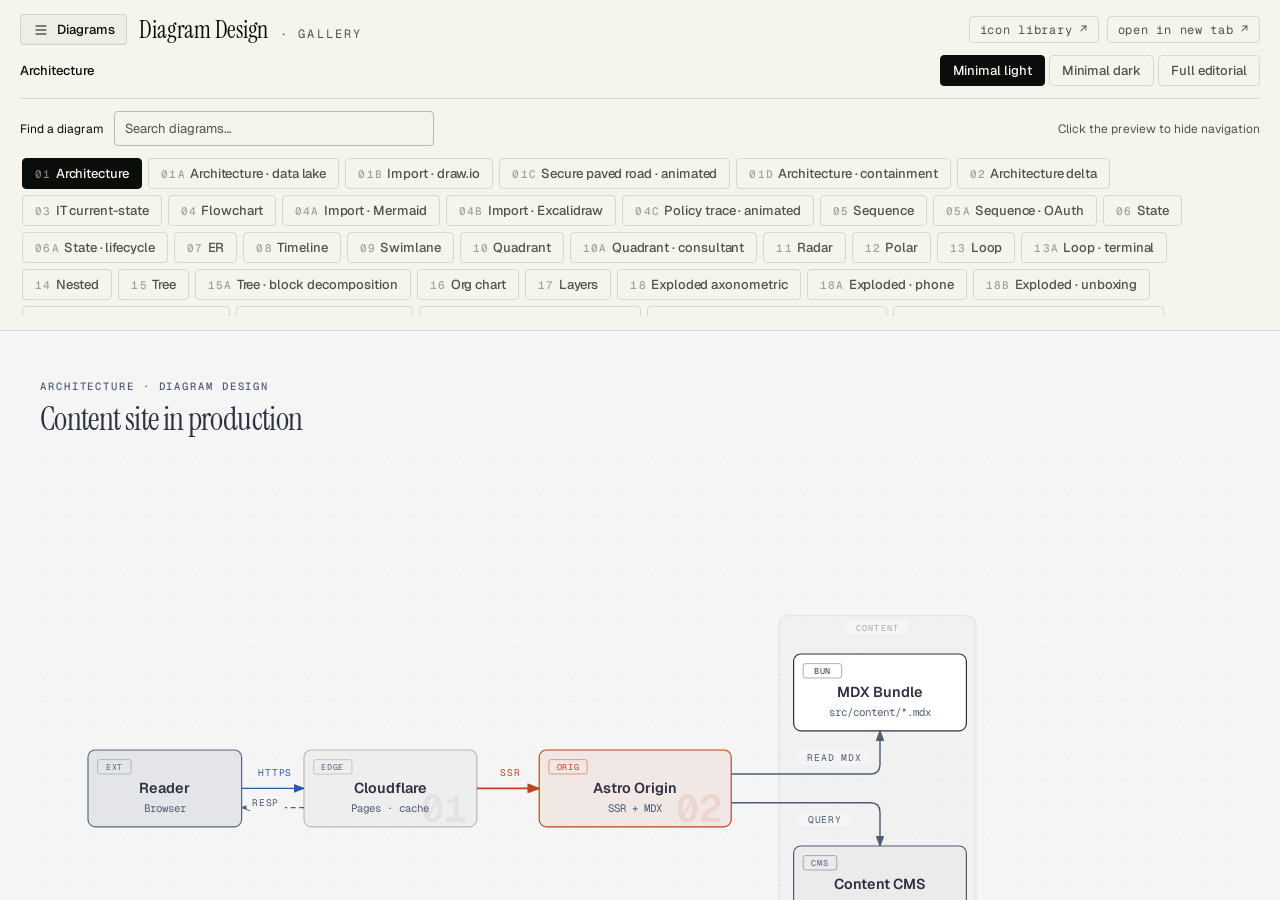
<file: .claude/skills/diagram-design/assets/index.html>
<!doctype html>
<html lang="en">
  <head>
    <meta charset="UTF-8" />
    <meta name="viewport" content="width=device-width, initial-scale=1.0" />
    <title>Diagram Design · Gallery</title>
    <link
      href="https://fonts.googleapis.com/css2?family=Instrument+Serif:ital@0;1&family=Geist:wght@400;500;600&family=Geist+Mono:wght@400;500;600&display=swap"
      rel="stylesheet"
    />
    <style>
      *,
      *::before,
      *::after {
        box-sizing: border-box;
        margin: 0;
        padding: 0;
      }
      :root {
        --paper: #f5f4ed;
        --paper-2: #efeee5;
        --ink: #0b0d0b;
        --muted: #52534e;
        --soft: #65655c;
        --rule: rgba(11, 13, 11, 0.12);
        --rule-strong: rgba(11, 13, 11, 0.25);
        --accent: #f7591f;
        --sans: "Geist", system-ui, sans-serif;
        --serif: "Instrument Serif", serif;
        --mono: "Geist Mono", ui-monospace, monospace;
      }
      html,
      body {
        height: 100%;
      }
      body {
        font-family: var(--sans);
        background: var(--paper);
        color: var(--ink);
        display: flex;
        flex-direction: column;
        overflow: hidden;
      }

      .topbar {
        padding: 0.875rem 1.25rem;
        border-bottom: 1px solid var(--rule);
        flex: 0 0 auto;
      }
      .title-row {
        display: flex;
        align-items: center;
        justify-content: space-between;
        margin-bottom: 0.625rem;
        gap: 1rem;
      }
      .title-row h1 {
        font-family: var(--serif);
        font-size: 1.5rem;
        font-weight: 400;
        letter-spacing: -0.01em;
        line-height: 1;
      }
      .title-row .meta {
        font-family: var(--mono);
        font-size: 0.75rem;
        letter-spacing: 0.18em;
        text-transform: uppercase;
        color: var(--muted);
      }
      .title-row .open-raw {
        font-family: var(--mono);
        font-size: 0.75rem;
        letter-spacing: 0.06em;
        color: var(--muted);
        text-decoration: none;
        padding: 0.3rem 0.625rem;
        border: 1px solid var(--rule);
        border-radius: 4px;
        transition:
          color 0.15s,
          border-color 0.15s;
      }
      .open-raw:hover {
        color: var(--accent);
        border-color: var(--accent);
      }

      .tabs {
        display: flex;
        flex-wrap: wrap;
        gap: 0.375rem;
        margin-bottom: 0.5rem;
      }
      .tabs.variants {
        margin-bottom: 0;
        padding: 0;
        border: 0;
        flex-wrap: nowrap;
        flex: 0 1 auto;
        gap: 0.25rem;
      }
      .tab {
        font-family: var(--sans);
        font-size: 0.8125rem;
        font-weight: 500;
        padding: 0.375rem 0.75rem;
        background: transparent;
        color: var(--muted);
        border: 1px solid var(--rule);
        border-radius: 4px;
        cursor: pointer;
        transition: all 0.12s;
        letter-spacing: -0.005em;
      }
      .tab:hover {
        color: var(--ink);
        border-color: var(--rule-strong);
      }
      .tab:disabled {
        opacity: 0.35;
        cursor: not-allowed;
      }
      .tab.active {
        background: var(--ink);
        color: var(--paper);
        border-color: var(--ink);
      }
      .tab .eyebrow {
        display: inline-block;
        margin-right: 0.25rem;
        font-family: var(--mono);
        font-size: 0.6875rem;
        letter-spacing: 0.12em;
        text-transform: uppercase;
        color: inherit;
        opacity: 0.5;
      }
      .tab.new::after {
        content: "NEW";
        display: inline-block;
        margin-left: 0.35rem;
        font-family: var(--mono);
        font-size: 0.6875rem;
        letter-spacing: 0.12em;
        color: var(--accent);
        vertical-align: 1px;
      }
      .tab.active.new::after {
        color: var(--paper);
      }

      main {
        flex: 1 1 auto;
        position: relative;
        background: var(--paper-2);
        overflow: hidden;
      }
      iframe {
        position: absolute;
        inset: 0;
        width: 100%;
        height: 100%;
        border: 0;
        background: var(--paper);
        display: block;
      }

      [hidden] { display: none !important; }
      main { min-height: 0; }
      .brand, .header-actions, .controls, .catalog-tools {
        display: flex;
        align-items: center;
        gap: 0.75rem;
        min-width: 0;
      }
      .header-actions { gap: 0.5rem; }
      .nav-toggle { display: inline-flex; align-items: center; gap: 0.5rem; flex: 0 0 auto; }
      .nav-toggle svg { width: 16px; height: 16px; }
      .nav-toggle[aria-expanded="true"] { background: var(--paper-2); color: var(--ink); }
      .controls { justify-content: space-between; gap: 1rem; }
      .current-diagram { font-size: 0.8125rem; font-weight: 500; overflow: hidden; text-overflow: ellipsis; white-space: nowrap; }
      .catalog { margin-top: 0.75rem; padding-top: 0.75rem; border-top: 1px solid var(--rule); }
      .catalog-tools { justify-content: space-between; margin-bottom: 0.625rem; }
      .search-label { display: flex; align-items: center; gap: 0.625rem; font-size: 0.75rem; min-width: 0; }
      #diagram-search {
        width: min(20rem, 45vw);
        padding: 0.5rem 0.625rem;
        border: 1px solid var(--rule-strong);
        border-radius: 4px;
        background: transparent;
        font: 0.8125rem var(--sans);
        color: var(--ink);
        caret-color: var(--accent);
      }
      #diagram-search::placeholder { color: var(--muted); }
      .catalog-hint, .empty-results { font-size: 0.75rem; color: var(--muted); }
      #type-tabs {
        max-height: min(10rem, 22vh);
        overflow-y: auto;
        overscroll-behavior: contain;
        scrollbar-width: thin;
        scrollbar-color: var(--rule-strong) var(--paper);
        margin: 0;
        padding: 2px 0.5rem 2px 2px;
      }
      #type-tabs .tab { text-align: left; max-width: 100%; overflow-wrap: anywhere; }
      .empty-results { padding: 0.75rem 0; }
      :is(button, a, input):focus-visible { outline: 2px solid var(--ink); outline-offset: 3px; }
      ::selection { background: var(--ink); color: var(--paper); }
      @media (max-width: 640px) {
        .topbar { padding: 0.75rem; }
        .title-row { flex-wrap: wrap; gap: 0.625rem; }
        .brand { flex: 1 1 auto; }
        .title-row h1 { font-size: 1.35rem; }
        .title-row .meta { display: none; }
        .header-actions { margin-left: auto; }
        .controls { flex-wrap: wrap; gap: 0.5rem; }
        .current-diagram { flex-basis: 100%; }
        .tabs.variants { flex-wrap: wrap; max-width: 100%; }
        .catalog-hint { display: none; }
        .search-label { width: 100%; }
        #diagram-search { flex: 1; width: 0; }
        #type-tabs { max-height: min(8rem, 18vh); }
      }
    </style>
  </head>
  <body>
    <header class="topbar">
      <div class="title-row">
        <div class="brand">
          <button class="tab nav-toggle" id="nav-toggle" type="button" aria-expanded="true" aria-controls="diagram-nav">
            <svg viewBox="0 0 24 24" fill="none" stroke="currentColor" stroke-width="1.5" aria-hidden="true"><path d="M4 6h16M4 12h16M4 18h16"/></svg>
            Diagrams
          </button>
        <h1>
          Diagram Design
          <span
            class="meta"
            style="
              font-family: var(--mono);
              font-size: 0.75rem;
              margin-left: 0.5rem;
            "
            >· gallery</span
          >
        </h1>
        </div>
        <div class="header-actions">
          <a class="open-raw" href="icons.html" target="_blank" rel="noopener"
            >icon library ↗</a
          >
          <a
            class="open-raw"
            id="open-raw"
            href="#"
            target="_blank"
            rel="noopener"
            >open in new tab ↗</a
          >
        </div>
      </div>

      <div class="controls">
        <p class="current-diagram" id="current-diagram">Architecture</p>
        <div
          class="tabs variants"
          id="variant-tabs"
          role="radiogroup"
          aria-label="Variant"
        >
          <button class="tab active" data-variant="">Minimal light</button>
          <button class="tab" data-variant="-dark">Minimal dark</button>
          <button class="tab" data-variant="-full">Full editorial</button>
        </div>
      </div>
      <nav class="catalog" id="diagram-nav" aria-label="Diagram catalog">
        <div class="catalog-tools">
          <label class="search-label" for="diagram-search">Find a diagram
            <input id="diagram-search" type="search" placeholder="Search diagrams…" autocomplete="off" />
          </label>
          <span class="catalog-hint">Click the preview to hide navigation</span>
        </div>
      <div class="tabs" id="type-tabs" role="radiogroup" aria-label="Diagram type">
        <button class="tab active" data-type="architecture">
          <span class="eyebrow">01</span>Architecture
        </button>
        <button class="tab" data-type="datalake" data-parent-type="architecture">
          <span class="eyebrow">01a</span>Architecture · data lake
        </button>
        <button class="tab" data-type="import-drawio" data-parent-type="architecture" data-single>
          <span class="eyebrow">01b</span>Import · draw.io
        </button>
        <button class="tab" data-type="paved-road-animated" data-parent-type="architecture" data-single>
          <span class="eyebrow">01c</span>Secure paved road · animated
        </button>
        <button class="tab" data-type="architecture-containment" data-parent-type="architecture">
          <span class="eyebrow">01d</span>Architecture · containment
        </button>
        <button class="tab" data-type="architecture-delta">
          <span class="eyebrow">02</span>Architecture delta
        </button>
        <button class="tab" data-type="it-state">
          <span class="eyebrow">03</span>IT current-state
        </button>
        <button class="tab" data-type="flowchart">
          <span class="eyebrow">04</span>Flowchart
        </button>
        <button class="tab" data-type="import-mermaid" data-parent-type="flowchart" data-single>
          <span class="eyebrow">04a</span>Import · Mermaid
        </button>
        <button class="tab" data-type="import-excalidraw" data-parent-type="flowchart" data-single>
          <span class="eyebrow">04b</span>Import · Excalidraw
        </button>
        <button class="tab" data-type="policy-trace-animated" data-parent-type="flowchart" data-single>
          <span class="eyebrow">04c</span>Policy trace · animated
        </button>
        <button class="tab" data-type="sequence">
          <span class="eyebrow">05</span>Sequence
        </button>
        <button class="tab" data-type="sequence-oauth" data-parent-type="sequence">
          <span class="eyebrow">05a</span>Sequence · OAuth
        </button>
        <button class="tab" data-type="state">
          <span class="eyebrow">06</span>State
        </button>
        <button class="tab" data-type="state-lifecycle" data-parent-type="state">
          <span class="eyebrow">06a</span>State · lifecycle
        </button>
        <button class="tab" data-type="er">
          <span class="eyebrow">07</span>ER
        </button>
        <button class="tab" data-type="timeline">
          <span class="eyebrow">08</span>Timeline
        </button>
        <button class="tab" data-type="swimlane">
          <span class="eyebrow">09</span>Swimlane
        </button>
        <button class="tab" data-type="quadrant">
          <span class="eyebrow">10</span>Quadrant
        </button>
        <button class="tab" data-type="quadrant-consultant" data-parent-type="quadrant" data-single>
          <span class="eyebrow">10a</span>Quadrant · consultant
        </button>
        <button class="tab" data-type="radar">
          <span class="eyebrow">11</span>Radar
        </button>
        <button class="tab" data-type="polar">
          <span class="eyebrow">12</span>Polar
        </button>
        <button class="tab" data-type="loop">
          <span class="eyebrow">13</span>Loop
        </button>
        <button class="tab" data-type="loop-terminal" data-parent-type="loop" data-single>
          <span class="eyebrow">13a</span>Loop · terminal
        </button>
        <button class="tab" data-type="nested">
          <span class="eyebrow">14</span>Nested
        </button>
        <button class="tab" data-type="tree">
          <span class="eyebrow">15</span>Tree
        </button>
        <button class="tab" data-type="tree-block-decomposition" data-parent-type="tree">
          <span class="eyebrow">15a</span>Tree · block decomposition
        </button>
        <button class="tab" data-type="org-chart">
          <span class="eyebrow">16</span>Org chart
        </button>
        <button class="tab" data-type="layers">
          <span class="eyebrow">17</span>Layers
        </button>
        <button class="tab" data-type="exploded">
          <span class="eyebrow">18</span>Exploded axonometric
        </button>
        <button class="tab" data-type="exploded-phone" data-parent-type="exploded">
          <span class="eyebrow">18a</span>Exploded · phone
        </button>
        <button class="tab" data-type="exploded-unboxing" data-parent-type="exploded">
          <span class="eyebrow">18b</span>Exploded · unboxing
        </button>
        <button class="tab" data-type="exploded-ai-stack" data-parent-type="exploded">
          <span class="eyebrow">18c</span>Exploded · AI agent stack
        </button>
        <button class="tab" data-type="exploded-keyboard" data-parent-type="exploded">
          <span class="eyebrow">18d</span>Exploded · keyboard
        </button>
        <button class="tab" data-type="exploded-phone-animated" data-parent-type="exploded" data-single>
          <span class="eyebrow">18e</span>Exploded · phone, animated
        </button>
        <button class="tab" data-type="exploded-unboxing-animated" data-parent-type="exploded" data-single>
          <span class="eyebrow">18f</span>Exploded · unboxing, animated
        </button>
        <button class="tab" data-type="exploded-ai-stack-animated" data-parent-type="exploded" data-single>
          <span class="eyebrow">18g</span>Exploded · AI agent stack, animated
        </button>
        <button class="tab" data-type="exploded-keyboard-animated" data-parent-type="exploded" data-single>
          <span class="eyebrow">18h</span>Exploded · keyboard, animated
        </button>
        <button class="tab" data-type="axonometric-plan">
          <span class="eyebrow">19</span>Axonometric plan
        </button>
        <button class="tab" data-type="axonometric-plan-campus" data-parent-type="axonometric-plan">
          <span class="eyebrow">19a</span>Axonometric plan · campus
        </button>
        <button class="tab" data-type="axonometric-plan-coffee-shop" data-parent-type="axonometric-plan">
          <span class="eyebrow">19b</span>Axonometric plan · coffee shop
        </button>
        <button class="tab" data-type="axonometric-plan-warehouse" data-parent-type="axonometric-plan">
          <span class="eyebrow">19c</span>Axonometric plan · warehouse
        </button>
        <button class="tab" data-type="axonometric-plan-campus-animated" data-parent-type="axonometric-plan" data-single>
          <span class="eyebrow">19d</span>Axonometric plan · campus, animated
        </button>
        <button class="tab" data-type="axonometric-plan-coffee-shop-animated" data-parent-type="axonometric-plan" data-single>
          <span class="eyebrow">19e</span>Axonometric plan · coffee shop, animated
        </button>
        <button class="tab" data-type="axonometric-plan-warehouse-animated" data-parent-type="axonometric-plan" data-single>
          <span class="eyebrow">19f</span>Axonometric plan · warehouse, animated
        </button>
        <button class="tab" data-type="venn">
          <span class="eyebrow">20</span>Venn
        </button>
        <button class="tab" data-type="pyramid">
          <span class="eyebrow">21</span>Pyramid
        </button>
        <button class="tab" data-type="bar">
          <span class="eyebrow">22</span>Bar
        </button>
        <button class="tab" data-type="waterfall">
          <span class="eyebrow">23</span>Waterfall
        </button>
        <button class="tab" data-type="treemap">
          <span class="eyebrow">24</span>Treemap
        </button>
        <button class="tab" data-type="marimekko" data-parent-type="treemap">
          <span class="eyebrow">24a</span>Marimekko
        </button>
        <button class="tab" data-type="heatmap">
          <span class="eyebrow">25</span>Heatmap
        </button>
        <button class="tab" data-type="line">
          <span class="eyebrow">26</span>Line
        </button>
        <button class="tab" data-type="slopegraph" data-parent-type="line">
          <span class="eyebrow">26a</span>Line · slopegraph
        </button>
        <button class="tab" data-type="ridgeline" data-parent-type="line">
          <span class="eyebrow">26b</span>Line · ridgeline
        </button>
        <button class="tab" data-type="streamgraph" data-parent-type="line">
          <span class="eyebrow">26c</span>Line · streamgraph
        </button>
        <button class="tab" data-type="bump" data-parent-type="line">
          <span class="eyebrow">26d</span>Line · bump
        </button>
        <button class="tab" data-type="gantt">
          <span class="eyebrow">27</span>Gantt
        </button>
        <button class="tab" data-type="scatter">
          <span class="eyebrow">28</span>Scatter
        </button>
        <button class="tab" data-type="bubble" data-parent-type="scatter">
          <span class="eyebrow">28a</span>Scatter · bubble
        </button>
        <button class="tab" data-type="beeswarm" data-parent-type="scatter">
          <span class="eyebrow">28b</span>Scatter · beeswarm
        </button>
        <button class="tab" data-type="high-level">
          <span class="eyebrow">29</span>High-Level
        </button>
        <button class="tab" data-type="high-level-vertical" data-parent-type="high-level">
          <span class="eyebrow">29a</span>High-Level / Parametric
        </button>
        <button class="tab" data-type="process">
          <span class="eyebrow">30</span>Process
        </button>
        <button class="tab" data-type="medallion">
          <span class="eyebrow">31</span>Medallion
        </button>
        <button class="tab" data-type="data-flow">
          <span class="eyebrow">32</span>Data flow
        </button>
        <button class="tab" data-type="queue-animated" data-parent-type="data-flow" data-single>
          <span class="eyebrow">32a</span>Fan-in queue · animated
        </button>
        <button class="tab" data-type="dp-integration">
          <span class="eyebrow">33</span>DP integration
        </button>
        <button class="tab" data-type="dp-security-matrix">
          <span class="eyebrow">34</span>DP security matrix
        </button>
        <button class="tab" data-type="sankey">
          <span class="eyebrow">35</span>Sankey
        </button>
        <button class="tab" data-type="fishbone">
          <span class="eyebrow">36</span>Fishbone
        </button>
        <button class="tab" data-type="wardley">
          <span class="eyebrow">37</span>Wardley map
        </button>
        <button class="tab" data-type="kanban">
          <span class="eyebrow">38</span>Kanban
        </button>
        <button class="tab" data-type="journey">
          <span class="eyebrow">39</span>User journey
        </button>
        <button class="tab" data-type="deployment">
          <span class="eyebrow">40</span>Deployment
        </button>
        <button class="tab" data-type="dependency">
          <span class="eyebrow">41</span>Dependency graph
        </button>
        <button class="tab" data-type="uml-class">
          <span class="eyebrow">42</span>UML class
        </button>
        <button class="tab" data-type="story-map">
          <span class="eyebrow">43</span>Story map
        </button>
        <button class="tab" data-type="db-schema">
          <span class="eyebrow">44</span>Database schema
        </button>
        <button class="tab" data-type="service-blueprint">
          <span class="eyebrow">45</span>Service blueprint
        </button>
      </div>

        <p class="empty-results" id="empty-results" role="status" hidden>No diagrams found. Try another search.</p>
      </nav>
    </header>

    <main>
      <iframe
        id="preview"
        src="example-architecture.html"
        title="Preview"
      ></iframe>
    </main>

    <script>
      const state = { type: "architecture", variant: "" };
      const iframe = document.getElementById("preview");
      const openRaw = document.getElementById("open-raw");

      const nav = document.getElementById("diagram-nav");
      const navToggle = document.getElementById("nav-toggle");
      const search = document.getElementById("diagram-search");
      const typeTabs = [...document.querySelectorAll("#type-tabs .tab")];
      const diagramName = (tab) => [...tab.childNodes]
        .filter((node) => node.nodeType === Node.TEXT_NODE)
        .map((node) => node.textContent).join("").trim();

      function setNavigation(open) {
        nav.hidden = !open;
        navToggle.setAttribute("aria-expanded", String(open));
      }
      navToggle.addEventListener("click", () => setNavigation(nav.hidden));
      nav.addEventListener("keydown", (event) => {
        if (event.key === "Escape") {
          setNavigation(false);
          navToggle.focus();
        }
      });
      function filterDiagrams() {
        const query = search.value.trim().toLowerCase();
        typeTabs.forEach((tab) => {
          tab.hidden = !diagramName(tab).toLowerCase().includes(query);
        });
        const visible = typeTabs.filter((tab) => !tab.hidden);
        // Keep one visible option reachable with Tab even if selection is filtered out.
        const focusable = visible.find((tab) => tab.dataset.type === state.type) || visible[0];
        typeTabs.forEach((tab) => { tab.tabIndex = tab === focusable ? 0 : -1; });
        document.getElementById("empty-results").hidden = visible.length > 0;
      }
      search.addEventListener("input", filterDiagrams);
      // Collapse on click, not pointerdown: hiding the catalog moves the preview
      // up, so collapsing mid-press would pull a control out from under the pointer
      // and its click would never fire.
      document.querySelector("main").addEventListener("click", () => setNavigation(false));
      iframe.addEventListener("load", () => {
        try {
          // Iframe events do not bubble to the gallery. Bind after each example load.
          iframe.contentDocument.addEventListener("click", () => setNavigation(false));
        } catch {
          // Local file previews may have an opaque origin; focus is handled below.
        }
      });
      // Opaque local previews expose only the focus change on press. Wait for a
      // normal click to finish inside the example before moving it.
      const PREVIEW_CLICK_GRACE_MS = 400;
      let blurCollapse = 0;
      window.addEventListener("blur", () => {
        if (document.activeElement !== iframe) return;
        let accessible = false;
        try { accessible = iframe.contentDocument !== null; } catch { accessible = false; }
        if (accessible) return;
        clearTimeout(blurCollapse);
        blurCollapse = setTimeout(() => {
          if (document.activeElement === iframe) setNavigation(false);
        }, PREVIEW_CLICK_GRACE_MS);
      });

      function update() {
        const activeType = [...document.querySelectorAll("#type-tabs .tab")].find(
          (tab) => tab.dataset.type === state.type,
        );
        const name = diagramName(activeType);
        document.getElementById("current-diagram").textContent = name;
        iframe.title = `${name} preview`;
        const single = activeType && activeType.hasAttribute("data-single");
        const variantTabs = document.querySelectorAll("#variant-tabs .tab");
        if (single) state.variant = "";
        variantTabs.forEach((tab) => {
          tab.disabled = single && tab.dataset.variant !== "";
        });
        for (const [containerId, key] of [
          ["type-tabs", "type"],
          ["variant-tabs", "variant"],
        ]) {
          document.querySelectorAll(`#${containerId} .tab`).forEach((tab) => {
            const active = tab.dataset[key] === state[key];
            tab.classList.toggle("active", active);
            tab.setAttribute("aria-checked", String(active));
            tab.tabIndex = active ? 0 : -1;
          });
        }
        const src = `example-${state.type}${state.variant}.html`;
        iframe.src = src;
        openRaw.href = src;
        filterDiagrams();
        const selectedTabs = document.querySelectorAll('#variant-tabs [role="radio"][aria-checked="true"]');
        iframe.setAttribute(
          "aria-labelledby",
          ["current-diagram", ...[...selectedTabs].map((tab) => tab.id)].join(" "),
        );
      }

      function bindTabs(containerId, key) {
        const container = document.getElementById(containerId);
        const tabs = [...container.querySelectorAll(".tab")];
        tabs.forEach((tab, index) => {
          tab.id = `${containerId}-${index}`;
          tab.setAttribute("role", "radio");
          tab.setAttribute("aria-controls", "preview");
        });

        function activate(tab, focus = false) {
          state[key] = tab.dataset[key];
          update();
          if (focus) tab.focus();
        }

        container.addEventListener("click", (e) => {
          const btn = e.target.closest(".tab");
          if (!btn || btn.disabled) return;
          activate(btn);
        });
        container.addEventListener("keydown", (e) => {
          const current = e.target.closest('[role="radio"]');
          if (!current || !container.contains(current)) return;
          const enabledTabs = tabs.filter((tab) => !tab.disabled && !tab.hidden);
          const index = enabledTabs.indexOf(current);
          let next;
          if (e.key === "ArrowRight" || e.key === "ArrowDown") {
            next = enabledTabs[(index + 1) % enabledTabs.length];
          }
          if (e.key === "ArrowLeft" || e.key === "ArrowUp") {
            next = enabledTabs[(index - 1 + enabledTabs.length) % enabledTabs.length];
          }
          if (e.key === "Home") next = enabledTabs[0];
          if (e.key === "End") next = enabledTabs.at(-1);
          if (!next) return;
          e.preventDefault();
          activate(next, true);
        });
      }

      bindTabs("type-tabs", "type");
      bindTabs("variant-tabs", "variant");
      update();
    </script>
  </body>
</html>
</file>
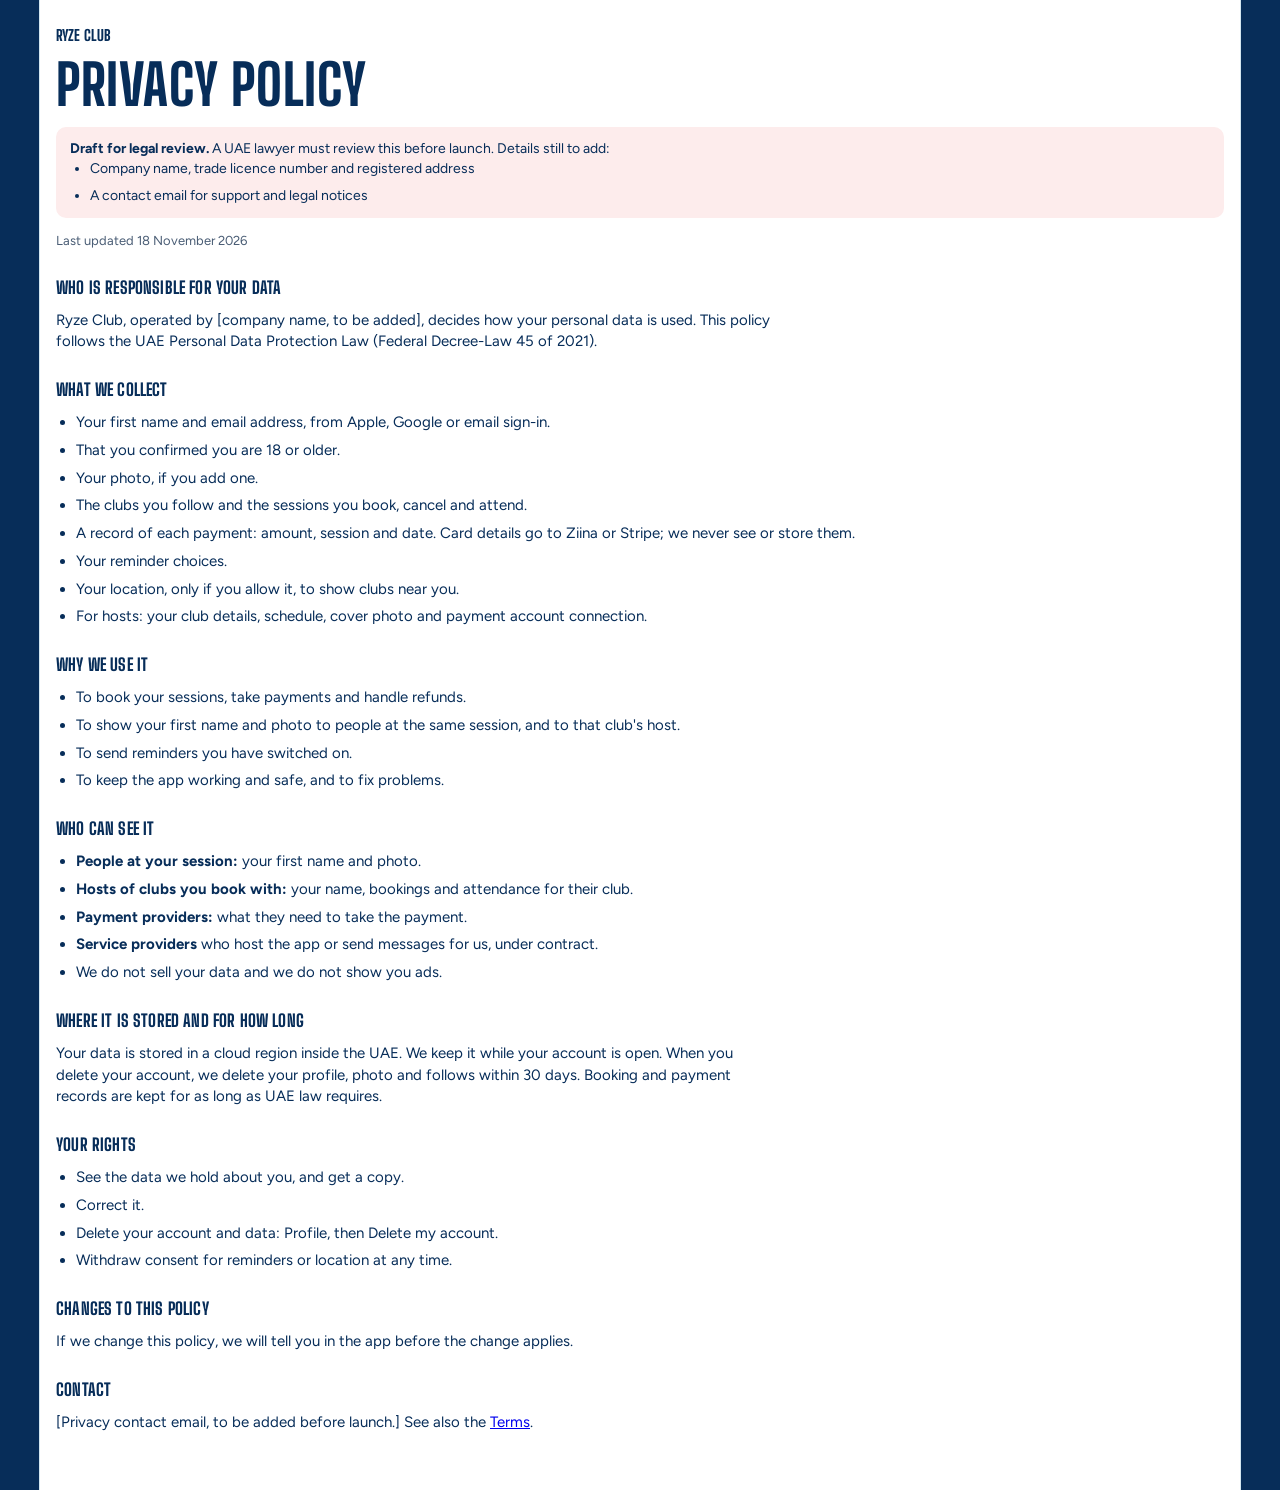
<file: privacy.html>
<!doctype html>
<html lang="en">
<head>
  <meta charset="utf-8">
  <meta name="color-scheme" content="light">
  <meta name="viewport" content="width=device-width, initial-scale=1, viewport-fit=cover">
  <title>Privacy policy · Ryze Club</title>
  <script>(function () { var t = null; try { t = localStorage.getItem('ryze-theme-v2'); } catch (e) {} if (!t) t = 'seal'; if (["scarlet", "watermelon", "court", "kinetic", "seal"].indexOf(t) >= 0) document.documentElement.dataset.theme = t; })();</script>
  <link rel="preconnect" href="https://fonts.googleapis.com">
  <link rel="stylesheet" href="https://fonts.googleapis.com/css2?family=Big+Shoulders+Display:wght@700;800;900&family=Figtree:wght@400;500;600;700&display=swap">
  <link rel="stylesheet" href="styles.css?v=37">
</head>
<body>
<div id="app"><main class="docpage">
  <a class="home" href="./">ryze club</a>
  <h1>Privacy policy</h1>
  <div class="draft"><p><b>Draft for legal review.</b> A UAE lawyer must review this before launch. Details still to add:</p>
    <ul><li>Company name, trade licence number and registered address</li><li>A contact email for support and legal notices</li></ul></div>
  <p class="mut sm">Last updated 18 November 2026</p>

  <h2>Who is responsible for your data</h2>
  <p>Ryze Club, operated by [company name, to be added], decides how your personal data is used. This policy follows the UAE Personal Data Protection Law (Federal Decree-Law 45 of 2021).</p>

  <h2>What we collect</h2>
  <ul>
    <li>Your first name and email address, from Apple, Google or email sign-in.</li>
    <li>That you confirmed you are 18 or older.</li>
    <li>Your photo, if you add one.</li>
    <li>The clubs you follow and the sessions you book, cancel and attend.</li>
    <li>A record of each payment: amount, session and date. Card details go to Ziina or Stripe; we never see or store them.</li>
    <li>Your reminder choices.</li>
    <li>Your location, only if you allow it, to show clubs near you.</li>
    <li>For hosts: your club details, schedule, cover photo and payment account connection.</li>
  </ul>

  <h2>Why we use it</h2>
  <ul>
    <li>To book your sessions, take payments and handle refunds.</li>
    <li>To show your first name and photo to people at the same session, and to that club's host.</li>
    <li>To send reminders you have switched on.</li>
    <li>To keep the app working and safe, and to fix problems.</li>
  </ul>

  <h2>Who can see it</h2>
  <ul>
    <li><b>People at your session:</b> your first name and photo.</li>
    <li><b>Hosts of clubs you book with:</b> your name, bookings and attendance for their club.</li>
    <li><b>Payment providers:</b> what they need to take the payment.</li>
    <li><b>Service providers</b> who host the app or send messages for us, under contract.</li>
    <li>We do not sell your data and we do not show you ads.</li>
  </ul>

  <h2>Where it is stored and for how long</h2>
  <p>Your data is stored in a cloud region inside the UAE. We keep it while your account is open. When you delete your account, we delete your profile, photo and follows within 30 days. Booking and payment records are kept for as long as UAE law requires.</p>

  <h2>Your rights</h2>
  <ul>
    <li>See the data we hold about you, and get a copy.</li>
    <li>Correct it.</li>
    <li>Delete your account and data: Profile, then Delete my account.</li>
    <li>Withdraw consent for reminders or location at any time.</li>
  </ul>

  <h2>Changes to this policy</h2>
  <p>If we change this policy, we will tell you in the app before the change applies.</p>

  <h2>Contact</h2>
  <p>[Privacy contact email, to be added before launch.] See also the <a href="terms.html">Terms</a>.</p>
</main></div>
</body>
</html>
</file>
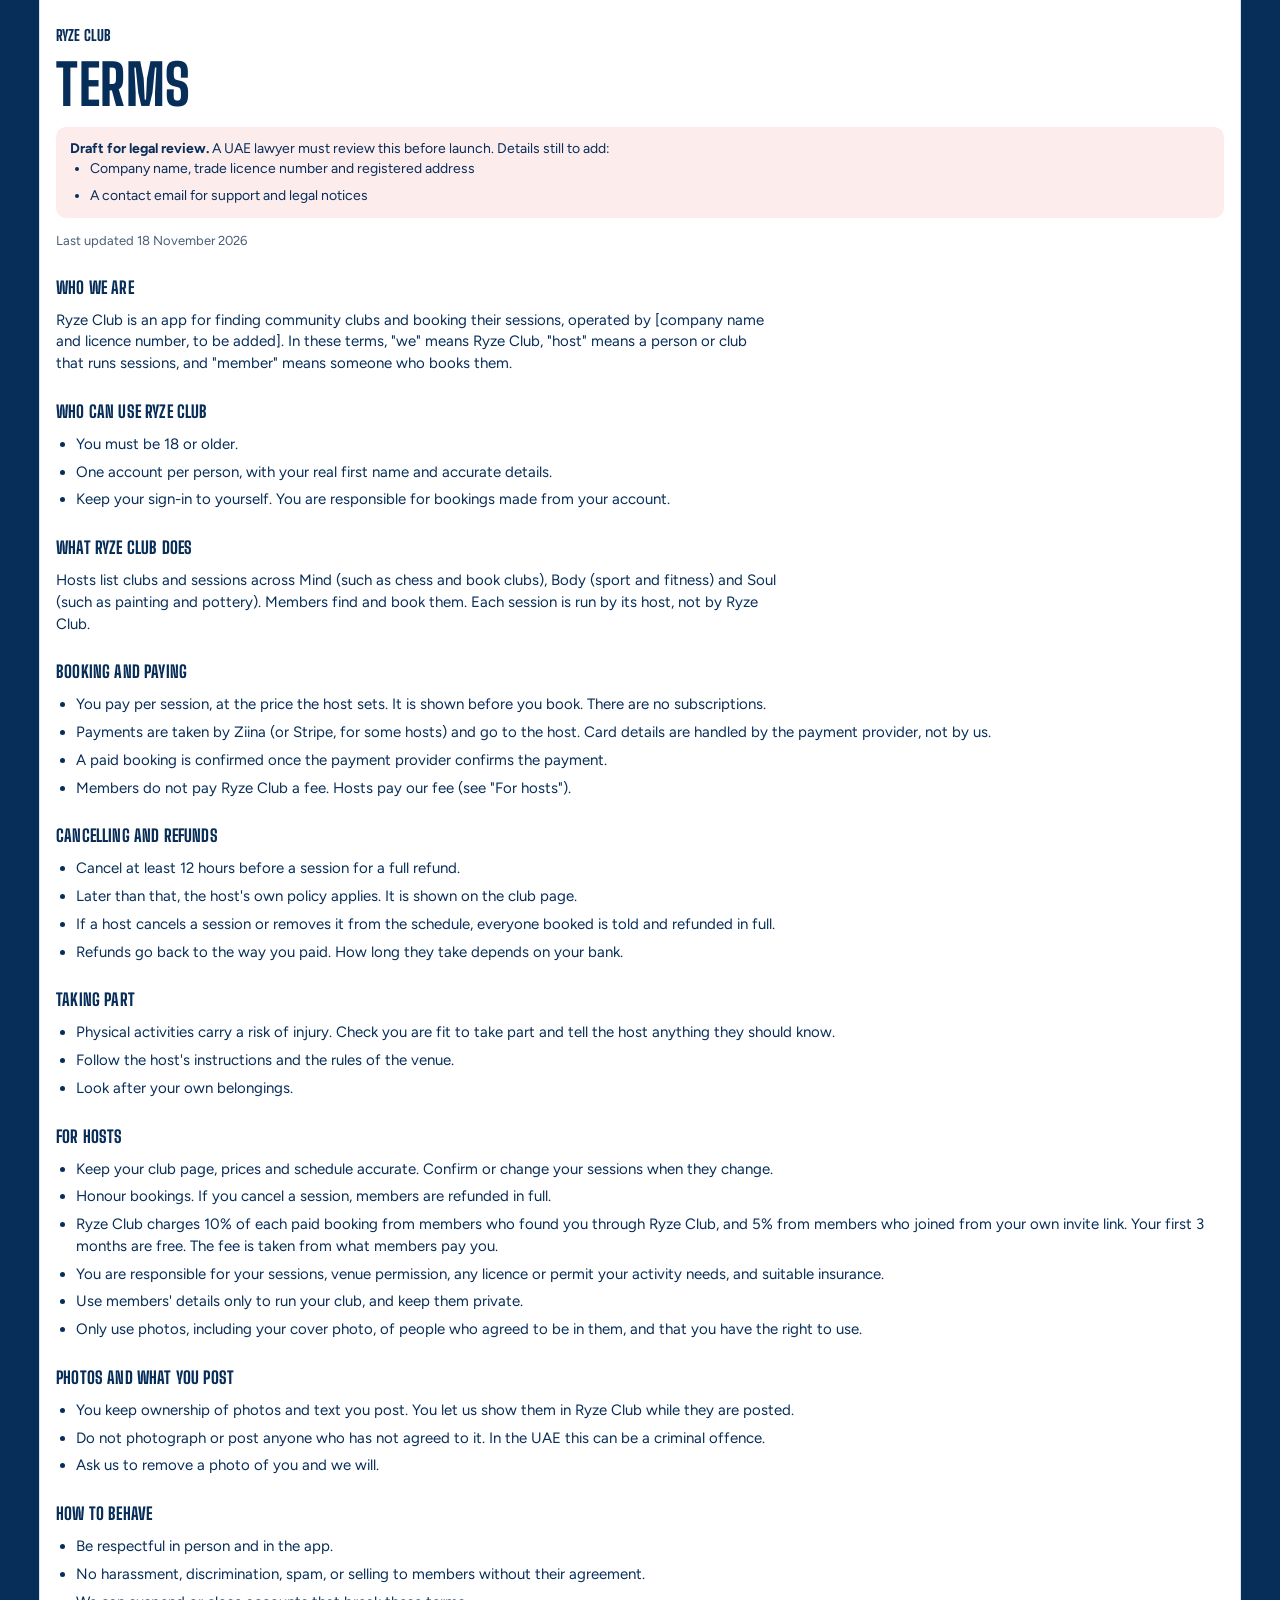
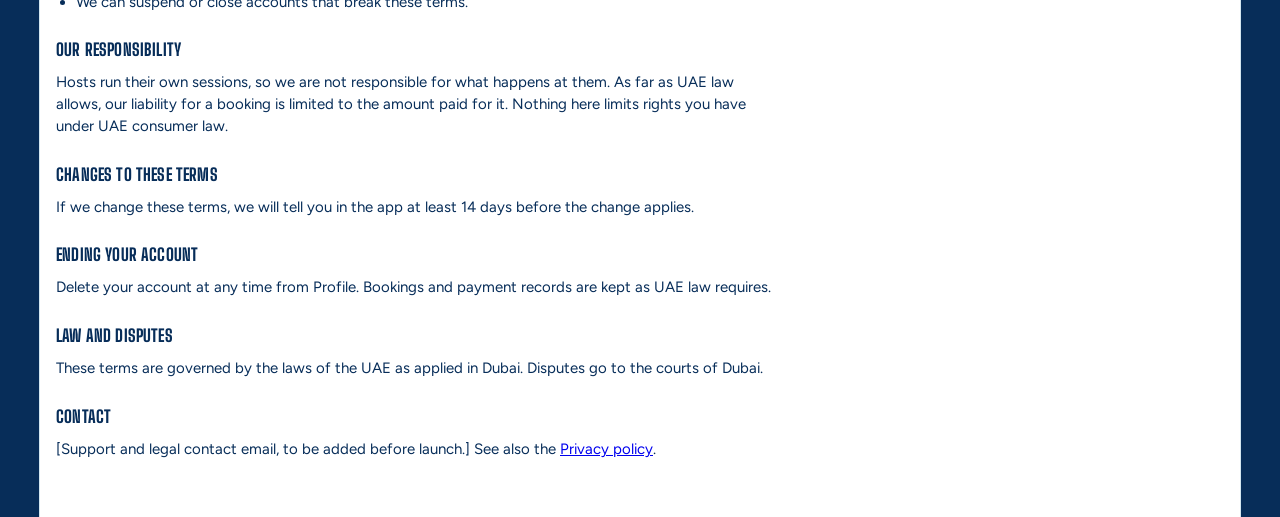
<file: terms.html>
<!doctype html>
<html lang="en">
<head>
  <meta charset="utf-8">
  <meta name="color-scheme" content="light">
  <meta name="viewport" content="width=device-width, initial-scale=1, viewport-fit=cover">
  <title>Terms · Ryze Club</title>
  <script>(function () { var t = null; try { t = localStorage.getItem('ryze-theme-v2'); } catch (e) {} if (!t) t = 'seal'; if (["scarlet", "watermelon", "court", "kinetic", "seal"].indexOf(t) >= 0) document.documentElement.dataset.theme = t; })();</script>
  <link rel="preconnect" href="https://fonts.googleapis.com">
  <link rel="stylesheet" href="https://fonts.googleapis.com/css2?family=Big+Shoulders+Display:wght@700;800;900&family=Figtree:wght@400;500;600;700&display=swap">
  <link rel="stylesheet" href="styles.css?v=37">
</head>
<body>
<div id="app"><main class="docpage">
  <a class="home" href="./">ryze club</a>
  <h1>Terms</h1>
  <div class="draft"><p><b>Draft for legal review.</b> A UAE lawyer must review this before launch. Details still to add:</p>
    <ul><li>Company name, trade licence number and registered address</li><li>A contact email for support and legal notices</li></ul></div>
  <p class="mut sm">Last updated 18 November 2026</p>

  <h2>Who we are</h2>
  <p>Ryze Club is an app for finding community clubs and booking their sessions, operated by [company name and licence number, to be added]. In these terms, "we" means Ryze Club, "host" means a person or club that runs sessions, and "member" means someone who books them.</p>

  <h2>Who can use Ryze Club</h2>
  <ul>
    <li>You must be 18 or older.</li>
    <li>One account per person, with your real first name and accurate details.</li>
    <li>Keep your sign-in to yourself. You are responsible for bookings made from your account.</li>
  </ul>

  <h2>What Ryze Club does</h2>
  <p>Hosts list clubs and sessions across Mind (such as chess and book clubs), Body (sport and fitness) and Soul (such as painting and pottery). Members find and book them. Each session is run by its host, not by Ryze Club.</p>

  <h2>Booking and paying</h2>
  <ul>
    <li>You pay per session, at the price the host sets. It is shown before you book. There are no subscriptions.</li>
    <li>Payments are taken by Ziina (or Stripe, for some hosts) and go to the host. Card details are handled by the payment provider, not by us.</li>
    <li>A paid booking is confirmed once the payment provider confirms the payment.</li>
    <li>Members do not pay Ryze Club a fee. Hosts pay our fee (see "For hosts").</li>
  </ul>

  <h2>Cancelling and refunds</h2>
  <ul>
    <li>Cancel at least 12 hours before a session for a full refund.</li>
    <li>Later than that, the host's own policy applies. It is shown on the club page.</li>
    <li>If a host cancels a session or removes it from the schedule, everyone booked is told and refunded in full.</li>
    <li>Refunds go back to the way you paid. How long they take depends on your bank.</li>
  </ul>

  <h2>Taking part</h2>
  <ul>
    <li>Physical activities carry a risk of injury. Check you are fit to take part and tell the host anything they should know.</li>
    <li>Follow the host's instructions and the rules of the venue.</li>
    <li>Look after your own belongings.</li>
  </ul>

  <h2>For hosts</h2>
  <ul>
    <li>Keep your club page, prices and schedule accurate. Confirm or change your sessions when they change.</li>
    <li>Honour bookings. If you cancel a session, members are refunded in full.</li>
    <li>Ryze Club charges 10% of each paid booking from members who found you through Ryze Club, and 5% from members who joined from your own invite link. Your first 3 months are free. The fee is taken from what members pay you.</li>
    <li>You are responsible for your sessions, venue permission, any licence or permit your activity needs, and suitable insurance.</li>
    <li>Use members' details only to run your club, and keep them private.</li>
    <li>Only use photos, including your cover photo, of people who agreed to be in them, and that you have the right to use.</li>
  </ul>

  <h2>Photos and what you post</h2>
  <ul>
    <li>You keep ownership of photos and text you post. You let us show them in Ryze Club while they are posted.</li>
    <li>Do not photograph or post anyone who has not agreed to it. In the UAE this can be a criminal offence.</li>
    <li>Ask us to remove a photo of you and we will.</li>
  </ul>

  <h2>How to behave</h2>
  <ul>
    <li>Be respectful in person and in the app.</li>
    <li>No harassment, discrimination, spam, or selling to members without their agreement.</li>
    <li>We can suspend or close accounts that break these terms.</li>
  </ul>

  <h2>Our responsibility</h2>
  <p>Hosts run their own sessions, so we are not responsible for what happens at them. As far as UAE law allows, our liability for a booking is limited to the amount paid for it. Nothing here limits rights you have under UAE consumer law.</p>

  <h2>Changes to these terms</h2>
  <p>If we change these terms, we will tell you in the app at least 14 days before the change applies.</p>

  <h2>Ending your account</h2>
  <p>Delete your account at any time from Profile. Bookings and payment records are kept as UAE law requires.</p>

  <h2>Law and disputes</h2>
  <p>These terms are governed by the laws of the UAE as applied in Dubai. Disputes go to the courts of Dubai.</p>

  <h2>Contact</h2>
  <p>[Support and legal contact email, to be added before launch.] See also the <a href="privacy.html">Privacy policy</a>.</p>
</main></div>
</body>
</html>
</file>
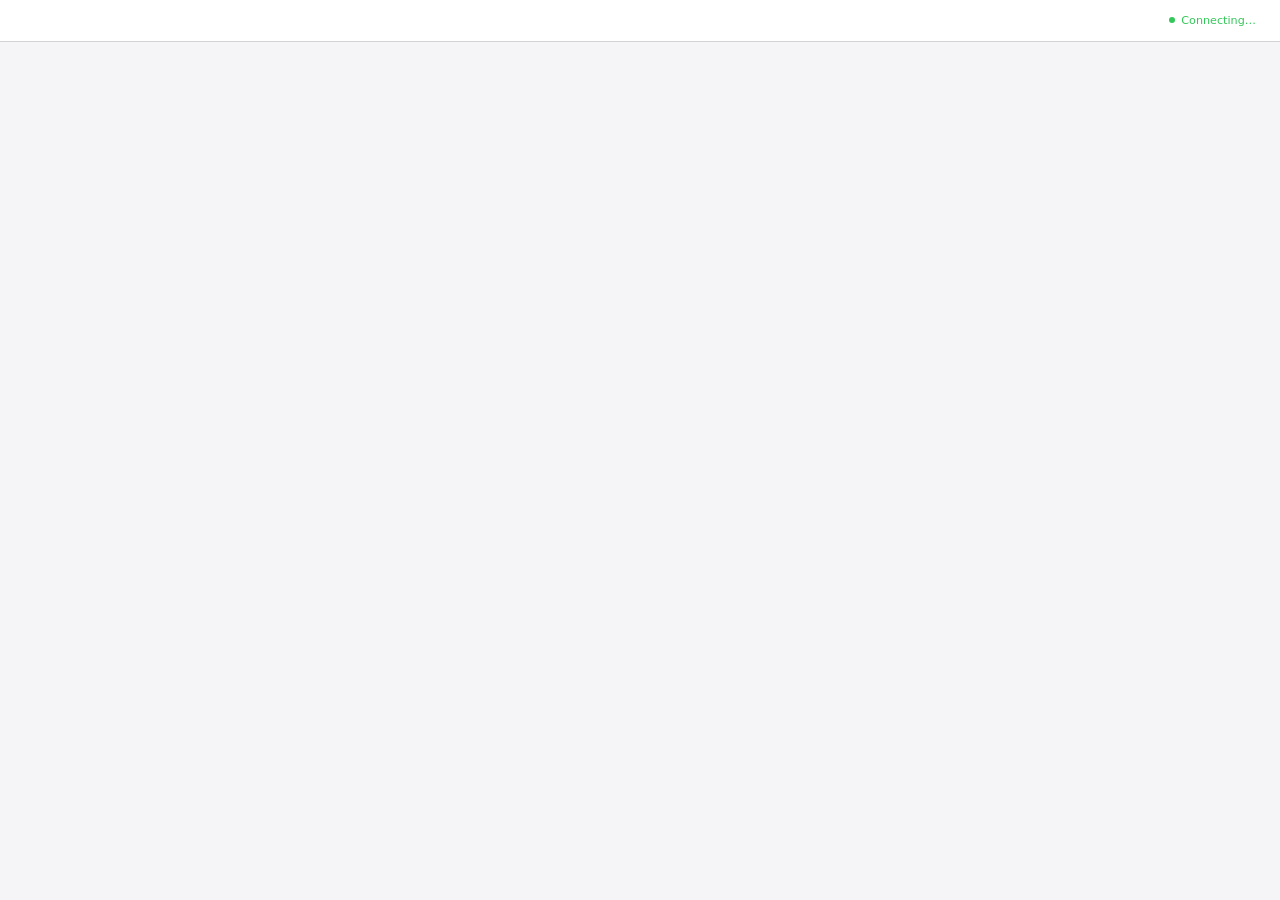
<file: .claude/skills/brainstorming/scripts/frame-template.html>
<!DOCTYPE html>
<html>
<head>
  <meta charset="utf-8">
  <title>Superpowers Brainstorming</title>
  <style>
    /*
     * BRAINSTORM COMPANION FRAME TEMPLATE
     *
     * This template provides a consistent frame with:
     * - OS-aware light/dark theming
     * - Header branding and connection status
     * - Scrollable main content area
     * - CSS helpers for common UI patterns
     *
     * Content is injected via placeholder comment in #frame-content.
     */

    * { box-sizing: border-box; margin: 0; padding: 0; }
    html, body { height: 100%; overflow: hidden; }

    /* ===== THEME VARIABLES ===== */
    :root {
      --bg-primary: #f5f5f7;
      --bg-secondary: #ffffff;
      --bg-tertiary: #e5e5e7;
      --border: #d1d1d6;
      --text-primary: #1d1d1f;
      --text-secondary: #86868b;
      --text-tertiary: #aeaeb2;
      --accent: #0071e3;
      --accent-hover: #0077ed;
      --success: #34c759;
      --warning: #ff9f0a;
      --error: #ff3b30;
      --selected-bg: #e8f4fd;
      --selected-border: #0071e3;
    }

    @media (prefers-color-scheme: dark) {
      :root {
        --bg-primary: #1d1d1f;
        --bg-secondary: #2d2d2f;
        --bg-tertiary: #3d3d3f;
        --border: #424245;
        --text-primary: #f5f5f7;
        --text-secondary: #86868b;
        --text-tertiary: #636366;
        --accent: #0a84ff;
        --accent-hover: #409cff;
        --selected-bg: rgba(10, 132, 255, 0.15);
        --selected-border: #0a84ff;
      }
    }

    body {
      font-family: system-ui, -apple-system, BlinkMacSystemFont, sans-serif;
      background: var(--bg-primary);
      color: var(--text-primary);
      display: flex;
      flex-direction: column;
      line-height: 1.5;
    }

    /* ===== FRAME STRUCTURE ===== */
    .brand { display: flex; align-items: center; min-width: 0; overflow: hidden; color: var(--text-secondary); line-height: 1; }
    .brand a { color: inherit; text-decoration: none; display: flex; align-items: center; gap: 0.5rem; min-width: 0; max-width: 100%; line-height: 1; }
    .brand-copy { display: block; min-width: 0; overflow: hidden; text-overflow: ellipsis; white-space: nowrap; line-height: 1; transform: translateY(-1px); }
    .brand-logo { display: block; height: 1em; width: auto; max-width: 180px; flex-shrink: 0; filter: invert(1); }
    @media (prefers-color-scheme: dark) {
      .brand-logo { filter: none; }
    }
    .status { font-size: 0.7rem; color: var(--status-color, var(--success)); display: flex; align-items: center; gap: 0.4rem; justify-self: end; white-space: nowrap; line-height: 1; }
    .status::before { content: ''; width: 6px; height: 6px; background: var(--status-color, var(--success)); border-radius: 50%; }

    .main { flex: 1; overflow-y: auto; }
    #frame-content { padding: 2rem; min-height: 100%; }

    .header {
      background: var(--bg-secondary);
      border-bottom: 1px solid var(--border);
      padding: 0.5rem 1.5rem;
      flex-shrink: 0;
      display: grid;
      grid-template-columns: minmax(0, 1fr) auto;
      align-items: center;
      gap: 1rem;
      min-height: 42px;
    }
    .header .brand { justify-self: start; width: 100%; font-size: 0.75rem; line-height: 1; }
    .header .status { grid-column: 2; line-height: 1; }
    .header span {
      font-size: 0.75rem;
      color: var(--text-secondary);
    }
    .header .selected-text {
      color: var(--accent);
      font-weight: 500;
    }

    /* ===== TYPOGRAPHY ===== */
    h2 { font-size: 1.5rem; font-weight: 600; margin-bottom: 0.5rem; }
    h3 { font-size: 1.1rem; font-weight: 600; margin-bottom: 0.25rem; }
    .subtitle { color: var(--text-secondary); margin-bottom: 1.5rem; }
    .section { margin-bottom: 2rem; }
    .label { font-size: 0.7rem; color: var(--text-secondary); text-transform: uppercase; letter-spacing: 0.05em; margin-bottom: 0.5rem; }

    /* ===== OPTIONS (for A/B/C choices) ===== */
    .options { display: flex; flex-direction: column; gap: 0.75rem; }
    .option {
      background: var(--bg-secondary);
      border: 2px solid var(--border);
      border-radius: 12px;
      padding: 1rem 1.25rem;
      cursor: pointer;
      transition: all 0.15s ease;
      display: flex;
      align-items: flex-start;
      gap: 1rem;
    }
    .option:hover { border-color: var(--accent); }
    .option.selected { background: var(--selected-bg); border-color: var(--selected-border); }
    .option .letter {
      background: var(--bg-tertiary);
      color: var(--text-secondary);
      width: 1.75rem; height: 1.75rem;
      border-radius: 6px;
      display: flex; align-items: center; justify-content: center;
      font-weight: 600; font-size: 0.85rem; flex-shrink: 0;
    }
    .option.selected .letter { background: var(--accent); color: white; }
    .option .content { flex: 1; }
    .option .content h3 { font-size: 0.95rem; margin-bottom: 0.15rem; }
    .option .content p { color: var(--text-secondary); font-size: 0.85rem; margin: 0; }

    /* ===== CARDS (for showing designs/mockups) ===== */
    .cards { display: grid; grid-template-columns: repeat(auto-fit, minmax(280px, 1fr)); gap: 1rem; }
    .card {
      background: var(--bg-secondary);
      border: 1px solid var(--border);
      border-radius: 12px;
      overflow: hidden;
      cursor: pointer;
      transition: all 0.15s ease;
    }
    .card:hover { border-color: var(--accent); transform: translateY(-2px); box-shadow: 0 4px 12px rgba(0,0,0,0.1); }
    .card.selected { border-color: var(--selected-border); border-width: 2px; }
    .card-image { background: var(--bg-tertiary); aspect-ratio: 16/10; display: flex; align-items: center; justify-content: center; }
    .card-body { padding: 1rem; }
    .card-body h3 { margin-bottom: 0.25rem; }
    .card-body p { color: var(--text-secondary); font-size: 0.85rem; }

    /* ===== MOCKUP CONTAINER ===== */
    .mockup {
      background: var(--bg-secondary);
      border: 1px solid var(--border);
      border-radius: 12px;
      overflow: hidden;
      margin-bottom: 1.5rem;
    }
    .mockup-header {
      background: var(--bg-tertiary);
      padding: 0.5rem 1rem;
      font-size: 0.75rem;
      color: var(--text-secondary);
      border-bottom: 1px solid var(--border);
    }
    .mockup-body { padding: 1.5rem; }

    /* ===== SPLIT VIEW (side-by-side comparison) ===== */
    .split { display: grid; grid-template-columns: 1fr 1fr; gap: 1.5rem; }
    @media (max-width: 700px) { .split { grid-template-columns: 1fr; } }

    /* ===== PROS/CONS ===== */
    .pros-cons { display: grid; grid-template-columns: 1fr 1fr; gap: 1rem; margin: 1rem 0; }
    .pros, .cons { background: var(--bg-secondary); border-radius: 8px; padding: 1rem; }
    .pros h4 { color: var(--success); font-size: 0.85rem; margin-bottom: 0.5rem; }
    .cons h4 { color: var(--error); font-size: 0.85rem; margin-bottom: 0.5rem; }
    .pros ul, .cons ul { margin-left: 1.25rem; font-size: 0.85rem; color: var(--text-secondary); }
    .pros li, .cons li { margin-bottom: 0.25rem; }

    /* ===== PLACEHOLDER (for mockup areas) ===== */
    .placeholder {
      background: var(--bg-tertiary);
      border: 2px dashed var(--border);
      border-radius: 8px;
      padding: 2rem;
      text-align: center;
      color: var(--text-tertiary);
    }

    /* ===== INLINE MOCKUP ELEMENTS ===== */
    .mock-nav { background: var(--accent); color: white; padding: 0.75rem 1rem; display: flex; gap: 1.5rem; font-size: 0.9rem; }
    .mock-sidebar { background: var(--bg-tertiary); padding: 1rem; min-width: 180px; }
    .mock-content { padding: 1.5rem; flex: 1; }
    .mock-button { background: var(--accent); color: white; border: none; padding: 0.5rem 1rem; border-radius: 6px; font-size: 0.85rem; }
    .mock-input { background: var(--bg-primary); border: 1px solid var(--border); border-radius: 6px; padding: 0.5rem; width: 100%; }
  </style>
</head>
<body>
  <div class="header">
    <!-- BRANDING -->
    <div class="status">Connecting…</div>
  </div>

  <div class="main">
    <div id="frame-content">
      <!-- CONTENT -->
    </div>
  </div>

</body>
</html>
</file>
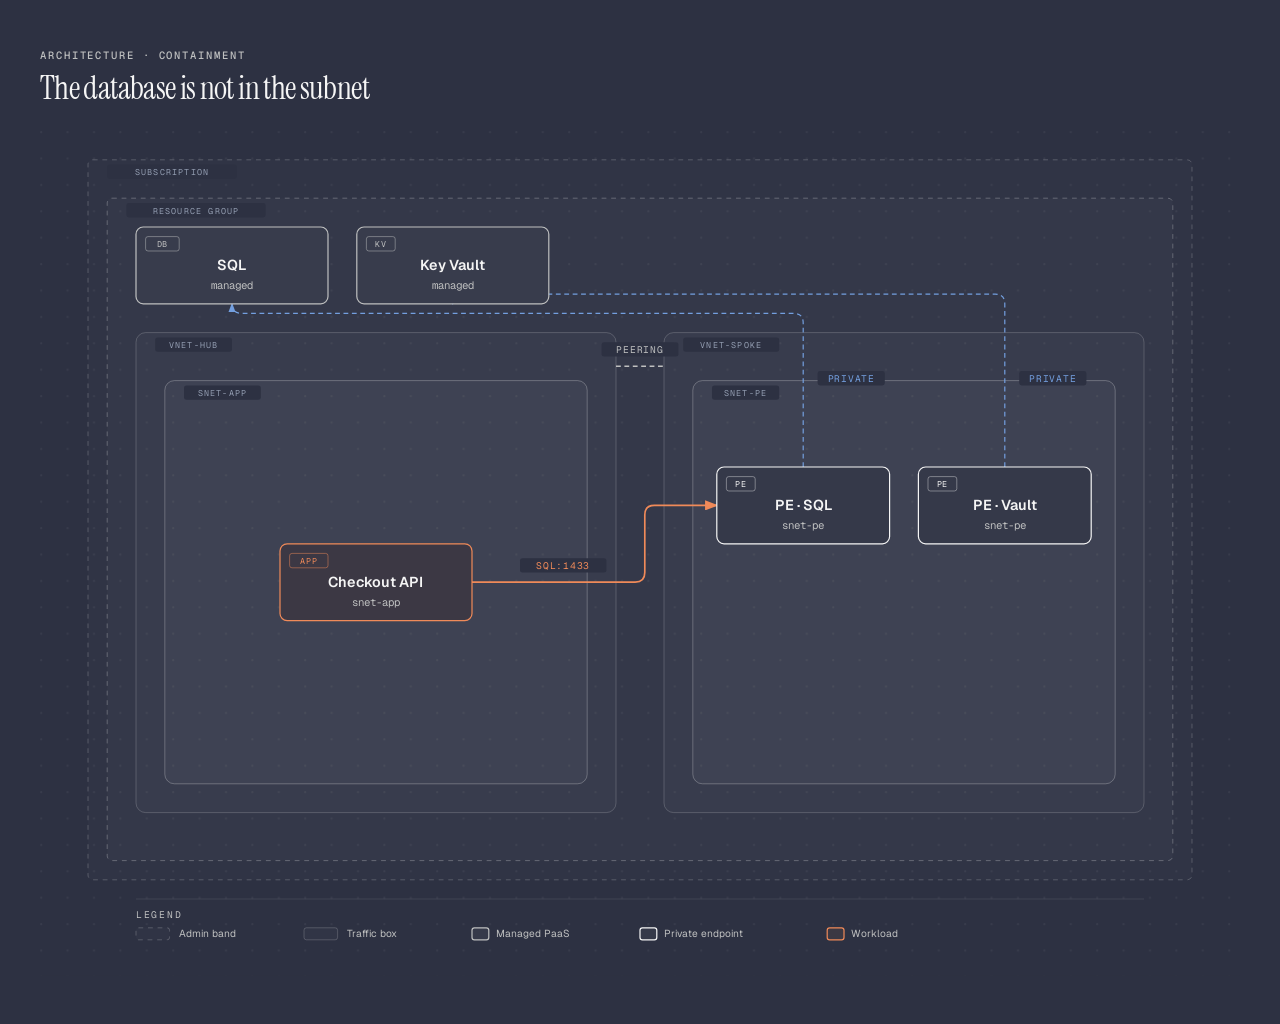
<file: .claude/skills/diagram-design/assets/example-architecture-containment-dark.html>
<!DOCTYPE html>
<html lang="en">
<head>
  <meta charset="UTF-8">
  <meta name="viewport" content="width=device-width, initial-scale=1.0">
  <title>The database is not in the subnet · Architecture</title>
  <link href="https://fonts.googleapis.com/css2?family=Instrument+Serif:ital@0;1&family=Geist:wght@400;500;600&family=Geist+Mono:wght@400;500;600&display=swap" rel="stylesheet">
  <style>
    *, *::before, *::after { box-sizing: border-box; margin: 0; padding: 0; }
    :root {
      --color-paper:   #2d3142;
      --color-ink:     #f5f5f5;
      --color-muted:   #bfc0c0;
      --color-accent:  #f08a59;
      --font-sans:     'Geist', system-ui, sans-serif;
      --font-serif:    'Instrument Serif', serif;
      --font-mono:     'Geist Mono', ui-monospace, monospace;
    }
    body {
      font-family: var(--font-sans);
      background: var(--color-paper);
      color: var(--color-ink);
      min-height: 100vh;
      display: flex;
      align-items: center;
      justify-content: center;
      padding: 3rem 2rem;
    }
    .frame { max-width: 1200px; width: 100%; }
    .diagram-container { width: 100%; overflow-x: auto; }
    .eyebrow {
      font-family: var(--font-mono);
      font-size: 0.66rem;
      font-weight: 500;
      letter-spacing: 0.18em;
      text-transform: uppercase;
      color: var(--color-muted);
      margin-bottom: 0.5rem;
    }
    h1 {
      font-family: var(--font-serif);
      font-size: clamp(1.5rem, 2.4vw + 0.75rem, 2rem);
      font-weight: 400;
      letter-spacing: -0.02em;
      line-height: 1.15;
      color: var(--color-ink);
      margin-bottom: 1.5rem;
    }
    svg { width: 100%; min-width: 1000px; display: block; }
    @media print {
      .diagram-container { overflow-x: visible; }
      svg { min-width: 0; }
    }
  </style>
</head>
<body>
  <div class="frame">
    <p class="eyebrow">Architecture · containment</p>
    <h1>The database is not in the subnet</h1>
    <div class="diagram-container">
      <svg viewBox="0 0 1000 704" xmlns="http://www.w3.org/2000/svg" role="img"
           aria-labelledby="architecture-containment-dark-title architecture-containment-dark-desc"
           data-grammar="architecture-containment">
        <title id="architecture-containment-dark-title">The database is not in the subnet</title>
        <desc id="architecture-containment-dark-desc">Nested administrative bands hold two peered virtual networks; private endpoints sit inside a subnet while their managed database and vault sit outside every traffic boundary.</desc>
        <defs>
          <pattern id="dots" width="22" height="22" patternUnits="userSpaceOnUse">
            <circle cx="1" cy="1" r="0.9" fill="rgba(245,245,245,0.10)"/>
          </pattern>
          <marker id="arrow" markerWidth="8" markerHeight="6" refX="7" refY="3" orient="auto"><polygon points="0 0, 8 3, 0 6" fill="#bfc0c0"/></marker>
          <marker id="arrow-accent" markerWidth="8" markerHeight="6" refX="7" refY="3" orient="auto"><polygon points="0 0, 8 3, 0 6" fill="#f08a59"/></marker>
          <marker id="arrow-link" markerWidth="8" markerHeight="6" refX="7" refY="3" orient="auto"><polygon points="0 0, 8 3, 0 6" fill="#739fdf"/></marker>
        </defs>

        <rect width="100%" height="100%" fill="#2d3142"/>
        <rect width="100%" height="100%" fill="url(#dots)" opacity="0.55"/>

        <!-- Scopes, outer first. Admin = band (rx=4, dashed). Traffic = box (rx=8, solid). -->
        <rect data-role="bounds" data-scope-id="subscription" data-scope-kind="admin"
              x="40" y="24" width="920" height="600" rx="4"
              fill="rgba(245,245,245,0.015)" stroke="rgba(245,245,245,0.22)" stroke-width="0.8" stroke-dasharray="4,4"/>
        <rect x="56" y="28" width="108" height="12" rx="2" fill="#2d3142"/>
        <text x="110" y="37" fill="#949eb2" font-size="7" font-family="'Geist Mono', monospace"
              text-anchor="middle" letter-spacing="0.14em">SUBSCRIPTION</text>

        <rect data-role="bounds" data-scope-id="rg" data-scope-kind="admin" data-parent="subscription"
              x="56" y="56" width="888" height="552" rx="4"
              fill="rgba(245,245,245,0.02)" stroke="rgba(245,245,245,0.28)" stroke-width="0.8" stroke-dasharray="4,4"/>
        <rect x="72" y="60" width="116" height="12" rx="2" fill="#2d3142"/>
        <text x="130" y="69" fill="#949eb2" font-size="7" font-family="'Geist Mono', monospace"
              text-anchor="middle" letter-spacing="0.14em">RESOURCE GROUP</text>

        <rect data-role="bounds" data-scope-id="vnet-hub" data-scope-kind="traffic" data-parent="rg"
              x="80" y="168" width="400" height="400" rx="8"
              fill="rgba(245,245,245,0.02)" stroke="rgba(245,245,245,0.20)" stroke-width="0.8"/>
        <rect x="96" y="172" width="64" height="12" rx="2" fill="#2d3142"/>
        <text x="128" y="181" fill="#949eb2" font-size="7" font-family="'Geist Mono', monospace"
              text-anchor="middle" letter-spacing="0.14em">VNET-HUB</text>

        <rect data-role="bounds" data-scope-id="vnet-spoke" data-scope-kind="traffic" data-parent="rg"
              x="520" y="168" width="400" height="400" rx="8"
              fill="rgba(245,245,245,0.02)" stroke="rgba(245,245,245,0.20)" stroke-width="0.8"/>
        <rect x="536" y="172" width="80" height="12" rx="2" fill="#2d3142"/>
        <text x="576" y="181" fill="#949eb2" font-size="7" font-family="'Geist Mono', monospace"
              text-anchor="middle" letter-spacing="0.14em">VNET-SPOKE</text>

        <rect data-role="bounds" data-scope-id="snet-app" data-scope-kind="traffic" data-parent="vnet-hub"
              x="104" y="208" width="352" height="336" rx="8"
              fill="rgba(245,245,245,0.03)" stroke="rgba(245,245,245,0.28)" stroke-width="0.8"/>
        <rect x="120" y="212" width="64" height="12" rx="2" fill="#2d3142"/>
        <text x="152" y="221" fill="#949eb2" font-size="7" font-family="'Geist Mono', monospace"
              text-anchor="middle" letter-spacing="0.14em">SNET-APP</text>

        <rect data-role="bounds" data-scope-id="snet-pe" data-scope-kind="traffic" data-parent="vnet-spoke"
              x="544" y="208" width="352" height="336" rx="8"
              fill="rgba(245,245,245,0.03)" stroke="rgba(245,245,245,0.28)" stroke-width="0.8"/>
        <rect x="560" y="212" width="56" height="12" rx="2" fill="#2d3142"/>
        <text x="588" y="221" fill="#949eb2" font-size="7" font-family="'Geist Mono', monospace"
              text-anchor="middle" letter-spacing="0.14em">SNET-PE</text>

        <!-- Paths behind nodes -->
        <line data-peering="hub-spoke" data-from="vnet-hub" data-to="vnet-spoke"
              x1="480" y1="196" x2="520" y2="196"
              stroke="#bfc0c0" stroke-width="1.2" stroke-dasharray="4,3"/>
        <path d="M 360,376 H 496 Q 504,376 504,368 V 320 Q 504,312 512,312 H 564"
              fill="none" stroke="#f08a59" stroke-width="1.4" marker-end="url(#arrow-accent)"/>
        <path d="M 636,280 V 160 Q 636,152 628,152 H 168 Q 160,152 160,144"
              fill="none" stroke="#739fdf" stroke-width="1" stroke-dasharray="4,3" marker-end="url(#arrow-link)"/>
        <path d="M 804,280 V 144 Q 804,136 796,136 H 352 Q 344,136 344,144"
              fill="none" stroke="#739fdf" stroke-width="1" stroke-dasharray="4,3" marker-end="url(#arrow-link)"/>

        <!-- Labels -->
        <rect x="468" y="176" width="64" height="12" rx="2" fill="#2d3142"/>
        <text x="500" y="185" fill="#bfc0c0" font-size="8" font-family="'Geist Mono', monospace" text-anchor="middle" letter-spacing="0.08em">PEERING</text>
        <rect x="400" y="356" width="72" height="12" rx="2" fill="#2d3142"/>
        <text x="436" y="365" fill="#f08a59" font-size="8" font-family="'Geist Mono', monospace" text-anchor="middle" letter-spacing="0.08em">SQL:1433</text>
        <rect x="648" y="200" width="56" height="12" rx="2" fill="#2d3142"/>
        <text x="676" y="209" fill="#739fdf" font-size="8" font-family="'Geist Mono', monospace" text-anchor="middle" letter-spacing="0.08em">PRIVATE</text>
        <rect x="816" y="200" width="56" height="12" rx="2" fill="#2d3142"/>
        <text x="844" y="209" fill="#739fdf" font-size="8" font-family="'Geist Mono', monospace" text-anchor="middle" letter-spacing="0.08em">PRIVATE</text>

        <!-- Managed PaaS — inside the resource group, outside every traffic scope -->
        <g data-node-id="sql" data-kind="managed" data-parent="rg">
          <rect data-role="bounds" x="80" y="80" width="160" height="64" rx="6" fill="#2d3142"/>
          <rect x="80" y="80" width="160" height="64" rx="6" fill="rgba(245,245,245,0.05)" stroke="#bfc0c0" stroke-width="1"/>
          <rect x="88" y="88" width="28" height="12" rx="2" fill="transparent" stroke="rgba(191,192,192,0.50)" stroke-width="0.8"/>
          <text x="102" y="97" fill="#bfc0c0" font-size="7" font-family="'Geist Mono', monospace" text-anchor="middle" letter-spacing="0.08em">DB</text>
          <text x="160" y="116" fill="#f5f5f5" font-size="12" font-weight="600" font-family="'Geist', sans-serif" text-anchor="middle">SQL</text>
          <text x="160" y="132" fill="#bfc0c0" font-size="9" font-family="'Geist Mono', monospace" text-anchor="middle">managed</text>
        </g>
        <g data-node-id="kv" data-kind="managed" data-parent="rg">
          <rect data-role="bounds" x="264" y="80" width="160" height="64" rx="6" fill="#2d3142"/>
          <rect x="264" y="80" width="160" height="64" rx="6" fill="rgba(245,245,245,0.05)" stroke="#bfc0c0" stroke-width="1"/>
          <rect x="272" y="88" width="24" height="12" rx="2" fill="transparent" stroke="rgba(191,192,192,0.50)" stroke-width="0.8"/>
          <text x="284" y="97" fill="#bfc0c0" font-size="7" font-family="'Geist Mono', monospace" text-anchor="middle" letter-spacing="0.08em">KV</text>
          <text x="344" y="116" fill="#f5f5f5" font-size="12" font-weight="600" font-family="'Geist', sans-serif" text-anchor="middle">Key Vault</text>
          <text x="344" y="132" fill="#bfc0c0" font-size="9" font-family="'Geist Mono', monospace" text-anchor="middle">managed</text>
        </g>

        <!-- Compute inside the app subnet -->
        <g data-node-id="app" data-kind="compute" data-parent="snet-app">
          <rect data-role="bounds" x="200" y="344" width="160" height="64" rx="6" fill="#2d3142"/>
          <rect x="200" y="344" width="160" height="64" rx="6" fill="rgba(240,138,89,0.08)" stroke="#f08a59" stroke-width="1"/>
          <rect x="208" y="352" width="32" height="12" rx="2" fill="transparent" stroke="rgba(240,138,89,0.50)" stroke-width="0.8"/>
          <text x="224" y="361" fill="#f08a59" font-size="7" font-family="'Geist Mono', monospace" text-anchor="middle" letter-spacing="0.08em">APP</text>
          <text x="280" y="380" fill="#f5f5f5" font-size="12" font-weight="600" font-family="'Geist', sans-serif" text-anchor="middle">Checkout API</text>
          <text x="280" y="396" fill="#bfc0c0" font-size="9" font-family="'Geist Mono', monospace" text-anchor="middle">snet-app</text>
        </g>

        <!-- Private endpoints inside the spoke subnet -->
        <g data-node-id="pe-sql" data-kind="endpoint" data-parent="snet-pe" data-target="sql">
          <rect data-role="bounds" x="564" y="280" width="144" height="64" rx="6" fill="#2d3142"/>
          <rect x="564" y="280" width="144" height="64" rx="6" fill="rgba(245,245,245,0.04)" stroke="#f5f5f5" stroke-width="1"/>
          <rect x="572" y="288" width="24" height="12" rx="2" fill="transparent" stroke="rgba(245,245,245,0.40)" stroke-width="0.8"/>
          <text x="584" y="297" fill="#f5f5f5" font-size="7" font-family="'Geist Mono', monospace" text-anchor="middle" letter-spacing="0.08em">PE</text>
          <text x="636" y="316" fill="#f5f5f5" font-size="12" font-weight="600" font-family="'Geist', sans-serif" text-anchor="middle">PE · SQL</text>
          <text x="636" y="332" fill="#bfc0c0" font-size="9" font-family="'Geist Mono', monospace" text-anchor="middle">snet-pe</text>
        </g>
        <g data-node-id="pe-kv" data-kind="endpoint" data-parent="snet-pe" data-target="kv">
          <rect data-role="bounds" x="732" y="280" width="144" height="64" rx="6" fill="#2d3142"/>
          <rect x="732" y="280" width="144" height="64" rx="6" fill="rgba(245,245,245,0.04)" stroke="#f5f5f5" stroke-width="1"/>
          <rect x="740" y="288" width="24" height="12" rx="2" fill="transparent" stroke="rgba(245,245,245,0.40)" stroke-width="0.8"/>
          <text x="752" y="297" fill="#f5f5f5" font-size="7" font-family="'Geist Mono', monospace" text-anchor="middle" letter-spacing="0.08em">PE</text>
          <text x="804" y="316" fill="#f5f5f5" font-size="12" font-weight="600" font-family="'Geist', sans-serif" text-anchor="middle">PE · Vault</text>
          <text x="804" y="332" fill="#bfc0c0" font-size="9" font-family="'Geist Mono', monospace" text-anchor="middle">snet-pe</text>
        </g>

        <!-- Legend -->
        <line x1="80" y1="640" x2="920" y2="640" stroke="rgba(245,245,245,0.10)" stroke-width="0.8"/>
        <text x="80" y="656" fill="#bfc0c0" font-size="8" font-family="'Geist Mono', monospace" letter-spacing="0.18em">LEGEND</text>
        <rect x="80" y="664" width="28" height="10" rx="2" fill="rgba(245,245,245,0.015)" stroke="rgba(245,245,245,0.22)" stroke-width="0.8" stroke-dasharray="4,4"/>
        <text x="116" y="672" fill="#bfc0c0" font-size="8.5" font-family="'Geist', sans-serif">Admin band</text>
        <rect x="220" y="664" width="28" height="10" rx="2" fill="rgba(245,245,245,0.02)" stroke="rgba(245,245,245,0.20)" stroke-width="0.8"/>
        <text x="256" y="672" fill="#bfc0c0" font-size="8.5" font-family="'Geist', sans-serif">Traffic box</text>
        <rect x="360" y="664" width="14" height="10" rx="2" fill="rgba(245,245,245,0.05)" stroke="#bfc0c0" stroke-width="1"/>
        <text x="380" y="672" fill="#bfc0c0" font-size="8.5" font-family="'Geist', sans-serif">Managed PaaS</text>
        <rect x="500" y="664" width="14" height="10" rx="2" fill="rgba(245,245,245,0.04)" stroke="#f5f5f5" stroke-width="1"/>
        <text x="520" y="672" fill="#bfc0c0" font-size="8.5" font-family="'Geist', sans-serif">Private endpoint</text>
        <rect x="656" y="664" width="14" height="10" rx="2" fill="rgba(240,138,89,0.08)" stroke="#f08a59" stroke-width="1"/>
        <text x="676" y="672" fill="#bfc0c0" font-size="8.5" font-family="'Geist', sans-serif">Workload</text>
      </svg>
    </div>
  </div>
</body>
</html>
</file>
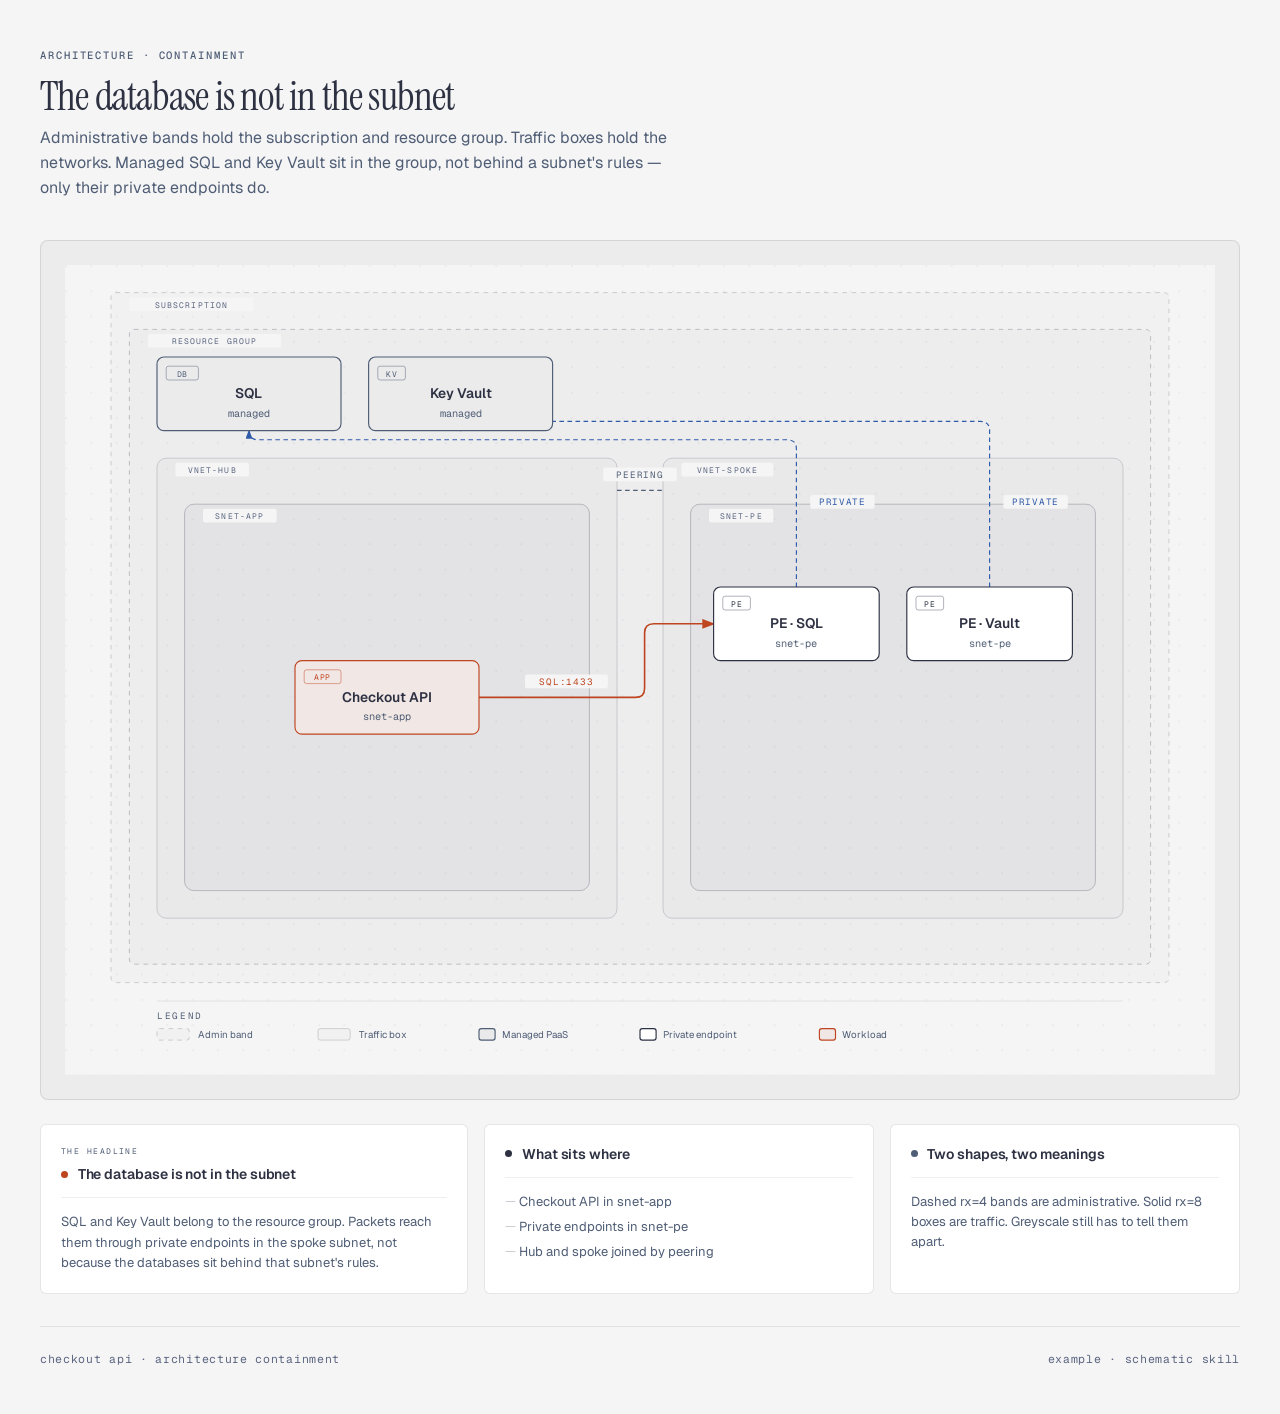
<file: .claude/skills/diagram-design/assets/example-architecture-containment-full.html>
<!DOCTYPE html>
<html lang="en">
<head>
  <meta charset="UTF-8">
  <meta name="viewport" content="width=device-width, initial-scale=1.0">
  <title>The database is not in the subnet · Architecture</title>
  <link href="https://fonts.googleapis.com/css2?family=Instrument+Serif:ital@0;1&family=Geist:wght@400;500;600&family=Geist+Mono:wght@400;500;600&display=swap" rel="stylesheet">
  <style>
    *, *::before, *::after { box-sizing: border-box; margin: 0; padding: 0; }
    :root {
      --color-paper: #f5f5f5; --color-paper-2: #ececec;
      --color-ink: #2d3142; --color-muted: #4f5d75; --color-soft: #5a6580;
      --color-rule: rgba(45,49,66,0.12);
      --color-accent: #bf4520; --color-accent-tint: rgba(191,69,32,0.08);
      --color-link: #2e5aa8;
      --font-sans: 'Geist', system-ui, sans-serif;
      --font-serif: 'Instrument Serif', serif;
      --font-mono: 'Geist Mono', ui-monospace, monospace;
    }
    body { font-family: var(--font-sans); background: var(--color-paper); min-height: 100vh; padding: 3rem 2rem; color: var(--color-ink); }
    .container { max-width: 1200px; margin: 0 auto; }
    .header { margin-bottom: 2.5rem; }
    .header-eyebrow { font-family: var(--font-mono); font-size: 0.66rem; font-weight: 500; letter-spacing: 0.18em; text-transform: uppercase; color: var(--color-muted); margin-bottom: 0.75rem; }
    h1 { font-family: var(--font-serif); font-size: clamp(1.75rem, 3vw + 1rem, 2.5rem); font-weight: 400; letter-spacing: -0.02em; line-height: 1.1; margin-bottom: 0.5rem; }
    .subtitle { font-size: 1rem; line-height: 1.55; color: var(--color-muted); max-width: 58ch; }
    .diagram-container { background: var(--color-paper-2); border-radius: 8px; border: 1px solid var(--color-rule); padding: 1.5rem; overflow-x: auto; }
    svg { width: 100%; min-width: 1000px; display: block; }
    .cards { display: grid; grid-template-columns: 1.1fr 1fr 0.9fr; gap: 1rem; margin-top: 1.5rem; }
    @media (max-width: 820px) { .cards { grid-template-columns: 1fr; } }
    .card { background: #fff; border-radius: 6px; border: 1px solid var(--color-rule); padding: 1.25rem; }
    .card .eyebrow { font-family: var(--font-mono); font-size: 0.5rem; letter-spacing: 0.18em; text-transform: uppercase; color: var(--color-muted); margin-bottom: 0.5rem; }
    .card-header { display: flex; align-items: center; gap: 0.6rem; margin-bottom: 0.875rem; padding-bottom: 0.875rem; border-bottom: 1px solid rgba(45,49,66,0.08); }
    .card-dot { width: 7px; height: 7px; border-radius: 50%; }
    .card-dot.ink { background: var(--color-ink); } .card-dot.muted { background: var(--color-muted); } .card-dot.coral { background: var(--color-accent); }
    .card h3 { font-size: 0.875rem; font-weight: 600; letter-spacing: -0.005em; }
    .card p, .card ul { color: var(--color-muted); font-size: 0.8125rem; line-height: 1.55; list-style: none; }
    .card li { margin-bottom: 0.3rem; padding-left: 0.875rem; position: relative; }
    .card li::before { content: '—'; position: absolute; left: 0; color: rgba(45,49,66,0.25); font-size: 0.75rem; }
    .footer { margin-top: 2rem; padding-top: 1.5rem; border-top: 1px solid rgba(45,49,66,0.10); font-family: var(--font-mono); font-size: 0.72rem; letter-spacing: 0.06em; color: var(--color-soft); display: flex; justify-content: space-between; flex-wrap: wrap; gap: 0.5rem; }
    @media print {
      .diagram-container { overflow-x: visible; }
      svg { min-width: 0; }
    }
  </style>
</head>
<body>
  <div class="container">
    <div class="header">
      <p class="header-eyebrow">Architecture · containment</p>
      <h1>The database is not in the subnet</h1>
      <p class="subtitle">Administrative bands hold the subscription and resource group. Traffic boxes hold the networks. Managed SQL and Key Vault sit in the group, not behind a subnet's rules — only their private endpoints do.</p>
    </div>

    <div class="diagram-container">
      <svg viewBox="0 0 1000 704" xmlns="http://www.w3.org/2000/svg" role="img"
           aria-labelledby="architecture-containment-full-title architecture-containment-full-desc"
           data-grammar="architecture-containment">
        <title id="architecture-containment-full-title">The database is not in the subnet</title>
        <desc id="architecture-containment-full-desc">Nested administrative bands hold two peered virtual networks; private endpoints sit inside a subnet while their managed database and vault sit outside every traffic boundary.</desc>
        <defs>
          <pattern id="dots" width="22" height="22" patternUnits="userSpaceOnUse">
            <circle cx="1" cy="1" r="0.9" fill="rgba(45,49,66,0.10)"/>
          </pattern>
          <marker id="arrow" markerWidth="8" markerHeight="6" refX="7" refY="3" orient="auto"><polygon points="0 0, 8 3, 0 6" fill="#4f5d75"/></marker>
          <marker id="arrow-accent" markerWidth="8" markerHeight="6" refX="7" refY="3" orient="auto"><polygon points="0 0, 8 3, 0 6" fill="#bf4520"/></marker>
          <marker id="arrow-link" markerWidth="8" markerHeight="6" refX="7" refY="3" orient="auto"><polygon points="0 0, 8 3, 0 6" fill="#2e5aa8"/></marker>
        </defs>

        <rect width="100%" height="100%" fill="#f5f5f5"/>
        <rect width="100%" height="100%" fill="url(#dots)" opacity="0.55"/>

        <!-- Scopes, outer first. Admin = band (rx=4, dashed). Traffic = box (rx=8, solid). -->
        <rect data-role="bounds" data-scope-id="subscription" data-scope-kind="admin"
              x="40" y="24" width="920" height="600" rx="4"
              fill="rgba(45,49,66,0.015)" stroke="rgba(45,49,66,0.22)" stroke-width="0.8" stroke-dasharray="4,4"/>
        <rect x="56" y="28" width="108" height="12" rx="2" fill="#f5f5f5"/>
        <text x="110" y="37" fill="#5a6580" font-size="7" font-family="'Geist Mono', monospace"
              text-anchor="middle" letter-spacing="0.14em">SUBSCRIPTION</text>

        <rect data-role="bounds" data-scope-id="rg" data-scope-kind="admin" data-parent="subscription"
              x="56" y="56" width="888" height="552" rx="4"
              fill="rgba(45,49,66,0.02)" stroke="rgba(45,49,66,0.28)" stroke-width="0.8" stroke-dasharray="4,4"/>
        <rect x="72" y="60" width="116" height="12" rx="2" fill="#f5f5f5"/>
        <text x="130" y="69" fill="#5a6580" font-size="7" font-family="'Geist Mono', monospace"
              text-anchor="middle" letter-spacing="0.14em">RESOURCE GROUP</text>

        <rect data-role="bounds" data-scope-id="vnet-hub" data-scope-kind="traffic" data-parent="rg"
              x="80" y="168" width="400" height="400" rx="8"
              fill="rgba(45,49,66,0.02)" stroke="rgba(45,49,66,0.20)" stroke-width="0.8"/>
        <rect x="96" y="172" width="64" height="12" rx="2" fill="#f5f5f5"/>
        <text x="128" y="181" fill="#5a6580" font-size="7" font-family="'Geist Mono', monospace"
              text-anchor="middle" letter-spacing="0.14em">VNET-HUB</text>

        <rect data-role="bounds" data-scope-id="vnet-spoke" data-scope-kind="traffic" data-parent="rg"
              x="520" y="168" width="400" height="400" rx="8"
              fill="rgba(45,49,66,0.02)" stroke="rgba(45,49,66,0.20)" stroke-width="0.8"/>
        <rect x="536" y="172" width="80" height="12" rx="2" fill="#f5f5f5"/>
        <text x="576" y="181" fill="#5a6580" font-size="7" font-family="'Geist Mono', monospace"
              text-anchor="middle" letter-spacing="0.14em">VNET-SPOKE</text>

        <rect data-role="bounds" data-scope-id="snet-app" data-scope-kind="traffic" data-parent="vnet-hub"
              x="104" y="208" width="352" height="336" rx="8"
              fill="rgba(45,49,66,0.03)" stroke="rgba(45,49,66,0.28)" stroke-width="0.8"/>
        <rect x="120" y="212" width="64" height="12" rx="2" fill="#f5f5f5"/>
        <text x="152" y="221" fill="#5a6580" font-size="7" font-family="'Geist Mono', monospace"
              text-anchor="middle" letter-spacing="0.14em">SNET-APP</text>

        <rect data-role="bounds" data-scope-id="snet-pe" data-scope-kind="traffic" data-parent="vnet-spoke"
              x="544" y="208" width="352" height="336" rx="8"
              fill="rgba(45,49,66,0.03)" stroke="rgba(45,49,66,0.28)" stroke-width="0.8"/>
        <rect x="560" y="212" width="56" height="12" rx="2" fill="#f5f5f5"/>
        <text x="588" y="221" fill="#5a6580" font-size="7" font-family="'Geist Mono', monospace"
              text-anchor="middle" letter-spacing="0.14em">SNET-PE</text>

        <!-- Paths behind nodes -->
        <line data-peering="hub-spoke" data-from="vnet-hub" data-to="vnet-spoke"
              x1="480" y1="196" x2="520" y2="196"
              stroke="#4f5d75" stroke-width="1.2" stroke-dasharray="4,3"/>
        <path d="M 360,376 H 496 Q 504,376 504,368 V 320 Q 504,312 512,312 H 564"
              fill="none" stroke="#bf4520" stroke-width="1.4" marker-end="url(#arrow-accent)"/>
        <path d="M 636,280 V 160 Q 636,152 628,152 H 168 Q 160,152 160,144"
              fill="none" stroke="#2e5aa8" stroke-width="1" stroke-dasharray="4,3" marker-end="url(#arrow-link)"/>
        <path d="M 804,280 V 144 Q 804,136 796,136 H 352 Q 344,136 344,144"
              fill="none" stroke="#2e5aa8" stroke-width="1" stroke-dasharray="4,3" marker-end="url(#arrow-link)"/>

        <!-- Labels -->
        <rect x="468" y="176" width="64" height="12" rx="2" fill="#f5f5f5"/>
        <text x="500" y="185" fill="#4f5d75" font-size="8" font-family="'Geist Mono', monospace" text-anchor="middle" letter-spacing="0.08em">PEERING</text>
        <rect x="400" y="356" width="72" height="12" rx="2" fill="#f5f5f5"/>
        <text x="436" y="365" fill="#bf4520" font-size="8" font-family="'Geist Mono', monospace" text-anchor="middle" letter-spacing="0.08em">SQL:1433</text>
        <rect x="648" y="200" width="56" height="12" rx="2" fill="#f5f5f5"/>
        <text x="676" y="209" fill="#2e5aa8" font-size="8" font-family="'Geist Mono', monospace" text-anchor="middle" letter-spacing="0.08em">PRIVATE</text>
        <rect x="816" y="200" width="56" height="12" rx="2" fill="#f5f5f5"/>
        <text x="844" y="209" fill="#2e5aa8" font-size="8" font-family="'Geist Mono', monospace" text-anchor="middle" letter-spacing="0.08em">PRIVATE</text>

        <!-- Managed PaaS — inside the resource group, outside every traffic scope -->
        <g data-node-id="sql" data-kind="managed" data-parent="rg">
          <rect data-role="bounds" x="80" y="80" width="160" height="64" rx="6" fill="#f5f5f5"/>
          <rect x="80" y="80" width="160" height="64" rx="6" fill="rgba(45,49,66,0.05)" stroke="#4f5d75" stroke-width="1"/>
          <rect x="88" y="88" width="28" height="12" rx="2" fill="transparent" stroke="rgba(79,93,117,0.50)" stroke-width="0.8"/>
          <text x="102" y="97" fill="#4f5d75" font-size="7" font-family="'Geist Mono', monospace" text-anchor="middle" letter-spacing="0.08em">DB</text>
          <text x="160" y="116" fill="#2d3142" font-size="12" font-weight="600" font-family="'Geist', sans-serif" text-anchor="middle">SQL</text>
          <text x="160" y="132" fill="#4f5d75" font-size="9" font-family="'Geist Mono', monospace" text-anchor="middle">managed</text>
        </g>
        <g data-node-id="kv" data-kind="managed" data-parent="rg">
          <rect data-role="bounds" x="264" y="80" width="160" height="64" rx="6" fill="#f5f5f5"/>
          <rect x="264" y="80" width="160" height="64" rx="6" fill="rgba(45,49,66,0.05)" stroke="#4f5d75" stroke-width="1"/>
          <rect x="272" y="88" width="24" height="12" rx="2" fill="transparent" stroke="rgba(79,93,117,0.50)" stroke-width="0.8"/>
          <text x="284" y="97" fill="#4f5d75" font-size="7" font-family="'Geist Mono', monospace" text-anchor="middle" letter-spacing="0.08em">KV</text>
          <text x="344" y="116" fill="#2d3142" font-size="12" font-weight="600" font-family="'Geist', sans-serif" text-anchor="middle">Key Vault</text>
          <text x="344" y="132" fill="#4f5d75" font-size="9" font-family="'Geist Mono', monospace" text-anchor="middle">managed</text>
        </g>

        <!-- Compute inside the app subnet -->
        <g data-node-id="app" data-kind="compute" data-parent="snet-app">
          <rect data-role="bounds" x="200" y="344" width="160" height="64" rx="6" fill="#f5f5f5"/>
          <rect x="200" y="344" width="160" height="64" rx="6" fill="rgba(191,69,32,0.08)" stroke="#bf4520" stroke-width="1"/>
          <rect x="208" y="352" width="32" height="12" rx="2" fill="transparent" stroke="rgba(191,69,32,0.50)" stroke-width="0.8"/>
          <text x="224" y="361" fill="#bf4520" font-size="7" font-family="'Geist Mono', monospace" text-anchor="middle" letter-spacing="0.08em">APP</text>
          <text x="280" y="380" fill="#2d3142" font-size="12" font-weight="600" font-family="'Geist', sans-serif" text-anchor="middle">Checkout API</text>
          <text x="280" y="396" fill="#4f5d75" font-size="9" font-family="'Geist Mono', monospace" text-anchor="middle">snet-app</text>
        </g>

        <!-- Private endpoints inside the spoke subnet -->
        <g data-node-id="pe-sql" data-kind="endpoint" data-parent="snet-pe" data-target="sql">
          <rect data-role="bounds" x="564" y="280" width="144" height="64" rx="6" fill="#f5f5f5"/>
          <rect x="564" y="280" width="144" height="64" rx="6" fill="#ffffff" stroke="#2d3142" stroke-width="1"/>
          <rect x="572" y="288" width="24" height="12" rx="2" fill="transparent" stroke="rgba(45,49,66,0.40)" stroke-width="0.8"/>
          <text x="584" y="297" fill="#2d3142" font-size="7" font-family="'Geist Mono', monospace" text-anchor="middle" letter-spacing="0.08em">PE</text>
          <text x="636" y="316" fill="#2d3142" font-size="12" font-weight="600" font-family="'Geist', sans-serif" text-anchor="middle">PE · SQL</text>
          <text x="636" y="332" fill="#4f5d75" font-size="9" font-family="'Geist Mono', monospace" text-anchor="middle">snet-pe</text>
        </g>
        <g data-node-id="pe-kv" data-kind="endpoint" data-parent="snet-pe" data-target="kv">
          <rect data-role="bounds" x="732" y="280" width="144" height="64" rx="6" fill="#f5f5f5"/>
          <rect x="732" y="280" width="144" height="64" rx="6" fill="#ffffff" stroke="#2d3142" stroke-width="1"/>
          <rect x="740" y="288" width="24" height="12" rx="2" fill="transparent" stroke="rgba(45,49,66,0.40)" stroke-width="0.8"/>
          <text x="752" y="297" fill="#2d3142" font-size="7" font-family="'Geist Mono', monospace" text-anchor="middle" letter-spacing="0.08em">PE</text>
          <text x="804" y="316" fill="#2d3142" font-size="12" font-weight="600" font-family="'Geist', sans-serif" text-anchor="middle">PE · Vault</text>
          <text x="804" y="332" fill="#4f5d75" font-size="9" font-family="'Geist Mono', monospace" text-anchor="middle">snet-pe</text>
        </g>

        <!-- Legend -->
        <line x1="80" y1="640" x2="920" y2="640" stroke="rgba(45,49,66,0.10)" stroke-width="0.8"/>
        <text x="80" y="656" fill="#4f5d75" font-size="8" font-family="'Geist Mono', monospace" letter-spacing="0.18em">LEGEND</text>
        <rect x="80" y="664" width="28" height="10" rx="2" fill="rgba(45,49,66,0.015)" stroke="rgba(45,49,66,0.22)" stroke-width="0.8" stroke-dasharray="4,4"/>
        <text x="116" y="672" fill="#4f5d75" font-size="8.5" font-family="'Geist', sans-serif">Admin band</text>
        <rect x="220" y="664" width="28" height="10" rx="2" fill="rgba(45,49,66,0.02)" stroke="rgba(45,49,66,0.20)" stroke-width="0.8"/>
        <text x="256" y="672" fill="#4f5d75" font-size="8.5" font-family="'Geist', sans-serif">Traffic box</text>
        <rect x="360" y="664" width="14" height="10" rx="2" fill="rgba(45,49,66,0.05)" stroke="#4f5d75" stroke-width="1"/>
        <text x="380" y="672" fill="#4f5d75" font-size="8.5" font-family="'Geist', sans-serif">Managed PaaS</text>
        <rect x="500" y="664" width="14" height="10" rx="2" fill="#ffffff" stroke="#2d3142" stroke-width="1"/>
        <text x="520" y="672" fill="#4f5d75" font-size="8.5" font-family="'Geist', sans-serif">Private endpoint</text>
        <rect x="656" y="664" width="14" height="10" rx="2" fill="rgba(191,69,32,0.08)" stroke="#bf4520" stroke-width="1"/>
        <text x="676" y="672" fill="#4f5d75" font-size="8.5" font-family="'Geist', sans-serif">Workload</text>
      </svg>
    </div>

    <div class="cards">
      <div class="card">
        <p class="eyebrow">THE HEADLINE</p>
        <div class="card-header"><span class="card-dot coral"></span><h3>The database is not in the subnet</h3></div>
        <p>SQL and Key Vault belong to the resource group. Packets reach them through private endpoints in the spoke subnet, not because the databases sit behind that subnet's rules.</p>
      </div>
      <div class="card">
        <div class="card-header"><span class="card-dot ink"></span><h3>What sits where</h3></div>
        <ul>
          <li>Checkout API in snet-app</li>
          <li>Private endpoints in snet-pe</li>
          <li>Hub and spoke joined by peering</li>
        </ul>
      </div>
      <div class="card">
        <div class="card-header"><span class="card-dot muted"></span><h3>Two shapes, two meanings</h3></div>
        <p>Dashed rx=4 bands are administrative. Solid rx=8 boxes are traffic. Greyscale still has to tell them apart.</p>
      </div>
    </div>

    <div class="footer">
      <span>checkout api · architecture containment</span>
      <span>example · schematic skill</span>
    </div>
  </div>
</body>
</html>
</file>
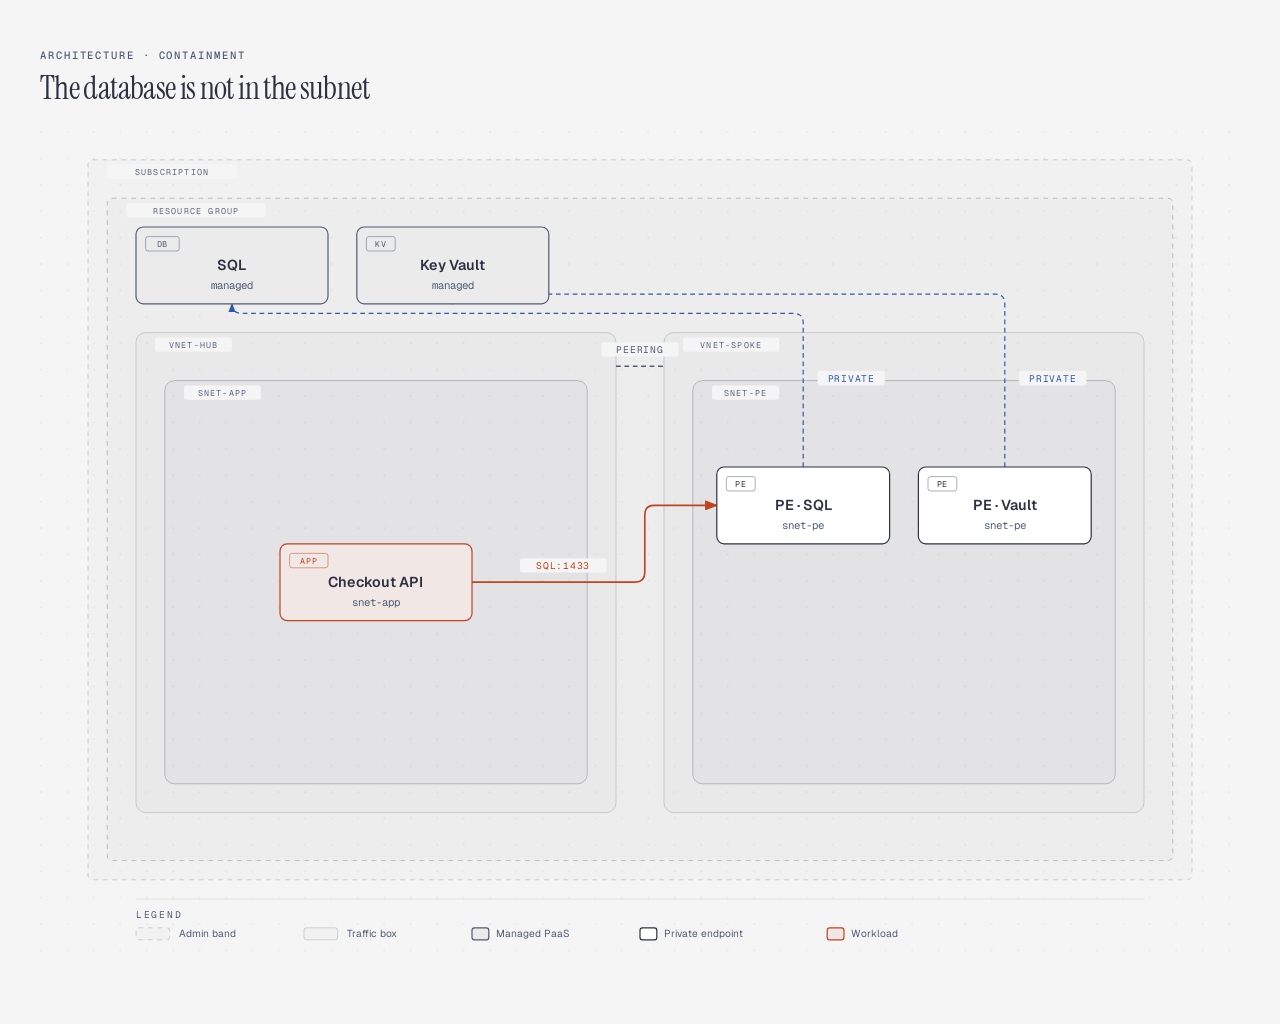
<file: .claude/skills/diagram-design/assets/example-architecture-containment.html>
<!DOCTYPE html>
<html lang="en">
<head>
  <meta charset="UTF-8">
  <meta name="viewport" content="width=device-width, initial-scale=1.0">
  <title>The database is not in the subnet · Architecture</title>
  <link href="https://fonts.googleapis.com/css2?family=Instrument+Serif:ital@0;1&family=Geist:wght@400;500;600&family=Geist+Mono:wght@400;500;600&display=swap" rel="stylesheet">
  <style>
    *, *::before, *::after { box-sizing: border-box; margin: 0; padding: 0; }
    :root {
      --color-paper:   #f5f5f5;
      --color-ink:     #2d3142;
      --color-muted:   #4f5d75;
      --color-accent:  #bf4520;
      --font-sans:     'Geist', system-ui, sans-serif;
      --font-serif:    'Instrument Serif', serif;
      --font-mono:     'Geist Mono', ui-monospace, monospace;
    }
    body {
      font-family: var(--font-sans);
      background: var(--color-paper);
      color: var(--color-ink);
      min-height: 100vh;
      display: flex;
      align-items: center;
      justify-content: center;
      padding: 3rem 2rem;
    }
    .frame { max-width: 1200px; width: 100%; }
    .diagram-container { width: 100%; overflow-x: auto; }
    .eyebrow {
      font-family: var(--font-mono);
      font-size: 0.66rem;
      font-weight: 500;
      letter-spacing: 0.18em;
      text-transform: uppercase;
      color: var(--color-muted);
      margin-bottom: 0.5rem;
    }
    h1 {
      font-family: var(--font-serif);
      font-size: clamp(1.5rem, 2.4vw + 0.75rem, 2rem);
      font-weight: 400;
      letter-spacing: -0.02em;
      line-height: 1.15;
      color: var(--color-ink);
      margin-bottom: 1.5rem;
    }
    svg { width: 100%; min-width: 1000px; display: block; }
    @media print {
      .diagram-container { overflow-x: visible; }
      svg { min-width: 0; }
    }
  </style>
</head>
<body>
  <div class="frame">
    <p class="eyebrow">Architecture · containment</p>
    <h1>The database is not in the subnet</h1>
    <div class="diagram-container">
      <svg viewBox="0 0 1000 704" xmlns="http://www.w3.org/2000/svg" role="img"
           aria-labelledby="architecture-containment-title architecture-containment-desc"
           data-grammar="architecture-containment">
        <title id="architecture-containment-title">The database is not in the subnet</title>
        <desc id="architecture-containment-desc">Nested administrative bands hold two peered virtual networks; private endpoints sit inside a subnet while their managed database and vault sit outside every traffic boundary.</desc>
        <defs>
          <pattern id="dots" width="22" height="22" patternUnits="userSpaceOnUse">
            <circle cx="1" cy="1" r="0.9" fill="rgba(45,49,66,0.10)"/>
          </pattern>
          <marker id="arrow" markerWidth="8" markerHeight="6" refX="7" refY="3" orient="auto"><polygon points="0 0, 8 3, 0 6" fill="#4f5d75"/></marker>
          <marker id="arrow-accent" markerWidth="8" markerHeight="6" refX="7" refY="3" orient="auto"><polygon points="0 0, 8 3, 0 6" fill="#bf4520"/></marker>
          <marker id="arrow-link" markerWidth="8" markerHeight="6" refX="7" refY="3" orient="auto"><polygon points="0 0, 8 3, 0 6" fill="#2e5aa8"/></marker>
        </defs>

        <rect width="100%" height="100%" fill="#f5f5f5"/>
        <rect width="100%" height="100%" fill="url(#dots)" opacity="0.55"/>

        <!-- Scopes, outer first. Admin = band (rx=4, dashed). Traffic = box (rx=8, solid). -->
        <rect data-role="bounds" data-scope-id="subscription" data-scope-kind="admin"
              x="40" y="24" width="920" height="600" rx="4"
              fill="rgba(45,49,66,0.015)" stroke="rgba(45,49,66,0.22)" stroke-width="0.8" stroke-dasharray="4,4"/>
        <rect x="56" y="28" width="108" height="12" rx="2" fill="#f5f5f5"/>
        <text x="110" y="37" fill="#5a6580" font-size="7" font-family="'Geist Mono', monospace"
              text-anchor="middle" letter-spacing="0.14em">SUBSCRIPTION</text>

        <rect data-role="bounds" data-scope-id="rg" data-scope-kind="admin" data-parent="subscription"
              x="56" y="56" width="888" height="552" rx="4"
              fill="rgba(45,49,66,0.02)" stroke="rgba(45,49,66,0.28)" stroke-width="0.8" stroke-dasharray="4,4"/>
        <rect x="72" y="60" width="116" height="12" rx="2" fill="#f5f5f5"/>
        <text x="130" y="69" fill="#5a6580" font-size="7" font-family="'Geist Mono', monospace"
              text-anchor="middle" letter-spacing="0.14em">RESOURCE GROUP</text>

        <rect data-role="bounds" data-scope-id="vnet-hub" data-scope-kind="traffic" data-parent="rg"
              x="80" y="168" width="400" height="400" rx="8"
              fill="rgba(45,49,66,0.02)" stroke="rgba(45,49,66,0.20)" stroke-width="0.8"/>
        <rect x="96" y="172" width="64" height="12" rx="2" fill="#f5f5f5"/>
        <text x="128" y="181" fill="#5a6580" font-size="7" font-family="'Geist Mono', monospace"
              text-anchor="middle" letter-spacing="0.14em">VNET-HUB</text>

        <rect data-role="bounds" data-scope-id="vnet-spoke" data-scope-kind="traffic" data-parent="rg"
              x="520" y="168" width="400" height="400" rx="8"
              fill="rgba(45,49,66,0.02)" stroke="rgba(45,49,66,0.20)" stroke-width="0.8"/>
        <rect x="536" y="172" width="80" height="12" rx="2" fill="#f5f5f5"/>
        <text x="576" y="181" fill="#5a6580" font-size="7" font-family="'Geist Mono', monospace"
              text-anchor="middle" letter-spacing="0.14em">VNET-SPOKE</text>

        <rect data-role="bounds" data-scope-id="snet-app" data-scope-kind="traffic" data-parent="vnet-hub"
              x="104" y="208" width="352" height="336" rx="8"
              fill="rgba(45,49,66,0.03)" stroke="rgba(45,49,66,0.28)" stroke-width="0.8"/>
        <rect x="120" y="212" width="64" height="12" rx="2" fill="#f5f5f5"/>
        <text x="152" y="221" fill="#5a6580" font-size="7" font-family="'Geist Mono', monospace"
              text-anchor="middle" letter-spacing="0.14em">SNET-APP</text>

        <rect data-role="bounds" data-scope-id="snet-pe" data-scope-kind="traffic" data-parent="vnet-spoke"
              x="544" y="208" width="352" height="336" rx="8"
              fill="rgba(45,49,66,0.03)" stroke="rgba(45,49,66,0.28)" stroke-width="0.8"/>
        <rect x="560" y="212" width="56" height="12" rx="2" fill="#f5f5f5"/>
        <text x="588" y="221" fill="#5a6580" font-size="7" font-family="'Geist Mono', monospace"
              text-anchor="middle" letter-spacing="0.14em">SNET-PE</text>

        <!-- Paths behind nodes -->
        <line data-peering="hub-spoke" data-from="vnet-hub" data-to="vnet-spoke"
              x1="480" y1="196" x2="520" y2="196"
              stroke="#4f5d75" stroke-width="1.2" stroke-dasharray="4,3"/>
        <path d="M 360,376 H 496 Q 504,376 504,368 V 320 Q 504,312 512,312 H 564"
              fill="none" stroke="#bf4520" stroke-width="1.4" marker-end="url(#arrow-accent)"/>
        <path d="M 636,280 V 160 Q 636,152 628,152 H 168 Q 160,152 160,144"
              fill="none" stroke="#2e5aa8" stroke-width="1" stroke-dasharray="4,3" marker-end="url(#arrow-link)"/>
        <path d="M 804,280 V 144 Q 804,136 796,136 H 352 Q 344,136 344,144"
              fill="none" stroke="#2e5aa8" stroke-width="1" stroke-dasharray="4,3" marker-end="url(#arrow-link)"/>

        <!-- Labels -->
        <rect x="468" y="176" width="64" height="12" rx="2" fill="#f5f5f5"/>
        <text x="500" y="185" fill="#4f5d75" font-size="8" font-family="'Geist Mono', monospace" text-anchor="middle" letter-spacing="0.08em">PEERING</text>
        <rect x="400" y="356" width="72" height="12" rx="2" fill="#f5f5f5"/>
        <text x="436" y="365" fill="#bf4520" font-size="8" font-family="'Geist Mono', monospace" text-anchor="middle" letter-spacing="0.08em">SQL:1433</text>
        <rect x="648" y="200" width="56" height="12" rx="2" fill="#f5f5f5"/>
        <text x="676" y="209" fill="#2e5aa8" font-size="8" font-family="'Geist Mono', monospace" text-anchor="middle" letter-spacing="0.08em">PRIVATE</text>
        <rect x="816" y="200" width="56" height="12" rx="2" fill="#f5f5f5"/>
        <text x="844" y="209" fill="#2e5aa8" font-size="8" font-family="'Geist Mono', monospace" text-anchor="middle" letter-spacing="0.08em">PRIVATE</text>

        <!-- Managed PaaS — inside the resource group, outside every traffic scope -->
        <g data-node-id="sql" data-kind="managed" data-parent="rg">
          <rect data-role="bounds" x="80" y="80" width="160" height="64" rx="6" fill="#f5f5f5"/>
          <rect x="80" y="80" width="160" height="64" rx="6" fill="rgba(45,49,66,0.05)" stroke="#4f5d75" stroke-width="1"/>
          <rect x="88" y="88" width="28" height="12" rx="2" fill="transparent" stroke="rgba(79,93,117,0.50)" stroke-width="0.8"/>
          <text x="102" y="97" fill="#4f5d75" font-size="7" font-family="'Geist Mono', monospace" text-anchor="middle" letter-spacing="0.08em">DB</text>
          <text x="160" y="116" fill="#2d3142" font-size="12" font-weight="600" font-family="'Geist', sans-serif" text-anchor="middle">SQL</text>
          <text x="160" y="132" fill="#4f5d75" font-size="9" font-family="'Geist Mono', monospace" text-anchor="middle">managed</text>
        </g>
        <g data-node-id="kv" data-kind="managed" data-parent="rg">
          <rect data-role="bounds" x="264" y="80" width="160" height="64" rx="6" fill="#f5f5f5"/>
          <rect x="264" y="80" width="160" height="64" rx="6" fill="rgba(45,49,66,0.05)" stroke="#4f5d75" stroke-width="1"/>
          <rect x="272" y="88" width="24" height="12" rx="2" fill="transparent" stroke="rgba(79,93,117,0.50)" stroke-width="0.8"/>
          <text x="284" y="97" fill="#4f5d75" font-size="7" font-family="'Geist Mono', monospace" text-anchor="middle" letter-spacing="0.08em">KV</text>
          <text x="344" y="116" fill="#2d3142" font-size="12" font-weight="600" font-family="'Geist', sans-serif" text-anchor="middle">Key Vault</text>
          <text x="344" y="132" fill="#4f5d75" font-size="9" font-family="'Geist Mono', monospace" text-anchor="middle">managed</text>
        </g>

        <!-- Compute inside the app subnet -->
        <g data-node-id="app" data-kind="compute" data-parent="snet-app">
          <rect data-role="bounds" x="200" y="344" width="160" height="64" rx="6" fill="#f5f5f5"/>
          <rect x="200" y="344" width="160" height="64" rx="6" fill="rgba(191,69,32,0.08)" stroke="#bf4520" stroke-width="1"/>
          <rect x="208" y="352" width="32" height="12" rx="2" fill="transparent" stroke="rgba(191,69,32,0.50)" stroke-width="0.8"/>
          <text x="224" y="361" fill="#bf4520" font-size="7" font-family="'Geist Mono', monospace" text-anchor="middle" letter-spacing="0.08em">APP</text>
          <text x="280" y="380" fill="#2d3142" font-size="12" font-weight="600" font-family="'Geist', sans-serif" text-anchor="middle">Checkout API</text>
          <text x="280" y="396" fill="#4f5d75" font-size="9" font-family="'Geist Mono', monospace" text-anchor="middle">snet-app</text>
        </g>

        <!-- Private endpoints inside the spoke subnet -->
        <g data-node-id="pe-sql" data-kind="endpoint" data-parent="snet-pe" data-target="sql">
          <rect data-role="bounds" x="564" y="280" width="144" height="64" rx="6" fill="#f5f5f5"/>
          <rect x="564" y="280" width="144" height="64" rx="6" fill="#ffffff" stroke="#2d3142" stroke-width="1"/>
          <rect x="572" y="288" width="24" height="12" rx="2" fill="transparent" stroke="rgba(45,49,66,0.40)" stroke-width="0.8"/>
          <text x="584" y="297" fill="#2d3142" font-size="7" font-family="'Geist Mono', monospace" text-anchor="middle" letter-spacing="0.08em">PE</text>
          <text x="636" y="316" fill="#2d3142" font-size="12" font-weight="600" font-family="'Geist', sans-serif" text-anchor="middle">PE · SQL</text>
          <text x="636" y="332" fill="#4f5d75" font-size="9" font-family="'Geist Mono', monospace" text-anchor="middle">snet-pe</text>
        </g>
        <g data-node-id="pe-kv" data-kind="endpoint" data-parent="snet-pe" data-target="kv">
          <rect data-role="bounds" x="732" y="280" width="144" height="64" rx="6" fill="#f5f5f5"/>
          <rect x="732" y="280" width="144" height="64" rx="6" fill="#ffffff" stroke="#2d3142" stroke-width="1"/>
          <rect x="740" y="288" width="24" height="12" rx="2" fill="transparent" stroke="rgba(45,49,66,0.40)" stroke-width="0.8"/>
          <text x="752" y="297" fill="#2d3142" font-size="7" font-family="'Geist Mono', monospace" text-anchor="middle" letter-spacing="0.08em">PE</text>
          <text x="804" y="316" fill="#2d3142" font-size="12" font-weight="600" font-family="'Geist', sans-serif" text-anchor="middle">PE · Vault</text>
          <text x="804" y="332" fill="#4f5d75" font-size="9" font-family="'Geist Mono', monospace" text-anchor="middle">snet-pe</text>
        </g>

        <!-- Legend -->
        <line x1="80" y1="640" x2="920" y2="640" stroke="rgba(45,49,66,0.10)" stroke-width="0.8"/>
        <text x="80" y="656" fill="#4f5d75" font-size="8" font-family="'Geist Mono', monospace" letter-spacing="0.18em">LEGEND</text>
        <rect x="80" y="664" width="28" height="10" rx="2" fill="rgba(45,49,66,0.015)" stroke="rgba(45,49,66,0.22)" stroke-width="0.8" stroke-dasharray="4,4"/>
        <text x="116" y="672" fill="#4f5d75" font-size="8.5" font-family="'Geist', sans-serif">Admin band</text>
        <rect x="220" y="664" width="28" height="10" rx="2" fill="rgba(45,49,66,0.02)" stroke="rgba(45,49,66,0.20)" stroke-width="0.8"/>
        <text x="256" y="672" fill="#4f5d75" font-size="8.5" font-family="'Geist', sans-serif">Traffic box</text>
        <rect x="360" y="664" width="14" height="10" rx="2" fill="rgba(45,49,66,0.05)" stroke="#4f5d75" stroke-width="1"/>
        <text x="380" y="672" fill="#4f5d75" font-size="8.5" font-family="'Geist', sans-serif">Managed PaaS</text>
        <rect x="500" y="664" width="14" height="10" rx="2" fill="#ffffff" stroke="#2d3142" stroke-width="1"/>
        <text x="520" y="672" fill="#4f5d75" font-size="8.5" font-family="'Geist', sans-serif">Private endpoint</text>
        <rect x="656" y="664" width="14" height="10" rx="2" fill="rgba(191,69,32,0.08)" stroke="#bf4520" stroke-width="1"/>
        <text x="676" y="672" fill="#4f5d75" font-size="8.5" font-family="'Geist', sans-serif">Workload</text>
      </svg>
    </div>
  </div>
</body>
</html>
</file>
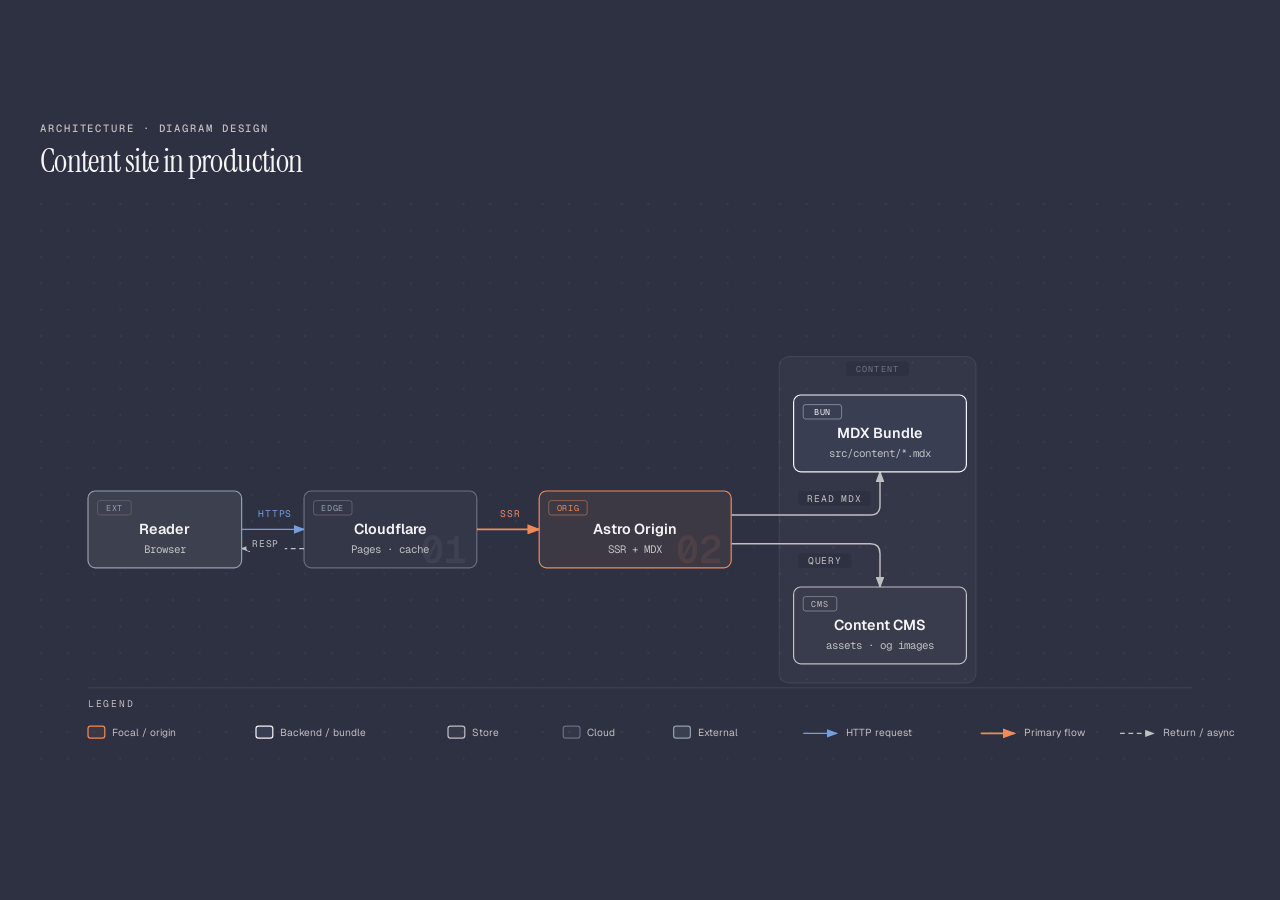
<file: .claude/skills/diagram-design/assets/example-architecture-dark.html>
<!DOCTYPE html>
<html lang="en">
<head>
  <meta charset="UTF-8">
  <meta name="viewport" content="width=device-width, initial-scale=1.0">
  <title>Content site · Architecture</title>
  <link href="https://fonts.googleapis.com/css2?family=Instrument+Serif:ital@0;1&family=Geist:wght@400;500;600&family=Geist+Mono:wght@400;500;600&display=swap" rel="stylesheet">
  <style>
    *, *::before, *::after { box-sizing: border-box; margin: 0; padding: 0; }
    :root {
      --color-paper:   #2d3142;
      --color-ink:     #f5f5f5;
      --color-muted:   #bfc0c0;
      --color-accent:  #f08a59;
      --font-sans:     'Geist', system-ui, sans-serif;
      --font-serif:    'Instrument Serif', serif;
      --font-mono:     'Geist Mono', ui-monospace, monospace;
    }

    body {
      font-family: var(--font-sans);
      background: var(--color-paper);
      color: var(--color-ink);
      min-height: 100vh;
      display: flex;
      align-items: center;
      justify-content: center;
      padding: 3rem 2rem;
    }

    .frame { max-width: 1200px; width: 100%; }

    .eyebrow {
      font-family: var(--font-mono);
      font-size: 0.66rem;
      font-weight: 500;
      letter-spacing: 0.18em;
      text-transform: uppercase;
      color: var(--color-muted);
      margin-bottom: 0.5rem;
    }

    h1 {
      font-family: var(--font-serif);
      font-size: clamp(1.5rem, 2.4vw + 0.75rem, 2rem);
      font-weight: 400;
      letter-spacing: -0.02em;
      line-height: 1.15;
      color: var(--color-ink);
      margin-bottom: 1.5rem;
    }

    svg { width: 100%; min-width: 900px; display: block; }
  </style>
</head>
<body>
  <div class="frame">
    <p class="eyebrow">Architecture · Diagram Design</p>
    <h1>Content site in production</h1>

    <svg viewBox="0 0 1000 480" xmlns="http://www.w3.org/2000/svg" role="img" aria-labelledby="architecture-dark-title architecture-dark-desc">
      <title id="architecture-dark-title">Content site in production</title>
      <desc id="architecture-dark-desc">Architecture diagram showing reader requests moving through Cloudflare to an Astro origin, MDX bundle, and content CMS.</desc>
        <defs>
          <pattern id="dots" width="22" height="22" patternUnits="userSpaceOnUse">
            <circle cx="1" cy="1" r="0.9" fill="rgba(245,245,245,0.10)"/>
          </pattern>
          <marker id="arrow" markerWidth="8" markerHeight="6" refX="7" refY="3" orient="auto"><polygon points="0 0, 8 3, 0 6" fill="#bfc0c0"/></marker>
          <marker id="arrow-accent" markerWidth="8" markerHeight="6" refX="7" refY="3" orient="auto"><polygon points="0 0, 8 3, 0 6" fill="#f08a59"/></marker>
          <marker id="arrow-link" markerWidth="8" markerHeight="6" refX="7" refY="3" orient="auto"><polygon points="0 0, 8 3, 0 6" fill="#739fdf"/></marker>
        </defs>

        <rect width="100%" height="100%" fill="#2d3142"/>
        <rect width="100%" height="100%" fill="url(#dots)" opacity="0.55"/>

        <!-- Zone: Content services (drawn before arrows and nodes) -->
        <rect x="616" y="128" width="164" height="272" rx="8"
              fill="rgba(245,245,245,0.03)" stroke="rgba(245,245,245,0.10)" stroke-width="0.8"/>
        <rect x="672" y="132" width="52" height="12" rx="2" fill="#2d3142"/>
        <text x="698" y="141" fill="rgba(245,245,245,0.35)" font-size="7" font-family="'Geist Mono', monospace"
              text-anchor="middle" letter-spacing="0.14em">CONTENT</text>

        <!-- Arrows first (behind boxes) -->
        <line x1="168" y1="272" x2="220" y2="272" stroke="#739fdf" stroke-width="1.2" marker-end="url(#arrow-link)"/>
        <line x1="364" y1="272" x2="416" y2="272" stroke="#f08a59" stroke-width="1.4" marker-end="url(#arrow-accent)"/>
        <path d="M 576,260 H 692 Q 700,260 700,252 V 224"
              fill="none" stroke="#bfc0c0" stroke-width="1.2" marker-end="url(#arrow)"/>
        <path d="M 576,284 H 692 Q 700,284 700,292 V 320"
              fill="none" stroke="#bfc0c0" stroke-width="1.2" marker-end="url(#arrow)"/>

        <!-- Dashed return: Cloudflare→Reader (cached HTML) -->
        <path d="M 220,288 H 168" fill="none" stroke="#bfc0c0" stroke-width="1" stroke-dasharray="4,3" marker-end="url(#arrow)"/>

        <!-- Arrow labels -->
        <rect x="172" y="252" width="48" height="12" rx="2" fill="#2d3142"/>
        <text x="196" y="262" fill="#739fdf" font-size="8" font-family="'Geist Mono', monospace" text-anchor="middle" letter-spacing="0.08em">HTTPS</text>

        <rect x="172" y="278" width="32" height="12" rx="2" fill="#2d3142"/>
        <text x="188" y="287" fill="#bfc0c0" font-size="8" font-family="'Geist Mono', monospace" text-anchor="middle" letter-spacing="0.08em">RESP</text>

        <rect x="368" y="252" width="48" height="12" rx="2" fill="#2d3142"/>
        <text x="392" y="262" fill="#f08a59" font-size="8" font-family="'Geist Mono', monospace" text-anchor="middle" letter-spacing="0.08em">SSR</text>

        <rect x="632" y="240" width="60" height="12" rx="2" fill="#2d3142"/>
        <text x="662" y="249" fill="#bfc0c0" font-size="8" font-family="'Geist Mono', monospace" text-anchor="middle" letter-spacing="0.08em">READ MDX</text>

        <rect x="632" y="292" width="44" height="12" rx="2" fill="#2d3142"/>
        <text x="654" y="301" fill="#bfc0c0" font-size="8" font-family="'Geist Mono', monospace" text-anchor="middle" letter-spacing="0.08em">QUERY</text>

        <!-- Node: Reader -->
        <rect x="40" y="240" width="128" height="64" rx="6" fill="#2d3142"/>
        <rect x="40" y="240" width="128" height="64" rx="6" fill="rgba(191,192,192,0.10)" stroke="#949eb2" stroke-width="1"/>
        <rect x="48" y="248" width="28" height="12" rx="2" fill="transparent" stroke="rgba(142,140,131,0.40)" stroke-width="0.8"/>
        <text x="62" y="257" fill="#949eb2" font-size="7" font-family="'Geist Mono', monospace" text-anchor="middle" letter-spacing="0.08em">EXT</text>
        <text x="104" y="276" fill="#f5f5f5" font-size="12" font-weight="600" font-family="'Geist', sans-serif" text-anchor="middle">Reader</text>
        <text x="104" y="292" fill="#bfc0c0" font-size="9" font-family="'Geist Mono', monospace" text-anchor="middle">Browser</text>

        <!-- Node: Cloudflare -->
        <rect x="220" y="240" width="144" height="64" rx="6" fill="#2d3142"/>
        <rect x="220" y="240" width="144" height="64" rx="6" fill="rgba(245,245,245,0.03)" stroke="rgba(245,245,245,0.30)" stroke-width="1"/>
        <rect x="228" y="248" width="32" height="12" rx="2" fill="transparent" stroke="rgba(245,245,245,0.22)" stroke-width="0.8"/>
        <text x="244" y="257" fill="#949eb2" font-size="7" font-family="'Geist Mono', monospace" text-anchor="middle" letter-spacing="0.08em">EDGE</text>
        <text x="356" y="300" fill="rgba(245,245,245,0.06)" font-size="32" font-weight="600" font-family="'Geist Mono', monospace" text-anchor="end">01</text>
        <text x="292" y="276" fill="#f5f5f5" font-size="12" font-weight="600" font-family="'Geist', sans-serif" text-anchor="middle">Cloudflare</text>
        <text x="292" y="292" fill="#bfc0c0" font-size="9" font-family="'Geist Mono', monospace" text-anchor="middle">Pages · cache</text>

        <!-- Node: Astro (focal coral) -->
        <rect x="416" y="240" width="160" height="64" rx="6" fill="#2d3142"/>
        <rect x="416" y="240" width="160" height="64" rx="6" fill="rgba(240,138,89,0.08)" stroke="#f08a59" stroke-width="1"/>
        <rect x="424" y="248" width="32" height="12" rx="2" fill="transparent" stroke="rgba(240,138,89,0.50)" stroke-width="0.8"/>
        <text x="440" y="257" fill="#f08a59" font-size="7" font-family="'Geist Mono', monospace" text-anchor="middle" letter-spacing="0.08em">ORIG</text>
        <text x="568" y="300" fill="rgba(240,138,89,0.10)" font-size="32" font-weight="600" font-family="'Geist Mono', monospace" text-anchor="end">02</text>
        <text x="496" y="276" fill="#f5f5f5" font-size="12" font-weight="600" font-family="'Geist', sans-serif" text-anchor="middle">Astro Origin</text>
        <text x="496" y="292" fill="#bfc0c0" font-size="9" font-family="'Geist Mono', monospace" text-anchor="middle">SSR + MDX</text>

        <!-- Node: MDX Bundle -->
        <rect x="628" y="160" width="144" height="64" rx="6" fill="#2d3142"/>
        <rect x="628" y="160" width="144" height="64" rx="6" fill="#393e53" stroke="#f5f5f5" stroke-width="1"/>
        <rect x="636" y="168" width="32" height="12" rx="2" fill="transparent" stroke="rgba(245,245,245,0.40)" stroke-width="0.8"/>
        <text x="652" y="177" fill="#f5f5f5" font-size="7" font-family="'Geist Mono', monospace" text-anchor="middle" letter-spacing="0.08em">BUN</text>
        <text x="700" y="196" fill="#f5f5f5" font-size="12" font-weight="600" font-family="'Geist', sans-serif" text-anchor="middle">MDX Bundle</text>
        <text x="700" y="212" fill="#bfc0c0" font-size="9" font-family="'Geist Mono', monospace" text-anchor="middle">src/content/*.mdx</text>

        <!-- Node: Content CMS -->
        <rect x="628" y="320" width="144" height="64" rx="6" fill="#2d3142"/>
        <rect x="628" y="320" width="144" height="64" rx="6" fill="rgba(245,245,245,0.05)" stroke="#bfc0c0" stroke-width="1"/>
        <rect x="636" y="328" width="28" height="12" rx="2" fill="transparent" stroke="rgba(191,192,192,0.50)" stroke-width="0.8"/>
        <text x="650" y="337" fill="#bfc0c0" font-size="7" font-family="'Geist Mono', monospace" text-anchor="middle" letter-spacing="0.08em">CMS</text>
        <text x="700" y="356" fill="#f5f5f5" font-size="12" font-weight="600" font-family="'Geist', sans-serif" text-anchor="middle">Content CMS</text>
        <text x="700" y="372" fill="#bfc0c0" font-size="9" font-family="'Geist Mono', monospace" text-anchor="middle">assets · og images</text>

        <!-- Legend strip -->
        <line x1="40" y1="404" x2="960" y2="404" stroke="rgba(245,245,245,0.10)" stroke-width="0.8"/>
        <text x="40" y="420" fill="#bfc0c0" font-size="8" font-family="'Geist Mono', monospace" letter-spacing="0.18em">LEGEND</text>

        <rect x="40" y="436" width="14" height="10" rx="2" fill="rgba(240,138,89,0.08)" stroke="#f08a59" stroke-width="1"/>
        <text x="60" y="444" fill="#bfc0c0" font-size="8.5" font-family="'Geist', sans-serif">Focal / origin</text>

        <rect x="180" y="436" width="14" height="10" rx="2" fill="#393e53" stroke="#f5f5f5" stroke-width="1"/>
        <text x="200" y="444" fill="#bfc0c0" font-size="8.5" font-family="'Geist', sans-serif">Backend / bundle</text>

        <rect x="340" y="436" width="14" height="10" rx="2" fill="rgba(245,245,245,0.05)" stroke="#bfc0c0" stroke-width="1"/>
        <text x="360" y="444" fill="#bfc0c0" font-size="8.5" font-family="'Geist', sans-serif">Store</text>

        <rect x="436" y="436" width="14" height="10" rx="2" fill="rgba(245,245,245,0.03)" stroke="rgba(245,245,245,0.30)" stroke-width="1"/>
        <text x="456" y="444" fill="#bfc0c0" font-size="8.5" font-family="'Geist', sans-serif">Cloud</text>

        <rect x="528" y="436" width="14" height="10" rx="2" fill="rgba(191,192,192,0.10)" stroke="#949eb2" stroke-width="1"/>
        <text x="548" y="444" fill="#bfc0c0" font-size="8.5" font-family="'Geist', sans-serif">External</text>

        <line x1="636" y1="442" x2="664" y2="442" stroke="#739fdf" stroke-width="1.2" marker-end="url(#arrow-link)"/>
        <text x="672" y="444" fill="#bfc0c0" font-size="8.5" font-family="'Geist', sans-serif">HTTP request</text>

        <line x1="784" y1="442" x2="812" y2="442" stroke="#f08a59" stroke-width="1.4" marker-end="url(#arrow-accent)"/>
        <text x="820" y="444" fill="#bfc0c0" font-size="8.5" font-family="'Geist', sans-serif">Primary flow</text>

        <line x1="900" y1="442" x2="928" y2="442" stroke="#bfc0c0" stroke-width="1" stroke-dasharray="4,3" marker-end="url(#arrow)"/>
        <text x="936" y="444" fill="#bfc0c0" font-size="8.5" font-family="'Geist', sans-serif">Return / async</text>
      </svg>
  </div>
</body>
</html>
</file>
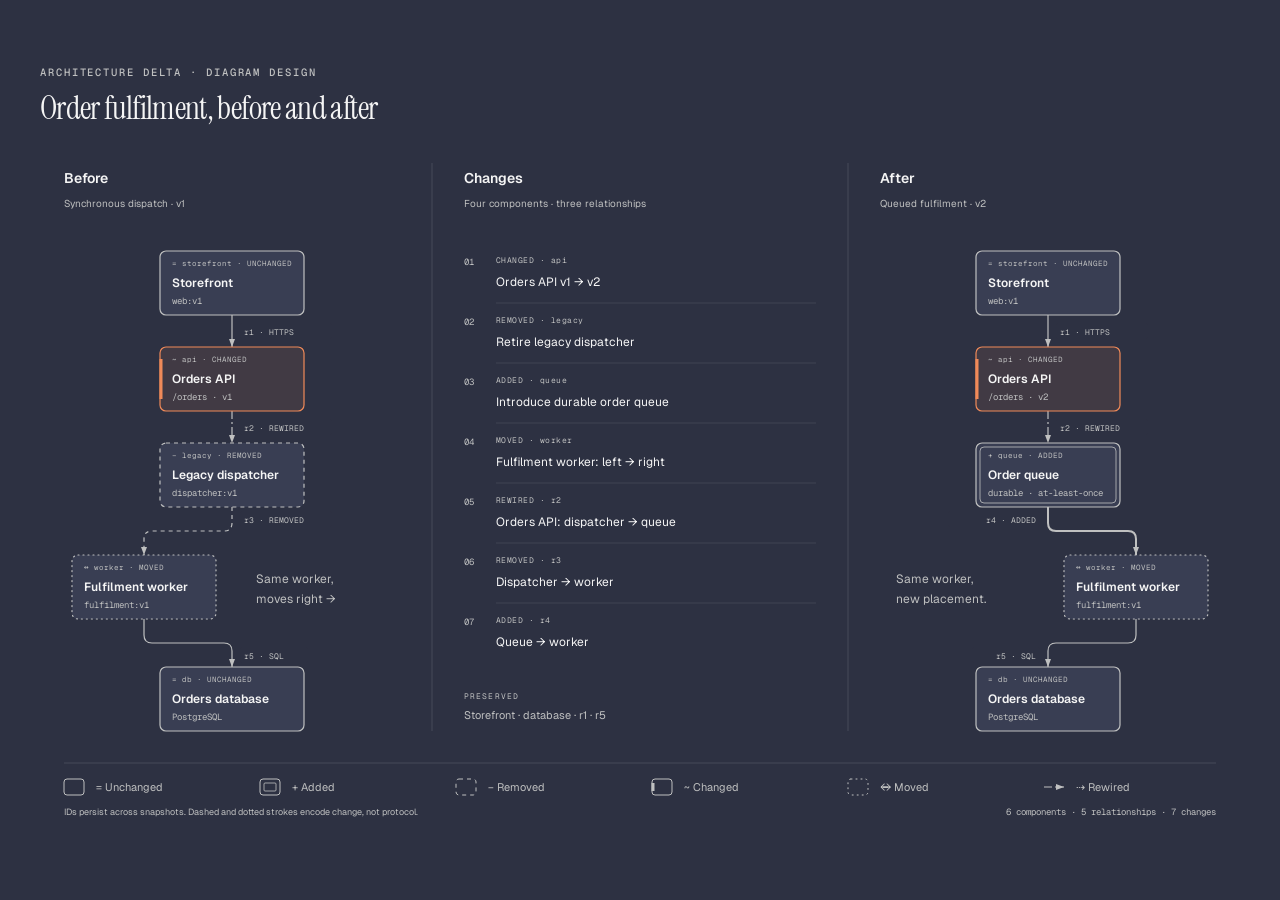
<file: .claude/skills/diagram-design/assets/example-architecture-delta-dark.html>
<!DOCTYPE html>
<html lang="en">
<head>
  <meta charset="UTF-8">
  <meta name="viewport" content="width=device-width, initial-scale=1.0">
  <title>Order fulfilment · Architecture delta</title>
  <link href="https://fonts.googleapis.com/css2?family=Instrument+Serif:ital@0;1&family=Geist:wght@400;500;600&family=Geist+Mono:wght@400;500;600&display=swap" rel="stylesheet">
  <style>
    *, *::before, *::after { box-sizing: border-box; margin: 0; padding: 0; }
    :root {
      --color-paper: #2d3142;
      --color-ink: #f5f5f5;
      --color-muted: #bfc0c0;
      --color-rule: rgba(245,245,245,0.12);
      --color-accent: #f08a59;
      --font-sans: 'Geist', system-ui, sans-serif;
      --font-serif: 'Instrument Serif', serif;
      --font-mono: 'Geist Mono', ui-monospace, monospace;
    }
    body { font-family: var(--font-sans); color: var(--color-ink); background: var(--color-paper); min-height: 100vh; padding: 3rem 2rem; display: flex; align-items: center; justify-content: center; }
    .frame { width: 100%; max-width: 1200px; min-width: 0; margin: 0 auto; }
    .eyebrow { font-family: var(--font-mono); font-size: 0.66rem; font-weight: 500; letter-spacing: 0.18em; text-transform: uppercase; color: var(--color-muted); margin-bottom: 0.75rem; }
    h1 { font-family: var(--font-serif); font-size: clamp(1.75rem, 3vw + 1rem, 2rem); line-height: 1.1; font-weight: 400; letter-spacing: -0.02em; margin-bottom: 1.75rem; }
    .subtitle { max-width: 64ch; font-size: 0.9375rem; line-height: 1.6; color: var(--color-muted); margin-bottom: 2rem; }
    .diagram-container { width: 100%; overflow-x: auto; }
    .diagram-container:focus-visible { outline: 2px solid var(--color-muted); outline-offset: 4px; }
    svg { display: block; width: 100%; min-width: 1100px; }
    .scroll-hint { display: none; margin: 1rem 0 0; font-size: 0.8125rem; color: var(--color-muted); }
    @media (max-width: 700px) { body { padding: 2rem 1rem; } .scroll-hint { display: block; } }
  </style>
</head>
<body>
  <main class="frame">
    <p class="eyebrow">Architecture delta · Diagram Design</p>
    <h1>Order fulfilment, before and after</h1>

    <div class="diagram-container" role="region" aria-label="Before, changes, and after architecture comparison; scroll horizontally on narrow screens" tabindex="0">
      <svg viewBox="0 0 1200 680" xmlns="http://www.w3.org/2000/svg" data-diagram="architecture-delta" role="img" aria-labelledby="architecture-delta-dark-title architecture-delta-dark-desc">
        <title id="architecture-delta-dark-title">Order fulfilment, before and after</title>
        <desc id="architecture-delta-dark-desc">A durable order queue replaces the legacy dispatcher, Orders API changes from v1 to v2, the fulfilment worker moves without changing implementation, and the storefront and database stay unchanged, with seven component and relationship changes listed between both snapshots.</desc>
        <defs>
          <marker id="architecture-delta-dark-arrow" markerWidth="8" markerHeight="6" refX="8" refY="3" orient="auto" markerUnits="userSpaceOnUse"><polygon points="0 0, 8 3, 0 6" fill="#bfc0c0"/></marker>
        </defs>
        <rect width="1200" height="680" fill="#2d3142"/>
        <text x="24" y="28" fill="#f5f5f5" font-size="14" font-family="'Geist', sans-serif" font-weight="600">Before</text>
        <text x="24" y="52" fill="#bfc0c0" font-size="10" font-family="'Geist', sans-serif" >Synchronous dispatch · v1</text>
        <text x="424" y="28" fill="#f5f5f5" font-size="14" font-family="'Geist', sans-serif" font-weight="600">Changes</text>
        <text x="424" y="52" fill="#bfc0c0" font-size="10" font-family="'Geist', sans-serif" >Four components · three relationships</text>
        <text x="840" y="28" fill="#f5f5f5" font-size="14" font-family="'Geist', sans-serif" font-weight="600">After</text>
        <text x="840" y="52" fill="#bfc0c0" font-size="10" font-family="'Geist', sans-serif" >Queued fulfilment · v2</text>
        <path d="M 392 8 V 576 M 808 8 V 576" stroke="rgba(245,245,245,0.12)" stroke-width="1"/>
        <g data-snapshot="before" transform="translate(24 96)" data-grid="336 480 4">
<!-- Relationships precede components; endpoints meet the declared bounds. -->
<path data-kind="relationship" data-object-id="r1" data-status="unchanged" data-signature="https:create" data-from="storefront" data-to="api" d="M 168 64 V 96" fill="none" stroke="#bfc0c0" stroke-width="1.2" marker-end="url(#architecture-delta-dark-arrow)"/>
<path data-kind="relationship" data-object-id="r2" data-status="rewired" data-signature="submit-order" data-from="api" data-to="legacy" d="M 168 160 V 192" fill="none" stroke="#bfc0c0" stroke-width="1.2" stroke-dasharray="8 3 2 3" marker-end="url(#architecture-delta-dark-arrow)"/>
<path data-kind="relationship" data-object-id="r3" data-status="removed" data-signature="dispatch" data-from="legacy" data-to="worker" d="M 168 256 V 272 Q 168 280 160 280 H 88 Q 80 280 80 288 V 304" fill="none" stroke="#bfc0c0" stroke-width="1.2" stroke-dasharray="4 4" marker-end="url(#architecture-delta-dark-arrow)"/>
<path data-kind="relationship" data-object-id="r5" data-status="unchanged" data-signature="write-order" data-from="worker" data-to="db" d="M 80 368 V 384 Q 80 392 88 392 H 160 Q 168 392 168 400 V 416" fill="none" stroke="#bfc0c0" stroke-width="1.2" marker-end="url(#architecture-delta-dark-arrow)"/>
<rect x="176" y="72" width="92" height="16" rx="2" fill="#2d3142"/>
<text x="180" y="84" fill="#bfc0c0" font-size="8" font-family="'Geist Mono', monospace" >r1 · HTTPS</text>
<rect x="176" y="168" width="92" height="16" rx="2" fill="#2d3142"/>
<text x="180" y="180" fill="#bfc0c0" font-size="8" font-family="'Geist Mono', monospace" >r2 · REWIRED</text>
<rect x="176" y="260" width="92" height="16" rx="2" fill="#2d3142"/>
<text x="180" y="272" fill="#bfc0c0" font-size="8" font-family="'Geist Mono', monospace" >r3 · REMOVED</text>
<rect x="176" y="396" width="68" height="16" rx="2" fill="#2d3142"/>
<text x="180" y="408" fill="#bfc0c0" font-size="8" font-family="'Geist Mono', monospace" >r5 · SQL</text>
<g data-kind="component" data-object-id="storefront" data-status="unchanged" data-signature="web:v1">
<rect data-role="bounds" x="96" y="0" width="144" height="64" rx="6" fill="#393e53" stroke="#bfc0c0" stroke-width="1.2"/>
<text x="108" y="15" fill="#bfc0c0" font-size="7.5" font-family="'Geist Mono', monospace" >= storefront · UNCHANGED</text>
<text x="108" y="36" fill="#f5f5f5" font-size="12" font-family="'Geist', sans-serif" font-weight="600">Storefront</text>
<text x="108" y="53" fill="#bfc0c0" font-size="9" font-family="'Geist Mono', monospace" >web:v1</text>
</g>
<g data-kind="component" data-object-id="api" data-status="changed" data-signature="orders:v1">
<rect data-role="bounds" x="96" y="96" width="144" height="64" rx="6" fill="rgba(240,138,89,0.10)" stroke="#f08a59" stroke-width="1.2"/>
<path d="M 97 108 V 148" fill="none" stroke="#f08a59" stroke-width="3"/>
<text x="108" y="111" fill="#bfc0c0" font-size="7.5" font-family="'Geist Mono', monospace" >~ api · CHANGED</text>
<text x="108" y="132" fill="#f5f5f5" font-size="12" font-family="'Geist', sans-serif" font-weight="600">Orders API</text>
<text x="108" y="149" fill="#bfc0c0" font-size="9" font-family="'Geist Mono', monospace" >/orders · v1</text>
</g>
<g data-kind="component" data-object-id="legacy" data-status="removed" data-signature="dispatcher:v1">
<rect data-role="bounds" x="96" y="192" width="144" height="64" rx="6" fill="#393e53" stroke="#bfc0c0" stroke-width="1.2" stroke-dasharray="4 4"/>
<text x="108" y="207" fill="#bfc0c0" font-size="7.5" font-family="'Geist Mono', monospace" >− legacy · REMOVED</text>
<text x="108" y="228" fill="#f5f5f5" font-size="12" font-family="'Geist', sans-serif" font-weight="600">Legacy dispatcher</text>
<text x="108" y="245" fill="#bfc0c0" font-size="9" font-family="'Geist Mono', monospace" >dispatcher:v1</text>
</g>
<g data-kind="component" data-object-id="worker" data-status="moved" data-signature="fulfilment:v1">
<rect data-role="bounds" x="8" y="304" width="144" height="64" rx="6" fill="#393e53" stroke="#bfc0c0" stroke-width="1.2" stroke-dasharray="1 4" stroke-linecap="round"/>
<text x="20" y="319" fill="#bfc0c0" font-size="7.5" font-family="'Geist Mono', monospace" >↔ worker · MOVED</text>
<text x="20" y="340" fill="#f5f5f5" font-size="12" font-family="'Geist', sans-serif" font-weight="600">Fulfilment worker</text>
<text x="20" y="357" fill="#bfc0c0" font-size="9" font-family="'Geist Mono', monospace" >fulfilment:v1</text>
</g>
<g data-kind="component" data-object-id="db" data-status="unchanged" data-signature="orders:postgres">
<rect data-role="bounds" x="96" y="416" width="144" height="64" rx="6" fill="#393e53" stroke="#bfc0c0" stroke-width="1.2"/>
<text x="108" y="431" fill="#bfc0c0" font-size="7.5" font-family="'Geist Mono', monospace" >= db · UNCHANGED</text>
<text x="108" y="452" fill="#f5f5f5" font-size="12" font-family="'Geist', sans-serif" font-weight="600">Orders database</text>
<text x="108" y="469" fill="#bfc0c0" font-size="9" font-family="'Geist Mono', monospace" >PostgreSQL</text>
</g>
<text x="192" y="332" fill="#bfc0c0" font-size="12" font-family="'Geist', sans-serif" >Same worker,</text>
<text x="192" y="352" fill="#bfc0c0" font-size="12" font-family="'Geist', sans-serif" >moves right →</text>
</g>
        <text x="424" y="110" fill="#bfc0c0" font-size="9" font-family="'Geist Mono', monospace" >01</text>
<text x="456" y="108" data-change="CHANGED" data-target="api" fill="#bfc0c0" font-size="8" font-family="'Geist Mono', monospace" letter-spacing="0.06em">CHANGED · api<tspan x="456" y="131" fill="#f5f5f5" font-size="12" font-family="'Geist', sans-serif" letter-spacing="0">Orders API v1 → v2</tspan></text>
<path d="M 456 148 H 776" stroke="rgba(245,245,245,0.12)" stroke-width="0.8"/>
<text x="424" y="170" fill="#bfc0c0" font-size="9" font-family="'Geist Mono', monospace" >02</text>
<text x="456" y="168" data-change="REMOVED" data-target="legacy" fill="#bfc0c0" font-size="8" font-family="'Geist Mono', monospace" letter-spacing="0.06em">REMOVED · legacy<tspan x="456" y="191" fill="#f5f5f5" font-size="12" font-family="'Geist', sans-serif" letter-spacing="0">Retire legacy dispatcher</tspan></text>
<path d="M 456 208 H 776" stroke="rgba(245,245,245,0.12)" stroke-width="0.8"/>
<text x="424" y="230" fill="#bfc0c0" font-size="9" font-family="'Geist Mono', monospace" >03</text>
<text x="456" y="228" data-change="ADDED" data-target="queue" fill="#bfc0c0" font-size="8" font-family="'Geist Mono', monospace" letter-spacing="0.06em">ADDED · queue<tspan x="456" y="251" fill="#f5f5f5" font-size="12" font-family="'Geist', sans-serif" letter-spacing="0">Introduce durable order queue</tspan></text>
<path d="M 456 268 H 776" stroke="rgba(245,245,245,0.12)" stroke-width="0.8"/>
<text x="424" y="290" fill="#bfc0c0" font-size="9" font-family="'Geist Mono', monospace" >04</text>
<text x="456" y="288" data-change="MOVED" data-target="worker" fill="#bfc0c0" font-size="8" font-family="'Geist Mono', monospace" letter-spacing="0.06em">MOVED · worker<tspan x="456" y="311" fill="#f5f5f5" font-size="12" font-family="'Geist', sans-serif" letter-spacing="0">Fulfilment worker: left → right</tspan></text>
<path d="M 456 328 H 776" stroke="rgba(245,245,245,0.12)" stroke-width="0.8"/>
<text x="424" y="350" fill="#bfc0c0" font-size="9" font-family="'Geist Mono', monospace" >05</text>
<text x="456" y="348" data-change="REWIRED" data-target="r2" fill="#bfc0c0" font-size="8" font-family="'Geist Mono', monospace" letter-spacing="0.06em">REWIRED · r2<tspan x="456" y="371" fill="#f5f5f5" font-size="12" font-family="'Geist', sans-serif" letter-spacing="0">Orders API: dispatcher → queue</tspan></text>
<path d="M 456 388 H 776" stroke="rgba(245,245,245,0.12)" stroke-width="0.8"/>
<text x="424" y="410" fill="#bfc0c0" font-size="9" font-family="'Geist Mono', monospace" >06</text>
<text x="456" y="408" data-change="REMOVED" data-target="r3" fill="#bfc0c0" font-size="8" font-family="'Geist Mono', monospace" letter-spacing="0.06em">REMOVED · r3<tspan x="456" y="431" fill="#f5f5f5" font-size="12" font-family="'Geist', sans-serif" letter-spacing="0">Dispatcher → worker</tspan></text>
<path d="M 456 448 H 776" stroke="rgba(245,245,245,0.12)" stroke-width="0.8"/>
<text x="424" y="470" fill="#bfc0c0" font-size="9" font-family="'Geist Mono', monospace" >07</text>
<text x="456" y="468" data-change="ADDED" data-target="r4" fill="#bfc0c0" font-size="8" font-family="'Geist Mono', monospace" letter-spacing="0.06em">ADDED · r4<tspan x="456" y="491" fill="#f5f5f5" font-size="12" font-family="'Geist', sans-serif" letter-spacing="0">Queue → worker</tspan></text>
<text x="424" y="544" fill="#bfc0c0" font-size="8" font-family="'Geist Mono', monospace" letter-spacing="0.14em">PRESERVED</text>
<text x="424" y="564" fill="#bfc0c0" font-size="11" font-family="'Geist', sans-serif" >Storefront · database · r1 · r5</text>
        <g data-snapshot="after" transform="translate(840 96)" data-grid="336 480 4">
<!-- Relationships precede components; endpoints meet the declared bounds. -->
<path data-kind="relationship" data-object-id="r1" data-status="unchanged" data-signature="https:create" data-from="storefront" data-to="api" d="M 168 64 V 96" fill="none" stroke="#bfc0c0" stroke-width="1.2" marker-end="url(#architecture-delta-dark-arrow)"/>
<path data-kind="relationship" data-object-id="r2" data-status="rewired" data-signature="submit-order" data-from="api" data-to="queue" d="M 168 160 V 192" fill="none" stroke="#bfc0c0" stroke-width="1.2" stroke-dasharray="8 3 2 3" marker-end="url(#architecture-delta-dark-arrow)"/>
<path data-kind="relationship" data-object-id="r4" data-status="added" data-signature="deliver" data-from="queue" data-to="worker" d="M 168 256 V 272 Q 168 280 176 280 H 248 Q 256 280 256 288 V 304" fill="none" stroke="#bfc0c0" stroke-width="2" marker-end="url(#architecture-delta-dark-arrow)"/>
<path data-kind="relationship" data-object-id="r5" data-status="unchanged" data-signature="write-order" data-from="worker" data-to="db" d="M 256 368 V 384 Q 256 392 248 392 H 176 Q 168 392 168 400 V 416" fill="none" stroke="#bfc0c0" stroke-width="1.2" marker-end="url(#architecture-delta-dark-arrow)"/>
<rect x="176" y="72" width="92" height="16" rx="2" fill="#2d3142"/>
<text x="180" y="84" fill="#bfc0c0" font-size="8" font-family="'Geist Mono', monospace" >r1 · HTTPS</text>
<rect x="176" y="168" width="92" height="16" rx="2" fill="#2d3142"/>
<text x="180" y="180" fill="#bfc0c0" font-size="8" font-family="'Geist Mono', monospace" >r2 · REWIRED</text>
<rect x="68" y="260" width="92" height="16" rx="2" fill="#2d3142"/>
<text x="156" y="272" fill="#bfc0c0" font-size="8" font-family="'Geist Mono', monospace" text-anchor="end">r4 · ADDED</text>
<rect x="92" y="396" width="68" height="16" rx="2" fill="#2d3142"/>
<text x="156" y="408" fill="#bfc0c0" font-size="8" font-family="'Geist Mono', monospace" text-anchor="end">r5 · SQL</text>
<g data-kind="component" data-object-id="storefront" data-status="unchanged" data-signature="web:v1">
<rect data-role="bounds" x="96" y="0" width="144" height="64" rx="6" fill="#393e53" stroke="#bfc0c0" stroke-width="1.2"/>
<text x="108" y="15" fill="#bfc0c0" font-size="7.5" font-family="'Geist Mono', monospace" >= storefront · UNCHANGED</text>
<text x="108" y="36" fill="#f5f5f5" font-size="12" font-family="'Geist', sans-serif" font-weight="600">Storefront</text>
<text x="108" y="53" fill="#bfc0c0" font-size="9" font-family="'Geist Mono', monospace" >web:v1</text>
</g>
<g data-kind="component" data-object-id="api" data-status="changed" data-signature="orders:v2">
<rect data-role="bounds" x="96" y="96" width="144" height="64" rx="6" fill="rgba(240,138,89,0.10)" stroke="#f08a59" stroke-width="1.2"/>
<path d="M 97 108 V 148" fill="none" stroke="#f08a59" stroke-width="3"/>
<text x="108" y="111" fill="#bfc0c0" font-size="7.5" font-family="'Geist Mono', monospace" >~ api · CHANGED</text>
<text x="108" y="132" fill="#f5f5f5" font-size="12" font-family="'Geist', sans-serif" font-weight="600">Orders API</text>
<text x="108" y="149" fill="#bfc0c0" font-size="9" font-family="'Geist Mono', monospace" >/orders · v2</text>
</g>
<g data-kind="component" data-object-id="queue" data-status="added" data-signature="orders:durable:v1">
<rect data-role="bounds" x="96" y="192" width="144" height="64" rx="6" fill="#393e53" stroke="#bfc0c0" stroke-width="1.2"/>
<rect x="100" y="196" width="136" height="56" rx="4" fill="none" stroke="#bfc0c0" stroke-width="0.8"/>
<text x="108" y="207" fill="#bfc0c0" font-size="7.5" font-family="'Geist Mono', monospace" >+ queue · ADDED</text>
<text x="108" y="228" fill="#f5f5f5" font-size="12" font-family="'Geist', sans-serif" font-weight="600">Order queue</text>
<text x="108" y="245" fill="#bfc0c0" font-size="9" font-family="'Geist Mono', monospace" >durable · at-least-once</text>
</g>
<g data-kind="component" data-object-id="worker" data-status="moved" data-signature="fulfilment:v1">
<rect data-role="bounds" x="184" y="304" width="144" height="64" rx="6" fill="#393e53" stroke="#bfc0c0" stroke-width="1.2" stroke-dasharray="1 4" stroke-linecap="round"/>
<text x="196" y="319" fill="#bfc0c0" font-size="7.5" font-family="'Geist Mono', monospace" >↔ worker · MOVED</text>
<text x="196" y="340" fill="#f5f5f5" font-size="12" font-family="'Geist', sans-serif" font-weight="600">Fulfilment worker</text>
<text x="196" y="357" fill="#bfc0c0" font-size="9" font-family="'Geist Mono', monospace" >fulfilment:v1</text>
</g>
<g data-kind="component" data-object-id="db" data-status="unchanged" data-signature="orders:postgres">
<rect data-role="bounds" x="96" y="416" width="144" height="64" rx="6" fill="#393e53" stroke="#bfc0c0" stroke-width="1.2"/>
<text x="108" y="431" fill="#bfc0c0" font-size="7.5" font-family="'Geist Mono', monospace" >= db · UNCHANGED</text>
<text x="108" y="452" fill="#f5f5f5" font-size="12" font-family="'Geist', sans-serif" font-weight="600">Orders database</text>
<text x="108" y="469" fill="#bfc0c0" font-size="9" font-family="'Geist Mono', monospace" >PostgreSQL</text>
</g>
<text x="16" y="332" fill="#bfc0c0" font-size="12" font-family="'Geist', sans-serif" >Same worker,</text>
<text x="16" y="352" fill="#bfc0c0" font-size="12" font-family="'Geist', sans-serif" >new placement.</text>
</g>
        <path d="M 24 608 H 1176" stroke="rgba(245,245,245,0.12)" stroke-width="1"/>
<rect x="24" y="624" width="20" height="16" rx="3" fill="none" stroke="#bfc0c0" stroke-width="1"/>
<text x="56" y="636" fill="#bfc0c0" font-size="11" font-family="'Geist', sans-serif" >= Unchanged</text>
<rect x="220" y="624" width="20" height="16" rx="3" fill="none" stroke="#bfc0c0" stroke-width="1"/>
<rect x="224" y="628" width="12" height="8" rx="1" fill="none" stroke="#bfc0c0" stroke-width="0.8"/>
<text x="252" y="636" fill="#bfc0c0" font-size="11" font-family="'Geist', sans-serif" >+ Added</text>
<rect x="416" y="624" width="20" height="16" rx="3" fill="none" stroke="#bfc0c0" stroke-width="1" stroke-dasharray="4 4"/>
<text x="448" y="636" fill="#bfc0c0" font-size="11" font-family="'Geist', sans-serif" >− Removed</text>
<rect x="612" y="624" width="20" height="16" rx="3" fill="none" stroke="#bfc0c0" stroke-width="1"/>
<path d="M 613 628 V 636" stroke="#bfc0c0" stroke-width="3"/>
<text x="644" y="636" fill="#bfc0c0" font-size="11" font-family="'Geist', sans-serif" >~ Changed</text>
<rect x="808" y="624" width="20" height="16" rx="3" fill="none" stroke="#bfc0c0" stroke-width="1" stroke-dasharray="1 4" stroke-linecap="round"/>
<text x="840" y="636" fill="#bfc0c0" font-size="11" font-family="'Geist', sans-serif" >↔ Moved</text>
<path d="M 1004 632 H 1024" fill="none" stroke="#bfc0c0" stroke-width="1.2" stroke-dasharray="8 3 2 3" marker-end="url(#architecture-delta-dark-arrow)"/>
<text x="1036" y="636" fill="#bfc0c0" font-size="11" font-family="'Geist', sans-serif" >⇢ Rewired</text>
<text x="24" y="660" fill="#bfc0c0" font-size="9" font-family="'Geist', sans-serif" >IDs persist across snapshots. Dashed and dotted strokes encode change, not protocol.</text>
<text x="1176" y="660" fill="#bfc0c0" font-size="9" font-family="'Geist Mono', monospace" text-anchor="end">6 components · 5 relationships · 7 changes</text>
      </svg>
    </div>
    <p class="scroll-hint">Scroll the diagram horizontally to compare both snapshots and the change ledger.</p>
  </main>
</body>
</html>
</file>
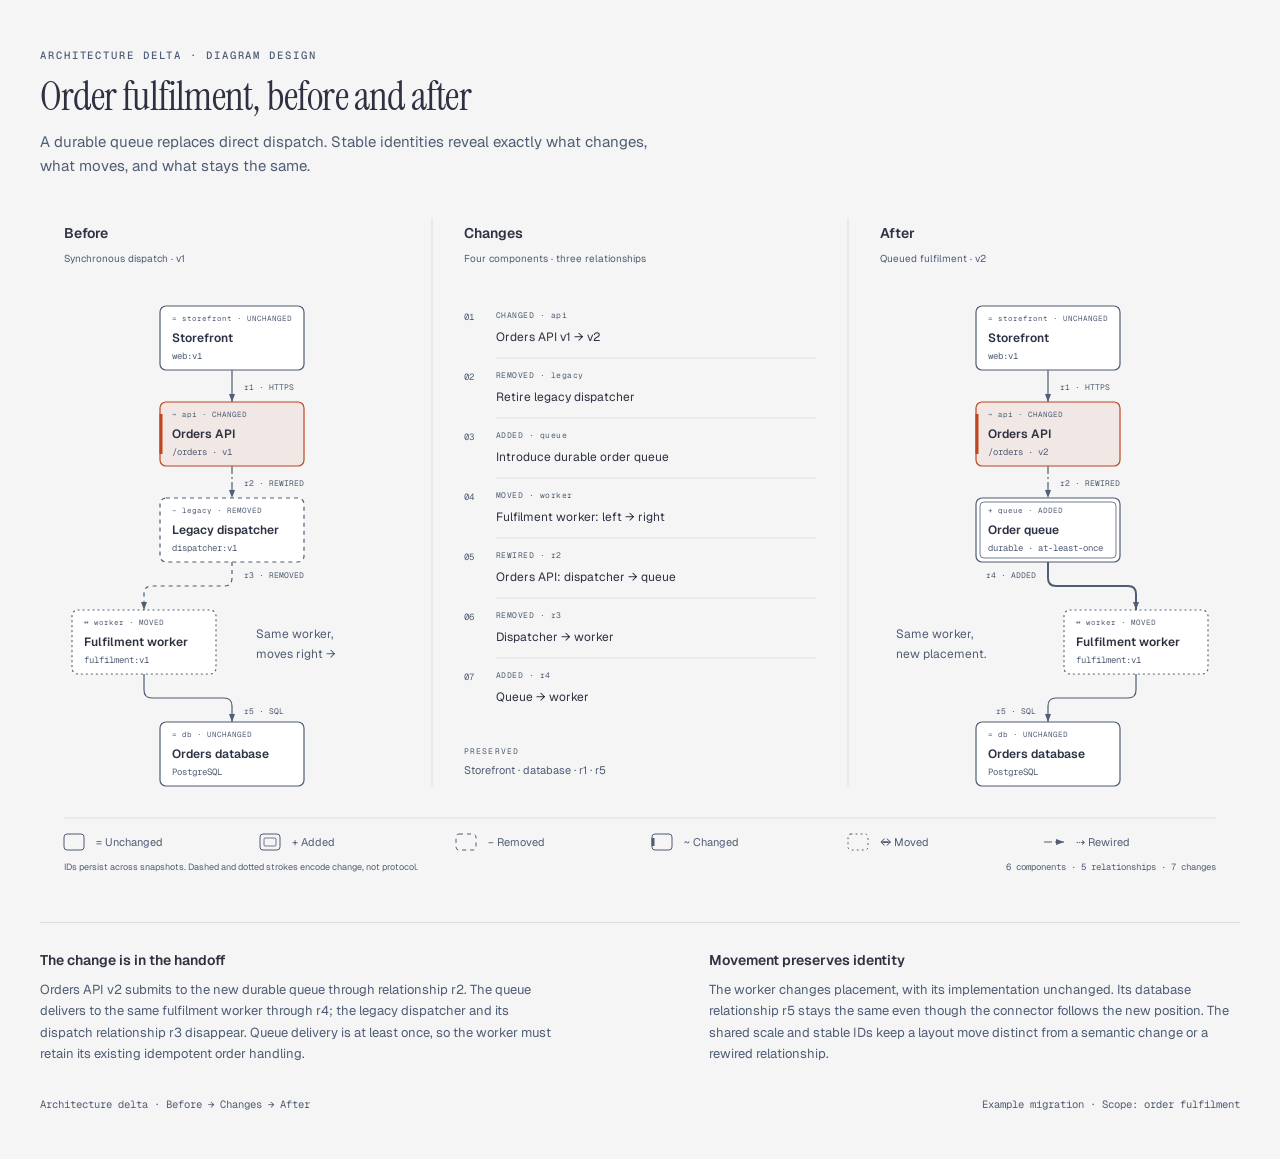
<file: .claude/skills/diagram-design/assets/example-architecture-delta-full.html>
<!DOCTYPE html>
<html lang="en">
<head>
  <meta charset="UTF-8">
  <meta name="viewport" content="width=device-width, initial-scale=1.0">
  <title>Order fulfilment · Architecture delta</title>
  <link href="https://fonts.googleapis.com/css2?family=Instrument+Serif:ital@0;1&family=Geist:wght@400;500;600&family=Geist+Mono:wght@400;500;600&display=swap" rel="stylesheet">
  <style>
    *, *::before, *::after { box-sizing: border-box; margin: 0; padding: 0; }
    :root {
      --color-paper: #f5f5f5;
      --color-ink: #2d3142;
      --color-muted: #4f5d75;
      --color-rule: rgba(45,49,66,0.12);
      --color-accent: #bf4520;
      --font-sans: 'Geist', system-ui, sans-serif;
      --font-serif: 'Instrument Serif', serif;
      --font-mono: 'Geist Mono', ui-monospace, monospace;
    }
    body { font-family: var(--font-sans); color: var(--color-ink); background: var(--color-paper); min-height: 100vh; padding: 3rem 2rem;  }
    .frame { width: 100%; max-width: 1200px; min-width: 0; margin: 0 auto; }
    .eyebrow { font-family: var(--font-mono); font-size: 0.66rem; font-weight: 500; letter-spacing: 0.18em; text-transform: uppercase; color: var(--color-muted); margin-bottom: 0.75rem; }
    h1 { font-family: var(--font-serif); font-size: clamp(1.75rem, 3vw + 1rem, 2.5rem); line-height: 1.1; font-weight: 400; letter-spacing: -0.02em; margin-bottom: 0.75rem; }
    .subtitle { max-width: 64ch; font-size: 0.9375rem; line-height: 1.6; color: var(--color-muted); margin-bottom: 2rem; }
    .diagram-container { width: 100%; overflow-x: auto; }
    .diagram-container:focus-visible { outline: 2px solid var(--color-muted); outline-offset: 4px; }
    svg { display: block; width: 100%; min-width: 1100px; }
    .scroll-hint { display: none; margin: 1rem 0 0; font-size: 0.8125rem; color: var(--color-muted); }
    @media (max-width: 700px) { body { padding: 2rem 1rem; } .scroll-hint { display: block; } }

    .notes { display: grid; grid-template-columns: 1.2fr 1fr; gap: 2rem; border-top: 1px solid var(--color-rule); padding-top: 1.75rem; margin-top: 2rem; }
    .notes h2 { font-size: 0.875rem; font-weight: 600; margin-bottom: 0.625rem; }
    .notes p { font-size: 0.8125rem; line-height: 1.65; color: var(--color-muted); max-width: 58ch; }
    .footer { display: flex; justify-content: space-between; flex-wrap: wrap; gap: 0.5rem; margin-top: 2rem; font-family: var(--font-mono); font-size: 0.66rem; color: var(--color-muted); }
    @media (max-width: 700px) { .notes { grid-template-columns: 1fr; gap: 1.5rem; } }
  </style>
</head>
<body>
  <main class="frame">
    <p class="eyebrow">Architecture delta · Diagram Design</p>
    <h1>Order fulfilment, before and after</h1>
    <p class="subtitle">A durable queue replaces direct dispatch. Stable identities reveal exactly what changes, what moves, and what stays the same.</p>
    <div class="diagram-container" role="region" aria-label="Before, changes, and after architecture comparison; scroll horizontally on narrow screens" tabindex="0">
      <svg viewBox="0 0 1200 680" xmlns="http://www.w3.org/2000/svg" data-diagram="architecture-delta" role="img" aria-labelledby="architecture-delta-full-title architecture-delta-full-desc">
        <title id="architecture-delta-full-title">Order fulfilment, before and after</title>
        <desc id="architecture-delta-full-desc">A durable order queue replaces the legacy dispatcher, Orders API changes from v1 to v2, the fulfilment worker moves without changing implementation, and the storefront and database stay unchanged, with seven component and relationship changes listed between both snapshots.</desc>
        <defs>
          <marker id="architecture-delta-full-arrow" markerWidth="8" markerHeight="6" refX="8" refY="3" orient="auto" markerUnits="userSpaceOnUse"><polygon points="0 0, 8 3, 0 6" fill="#4f5d75"/></marker>
        </defs>
        <rect width="1200" height="680" fill="#f5f5f5"/>
        <text x="24" y="28" fill="#2d3142" font-size="14" font-family="'Geist', sans-serif" font-weight="600">Before</text>
        <text x="24" y="52" fill="#4f5d75" font-size="10" font-family="'Geist', sans-serif" >Synchronous dispatch · v1</text>
        <text x="424" y="28" fill="#2d3142" font-size="14" font-family="'Geist', sans-serif" font-weight="600">Changes</text>
        <text x="424" y="52" fill="#4f5d75" font-size="10" font-family="'Geist', sans-serif" >Four components · three relationships</text>
        <text x="840" y="28" fill="#2d3142" font-size="14" font-family="'Geist', sans-serif" font-weight="600">After</text>
        <text x="840" y="52" fill="#4f5d75" font-size="10" font-family="'Geist', sans-serif" >Queued fulfilment · v2</text>
        <path d="M 392 8 V 576 M 808 8 V 576" stroke="rgba(45,49,66,0.12)" stroke-width="1"/>
        <g data-snapshot="before" transform="translate(24 96)" data-grid="336 480 4">
<!-- Relationships precede components; endpoints meet the declared bounds. -->
<path data-kind="relationship" data-object-id="r1" data-status="unchanged" data-signature="https:create" data-from="storefront" data-to="api" d="M 168 64 V 96" fill="none" stroke="#4f5d75" stroke-width="1.2" marker-end="url(#architecture-delta-full-arrow)"/>
<path data-kind="relationship" data-object-id="r2" data-status="rewired" data-signature="submit-order" data-from="api" data-to="legacy" d="M 168 160 V 192" fill="none" stroke="#4f5d75" stroke-width="1.2" stroke-dasharray="8 3 2 3" marker-end="url(#architecture-delta-full-arrow)"/>
<path data-kind="relationship" data-object-id="r3" data-status="removed" data-signature="dispatch" data-from="legacy" data-to="worker" d="M 168 256 V 272 Q 168 280 160 280 H 88 Q 80 280 80 288 V 304" fill="none" stroke="#4f5d75" stroke-width="1.2" stroke-dasharray="4 4" marker-end="url(#architecture-delta-full-arrow)"/>
<path data-kind="relationship" data-object-id="r5" data-status="unchanged" data-signature="write-order" data-from="worker" data-to="db" d="M 80 368 V 384 Q 80 392 88 392 H 160 Q 168 392 168 400 V 416" fill="none" stroke="#4f5d75" stroke-width="1.2" marker-end="url(#architecture-delta-full-arrow)"/>
<rect x="176" y="72" width="92" height="16" rx="2" fill="#f5f5f5"/>
<text x="180" y="84" fill="#4f5d75" font-size="8" font-family="'Geist Mono', monospace" >r1 · HTTPS</text>
<rect x="176" y="168" width="92" height="16" rx="2" fill="#f5f5f5"/>
<text x="180" y="180" fill="#4f5d75" font-size="8" font-family="'Geist Mono', monospace" >r2 · REWIRED</text>
<rect x="176" y="260" width="92" height="16" rx="2" fill="#f5f5f5"/>
<text x="180" y="272" fill="#4f5d75" font-size="8" font-family="'Geist Mono', monospace" >r3 · REMOVED</text>
<rect x="176" y="396" width="68" height="16" rx="2" fill="#f5f5f5"/>
<text x="180" y="408" fill="#4f5d75" font-size="8" font-family="'Geist Mono', monospace" >r5 · SQL</text>
<g data-kind="component" data-object-id="storefront" data-status="unchanged" data-signature="web:v1">
<rect data-role="bounds" x="96" y="0" width="144" height="64" rx="6" fill="#ffffff" stroke="#4f5d75" stroke-width="1.2"/>
<text x="108" y="15" fill="#4f5d75" font-size="7.5" font-family="'Geist Mono', monospace" >= storefront · UNCHANGED</text>
<text x="108" y="36" fill="#2d3142" font-size="12" font-family="'Geist', sans-serif" font-weight="600">Storefront</text>
<text x="108" y="53" fill="#4f5d75" font-size="9" font-family="'Geist Mono', monospace" >web:v1</text>
</g>
<g data-kind="component" data-object-id="api" data-status="changed" data-signature="orders:v1">
<rect data-role="bounds" x="96" y="96" width="144" height="64" rx="6" fill="rgba(191,69,32,0.08)" stroke="#bf4520" stroke-width="1.2"/>
<path d="M 97 108 V 148" fill="none" stroke="#bf4520" stroke-width="3"/>
<text x="108" y="111" fill="#4f5d75" font-size="7.5" font-family="'Geist Mono', monospace" >~ api · CHANGED</text>
<text x="108" y="132" fill="#2d3142" font-size="12" font-family="'Geist', sans-serif" font-weight="600">Orders API</text>
<text x="108" y="149" fill="#4f5d75" font-size="9" font-family="'Geist Mono', monospace" >/orders · v1</text>
</g>
<g data-kind="component" data-object-id="legacy" data-status="removed" data-signature="dispatcher:v1">
<rect data-role="bounds" x="96" y="192" width="144" height="64" rx="6" fill="#ffffff" stroke="#4f5d75" stroke-width="1.2" stroke-dasharray="4 4"/>
<text x="108" y="207" fill="#4f5d75" font-size="7.5" font-family="'Geist Mono', monospace" >− legacy · REMOVED</text>
<text x="108" y="228" fill="#2d3142" font-size="12" font-family="'Geist', sans-serif" font-weight="600">Legacy dispatcher</text>
<text x="108" y="245" fill="#4f5d75" font-size="9" font-family="'Geist Mono', monospace" >dispatcher:v1</text>
</g>
<g data-kind="component" data-object-id="worker" data-status="moved" data-signature="fulfilment:v1">
<rect data-role="bounds" x="8" y="304" width="144" height="64" rx="6" fill="#ffffff" stroke="#4f5d75" stroke-width="1.2" stroke-dasharray="1 4" stroke-linecap="round"/>
<text x="20" y="319" fill="#4f5d75" font-size="7.5" font-family="'Geist Mono', monospace" >↔ worker · MOVED</text>
<text x="20" y="340" fill="#2d3142" font-size="12" font-family="'Geist', sans-serif" font-weight="600">Fulfilment worker</text>
<text x="20" y="357" fill="#4f5d75" font-size="9" font-family="'Geist Mono', monospace" >fulfilment:v1</text>
</g>
<g data-kind="component" data-object-id="db" data-status="unchanged" data-signature="orders:postgres">
<rect data-role="bounds" x="96" y="416" width="144" height="64" rx="6" fill="#ffffff" stroke="#4f5d75" stroke-width="1.2"/>
<text x="108" y="431" fill="#4f5d75" font-size="7.5" font-family="'Geist Mono', monospace" >= db · UNCHANGED</text>
<text x="108" y="452" fill="#2d3142" font-size="12" font-family="'Geist', sans-serif" font-weight="600">Orders database</text>
<text x="108" y="469" fill="#4f5d75" font-size="9" font-family="'Geist Mono', monospace" >PostgreSQL</text>
</g>
<text x="192" y="332" fill="#4f5d75" font-size="12" font-family="'Geist', sans-serif" >Same worker,</text>
<text x="192" y="352" fill="#4f5d75" font-size="12" font-family="'Geist', sans-serif" >moves right →</text>
</g>
        <text x="424" y="110" fill="#4f5d75" font-size="9" font-family="'Geist Mono', monospace" >01</text>
<text x="456" y="108" data-change="CHANGED" data-target="api" fill="#4f5d75" font-size="8" font-family="'Geist Mono', monospace" letter-spacing="0.06em">CHANGED · api<tspan x="456" y="131" fill="#2d3142" font-size="12" font-family="'Geist', sans-serif" letter-spacing="0">Orders API v1 → v2</tspan></text>
<path d="M 456 148 H 776" stroke="rgba(45,49,66,0.12)" stroke-width="0.8"/>
<text x="424" y="170" fill="#4f5d75" font-size="9" font-family="'Geist Mono', monospace" >02</text>
<text x="456" y="168" data-change="REMOVED" data-target="legacy" fill="#4f5d75" font-size="8" font-family="'Geist Mono', monospace" letter-spacing="0.06em">REMOVED · legacy<tspan x="456" y="191" fill="#2d3142" font-size="12" font-family="'Geist', sans-serif" letter-spacing="0">Retire legacy dispatcher</tspan></text>
<path d="M 456 208 H 776" stroke="rgba(45,49,66,0.12)" stroke-width="0.8"/>
<text x="424" y="230" fill="#4f5d75" font-size="9" font-family="'Geist Mono', monospace" >03</text>
<text x="456" y="228" data-change="ADDED" data-target="queue" fill="#4f5d75" font-size="8" font-family="'Geist Mono', monospace" letter-spacing="0.06em">ADDED · queue<tspan x="456" y="251" fill="#2d3142" font-size="12" font-family="'Geist', sans-serif" letter-spacing="0">Introduce durable order queue</tspan></text>
<path d="M 456 268 H 776" stroke="rgba(45,49,66,0.12)" stroke-width="0.8"/>
<text x="424" y="290" fill="#4f5d75" font-size="9" font-family="'Geist Mono', monospace" >04</text>
<text x="456" y="288" data-change="MOVED" data-target="worker" fill="#4f5d75" font-size="8" font-family="'Geist Mono', monospace" letter-spacing="0.06em">MOVED · worker<tspan x="456" y="311" fill="#2d3142" font-size="12" font-family="'Geist', sans-serif" letter-spacing="0">Fulfilment worker: left → right</tspan></text>
<path d="M 456 328 H 776" stroke="rgba(45,49,66,0.12)" stroke-width="0.8"/>
<text x="424" y="350" fill="#4f5d75" font-size="9" font-family="'Geist Mono', monospace" >05</text>
<text x="456" y="348" data-change="REWIRED" data-target="r2" fill="#4f5d75" font-size="8" font-family="'Geist Mono', monospace" letter-spacing="0.06em">REWIRED · r2<tspan x="456" y="371" fill="#2d3142" font-size="12" font-family="'Geist', sans-serif" letter-spacing="0">Orders API: dispatcher → queue</tspan></text>
<path d="M 456 388 H 776" stroke="rgba(45,49,66,0.12)" stroke-width="0.8"/>
<text x="424" y="410" fill="#4f5d75" font-size="9" font-family="'Geist Mono', monospace" >06</text>
<text x="456" y="408" data-change="REMOVED" data-target="r3" fill="#4f5d75" font-size="8" font-family="'Geist Mono', monospace" letter-spacing="0.06em">REMOVED · r3<tspan x="456" y="431" fill="#2d3142" font-size="12" font-family="'Geist', sans-serif" letter-spacing="0">Dispatcher → worker</tspan></text>
<path d="M 456 448 H 776" stroke="rgba(45,49,66,0.12)" stroke-width="0.8"/>
<text x="424" y="470" fill="#4f5d75" font-size="9" font-family="'Geist Mono', monospace" >07</text>
<text x="456" y="468" data-change="ADDED" data-target="r4" fill="#4f5d75" font-size="8" font-family="'Geist Mono', monospace" letter-spacing="0.06em">ADDED · r4<tspan x="456" y="491" fill="#2d3142" font-size="12" font-family="'Geist', sans-serif" letter-spacing="0">Queue → worker</tspan></text>
<text x="424" y="544" fill="#4f5d75" font-size="8" font-family="'Geist Mono', monospace" letter-spacing="0.14em">PRESERVED</text>
<text x="424" y="564" fill="#4f5d75" font-size="11" font-family="'Geist', sans-serif" >Storefront · database · r1 · r5</text>
        <g data-snapshot="after" transform="translate(840 96)" data-grid="336 480 4">
<!-- Relationships precede components; endpoints meet the declared bounds. -->
<path data-kind="relationship" data-object-id="r1" data-status="unchanged" data-signature="https:create" data-from="storefront" data-to="api" d="M 168 64 V 96" fill="none" stroke="#4f5d75" stroke-width="1.2" marker-end="url(#architecture-delta-full-arrow)"/>
<path data-kind="relationship" data-object-id="r2" data-status="rewired" data-signature="submit-order" data-from="api" data-to="queue" d="M 168 160 V 192" fill="none" stroke="#4f5d75" stroke-width="1.2" stroke-dasharray="8 3 2 3" marker-end="url(#architecture-delta-full-arrow)"/>
<path data-kind="relationship" data-object-id="r4" data-status="added" data-signature="deliver" data-from="queue" data-to="worker" d="M 168 256 V 272 Q 168 280 176 280 H 248 Q 256 280 256 288 V 304" fill="none" stroke="#4f5d75" stroke-width="2" marker-end="url(#architecture-delta-full-arrow)"/>
<path data-kind="relationship" data-object-id="r5" data-status="unchanged" data-signature="write-order" data-from="worker" data-to="db" d="M 256 368 V 384 Q 256 392 248 392 H 176 Q 168 392 168 400 V 416" fill="none" stroke="#4f5d75" stroke-width="1.2" marker-end="url(#architecture-delta-full-arrow)"/>
<rect x="176" y="72" width="92" height="16" rx="2" fill="#f5f5f5"/>
<text x="180" y="84" fill="#4f5d75" font-size="8" font-family="'Geist Mono', monospace" >r1 · HTTPS</text>
<rect x="176" y="168" width="92" height="16" rx="2" fill="#f5f5f5"/>
<text x="180" y="180" fill="#4f5d75" font-size="8" font-family="'Geist Mono', monospace" >r2 · REWIRED</text>
<rect x="68" y="260" width="92" height="16" rx="2" fill="#f5f5f5"/>
<text x="156" y="272" fill="#4f5d75" font-size="8" font-family="'Geist Mono', monospace" text-anchor="end">r4 · ADDED</text>
<rect x="92" y="396" width="68" height="16" rx="2" fill="#f5f5f5"/>
<text x="156" y="408" fill="#4f5d75" font-size="8" font-family="'Geist Mono', monospace" text-anchor="end">r5 · SQL</text>
<g data-kind="component" data-object-id="storefront" data-status="unchanged" data-signature="web:v1">
<rect data-role="bounds" x="96" y="0" width="144" height="64" rx="6" fill="#ffffff" stroke="#4f5d75" stroke-width="1.2"/>
<text x="108" y="15" fill="#4f5d75" font-size="7.5" font-family="'Geist Mono', monospace" >= storefront · UNCHANGED</text>
<text x="108" y="36" fill="#2d3142" font-size="12" font-family="'Geist', sans-serif" font-weight="600">Storefront</text>
<text x="108" y="53" fill="#4f5d75" font-size="9" font-family="'Geist Mono', monospace" >web:v1</text>
</g>
<g data-kind="component" data-object-id="api" data-status="changed" data-signature="orders:v2">
<rect data-role="bounds" x="96" y="96" width="144" height="64" rx="6" fill="rgba(191,69,32,0.08)" stroke="#bf4520" stroke-width="1.2"/>
<path d="M 97 108 V 148" fill="none" stroke="#bf4520" stroke-width="3"/>
<text x="108" y="111" fill="#4f5d75" font-size="7.5" font-family="'Geist Mono', monospace" >~ api · CHANGED</text>
<text x="108" y="132" fill="#2d3142" font-size="12" font-family="'Geist', sans-serif" font-weight="600">Orders API</text>
<text x="108" y="149" fill="#4f5d75" font-size="9" font-family="'Geist Mono', monospace" >/orders · v2</text>
</g>
<g data-kind="component" data-object-id="queue" data-status="added" data-signature="orders:durable:v1">
<rect data-role="bounds" x="96" y="192" width="144" height="64" rx="6" fill="#ffffff" stroke="#4f5d75" stroke-width="1.2"/>
<rect x="100" y="196" width="136" height="56" rx="4" fill="none" stroke="#4f5d75" stroke-width="0.8"/>
<text x="108" y="207" fill="#4f5d75" font-size="7.5" font-family="'Geist Mono', monospace" >+ queue · ADDED</text>
<text x="108" y="228" fill="#2d3142" font-size="12" font-family="'Geist', sans-serif" font-weight="600">Order queue</text>
<text x="108" y="245" fill="#4f5d75" font-size="9" font-family="'Geist Mono', monospace" >durable · at-least-once</text>
</g>
<g data-kind="component" data-object-id="worker" data-status="moved" data-signature="fulfilment:v1">
<rect data-role="bounds" x="184" y="304" width="144" height="64" rx="6" fill="#ffffff" stroke="#4f5d75" stroke-width="1.2" stroke-dasharray="1 4" stroke-linecap="round"/>
<text x="196" y="319" fill="#4f5d75" font-size="7.5" font-family="'Geist Mono', monospace" >↔ worker · MOVED</text>
<text x="196" y="340" fill="#2d3142" font-size="12" font-family="'Geist', sans-serif" font-weight="600">Fulfilment worker</text>
<text x="196" y="357" fill="#4f5d75" font-size="9" font-family="'Geist Mono', monospace" >fulfilment:v1</text>
</g>
<g data-kind="component" data-object-id="db" data-status="unchanged" data-signature="orders:postgres">
<rect data-role="bounds" x="96" y="416" width="144" height="64" rx="6" fill="#ffffff" stroke="#4f5d75" stroke-width="1.2"/>
<text x="108" y="431" fill="#4f5d75" font-size="7.5" font-family="'Geist Mono', monospace" >= db · UNCHANGED</text>
<text x="108" y="452" fill="#2d3142" font-size="12" font-family="'Geist', sans-serif" font-weight="600">Orders database</text>
<text x="108" y="469" fill="#4f5d75" font-size="9" font-family="'Geist Mono', monospace" >PostgreSQL</text>
</g>
<text x="16" y="332" fill="#4f5d75" font-size="12" font-family="'Geist', sans-serif" >Same worker,</text>
<text x="16" y="352" fill="#4f5d75" font-size="12" font-family="'Geist', sans-serif" >new placement.</text>
</g>
        <path d="M 24 608 H 1176" stroke="rgba(45,49,66,0.12)" stroke-width="1"/>
<rect x="24" y="624" width="20" height="16" rx="3" fill="none" stroke="#4f5d75" stroke-width="1"/>
<text x="56" y="636" fill="#4f5d75" font-size="11" font-family="'Geist', sans-serif" >= Unchanged</text>
<rect x="220" y="624" width="20" height="16" rx="3" fill="none" stroke="#4f5d75" stroke-width="1"/>
<rect x="224" y="628" width="12" height="8" rx="1" fill="none" stroke="#4f5d75" stroke-width="0.8"/>
<text x="252" y="636" fill="#4f5d75" font-size="11" font-family="'Geist', sans-serif" >+ Added</text>
<rect x="416" y="624" width="20" height="16" rx="3" fill="none" stroke="#4f5d75" stroke-width="1" stroke-dasharray="4 4"/>
<text x="448" y="636" fill="#4f5d75" font-size="11" font-family="'Geist', sans-serif" >− Removed</text>
<rect x="612" y="624" width="20" height="16" rx="3" fill="none" stroke="#4f5d75" stroke-width="1"/>
<path d="M 613 628 V 636" stroke="#4f5d75" stroke-width="3"/>
<text x="644" y="636" fill="#4f5d75" font-size="11" font-family="'Geist', sans-serif" >~ Changed</text>
<rect x="808" y="624" width="20" height="16" rx="3" fill="none" stroke="#4f5d75" stroke-width="1" stroke-dasharray="1 4" stroke-linecap="round"/>
<text x="840" y="636" fill="#4f5d75" font-size="11" font-family="'Geist', sans-serif" >↔ Moved</text>
<path d="M 1004 632 H 1024" fill="none" stroke="#4f5d75" stroke-width="1.2" stroke-dasharray="8 3 2 3" marker-end="url(#architecture-delta-full-arrow)"/>
<text x="1036" y="636" fill="#4f5d75" font-size="11" font-family="'Geist', sans-serif" >⇢ Rewired</text>
<text x="24" y="660" fill="#4f5d75" font-size="9" font-family="'Geist', sans-serif" >IDs persist across snapshots. Dashed and dotted strokes encode change, not protocol.</text>
<text x="1176" y="660" fill="#4f5d75" font-size="9" font-family="'Geist Mono', monospace" text-anchor="end">6 components · 5 relationships · 7 changes</text>
      </svg>
    </div>
    <p class="scroll-hint">Scroll the diagram horizontally to compare both snapshots and the change ledger.</p>
    <section class="notes" aria-label="Migration notes">
      <article>
        <h2>The change is in the handoff</h2>
        <p>Orders API v2 submits to the new durable queue through relationship r2. The queue delivers to the same fulfilment worker through r4; the legacy dispatcher and its dispatch relationship r3 disappear. Queue delivery is at least once, so the worker must retain its existing idempotent order handling.</p>
      </article>
      <article>
        <h2>Movement preserves identity</h2>
        <p>The worker changes placement, with its implementation unchanged. Its database relationship r5 stays the same even though the connector follows the new position. The shared scale and stable IDs keep a layout move distinct from a semantic change or a rewired relationship.</p>
      </article>
    </section>
    <footer class="footer"><span>Architecture delta · Before → Changes → After</span><span>Example migration · Scope: order fulfilment</span></footer>
  </main>
</body>
</html>
</file>
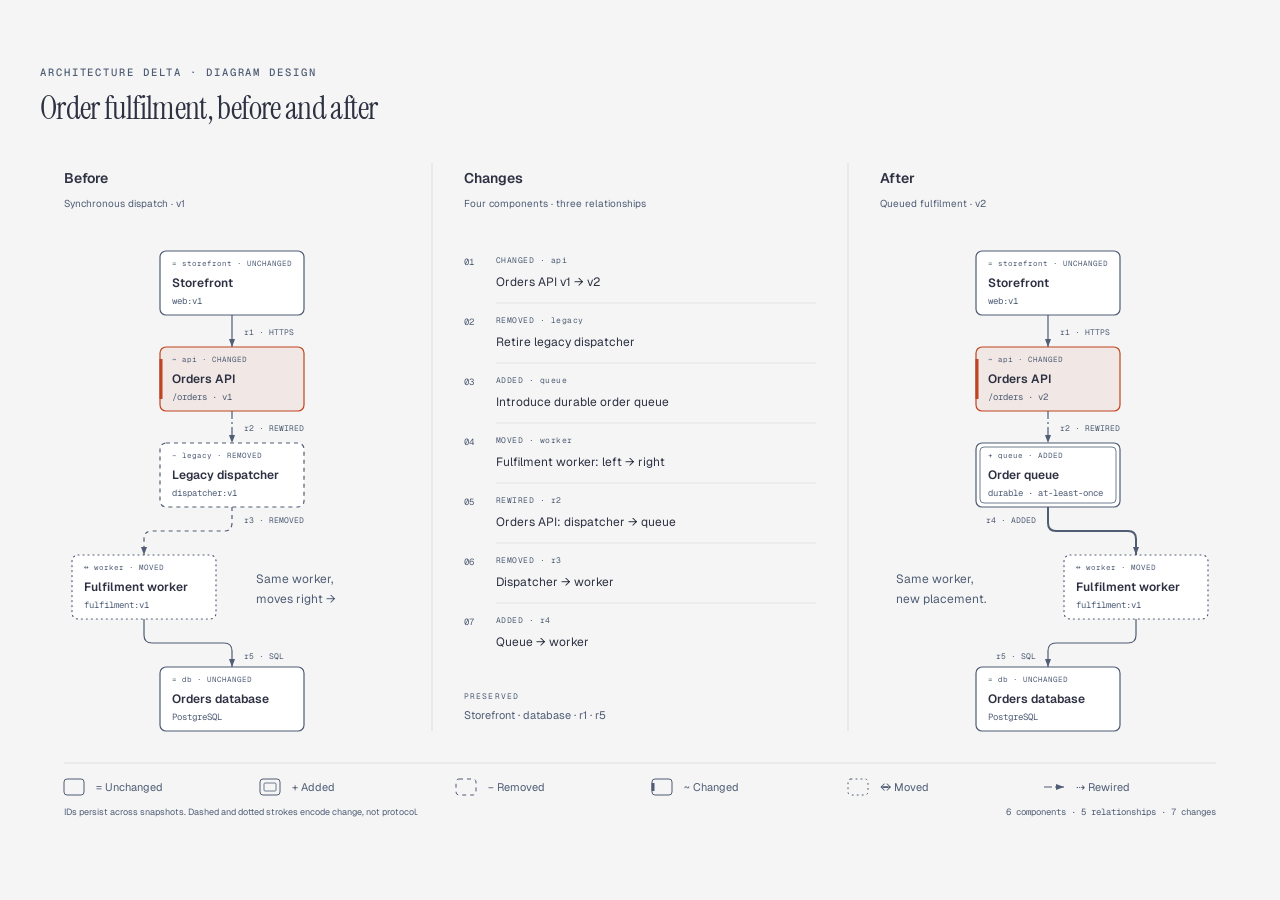
<file: .claude/skills/diagram-design/assets/example-architecture-delta.html>
<!DOCTYPE html>
<html lang="en">
<head>
  <meta charset="UTF-8">
  <meta name="viewport" content="width=device-width, initial-scale=1.0">
  <title>Order fulfilment · Architecture delta</title>
  <link href="https://fonts.googleapis.com/css2?family=Instrument+Serif:ital@0;1&family=Geist:wght@400;500;600&family=Geist+Mono:wght@400;500;600&display=swap" rel="stylesheet">
  <style>
    *, *::before, *::after { box-sizing: border-box; margin: 0; padding: 0; }
    :root {
      --color-paper: #f5f5f5;
      --color-ink: #2d3142;
      --color-muted: #4f5d75;
      --color-rule: rgba(45,49,66,0.12);
      --color-accent: #bf4520;
      --font-sans: 'Geist', system-ui, sans-serif;
      --font-serif: 'Instrument Serif', serif;
      --font-mono: 'Geist Mono', ui-monospace, monospace;
    }
    body { font-family: var(--font-sans); color: var(--color-ink); background: var(--color-paper); min-height: 100vh; padding: 3rem 2rem; display: flex; align-items: center; justify-content: center; }
    .frame { width: 100%; max-width: 1200px; min-width: 0; margin: 0 auto; }
    .eyebrow { font-family: var(--font-mono); font-size: 0.66rem; font-weight: 500; letter-spacing: 0.18em; text-transform: uppercase; color: var(--color-muted); margin-bottom: 0.75rem; }
    h1 { font-family: var(--font-serif); font-size: clamp(1.75rem, 3vw + 1rem, 2rem); line-height: 1.1; font-weight: 400; letter-spacing: -0.02em; margin-bottom: 1.75rem; }
    .subtitle { max-width: 64ch; font-size: 0.9375rem; line-height: 1.6; color: var(--color-muted); margin-bottom: 2rem; }
    .diagram-container { width: 100%; overflow-x: auto; }
    .diagram-container:focus-visible { outline: 2px solid var(--color-muted); outline-offset: 4px; }
    svg { display: block; width: 100%; min-width: 1100px; }
    .scroll-hint { display: none; margin: 1rem 0 0; font-size: 0.8125rem; color: var(--color-muted); }
    @media (max-width: 700px) { body { padding: 2rem 1rem; } .scroll-hint { display: block; } }
  </style>
</head>
<body>
  <main class="frame">
    <p class="eyebrow">Architecture delta · Diagram Design</p>
    <h1>Order fulfilment, before and after</h1>

    <div class="diagram-container" role="region" aria-label="Before, changes, and after architecture comparison; scroll horizontally on narrow screens" tabindex="0">
      <svg viewBox="0 0 1200 680" xmlns="http://www.w3.org/2000/svg" data-diagram="architecture-delta" role="img" aria-labelledby="architecture-delta-title architecture-delta-desc">
        <title id="architecture-delta-title">Order fulfilment, before and after</title>
        <desc id="architecture-delta-desc">A durable order queue replaces the legacy dispatcher, Orders API changes from v1 to v2, the fulfilment worker moves without changing implementation, and the storefront and database stay unchanged, with seven component and relationship changes listed between both snapshots.</desc>
        <defs>
          <marker id="architecture-delta-arrow" markerWidth="8" markerHeight="6" refX="8" refY="3" orient="auto" markerUnits="userSpaceOnUse"><polygon points="0 0, 8 3, 0 6" fill="#4f5d75"/></marker>
        </defs>
        <rect width="1200" height="680" fill="#f5f5f5"/>
        <text x="24" y="28" fill="#2d3142" font-size="14" font-family="'Geist', sans-serif" font-weight="600">Before</text>
        <text x="24" y="52" fill="#4f5d75" font-size="10" font-family="'Geist', sans-serif" >Synchronous dispatch · v1</text>
        <text x="424" y="28" fill="#2d3142" font-size="14" font-family="'Geist', sans-serif" font-weight="600">Changes</text>
        <text x="424" y="52" fill="#4f5d75" font-size="10" font-family="'Geist', sans-serif" >Four components · three relationships</text>
        <text x="840" y="28" fill="#2d3142" font-size="14" font-family="'Geist', sans-serif" font-weight="600">After</text>
        <text x="840" y="52" fill="#4f5d75" font-size="10" font-family="'Geist', sans-serif" >Queued fulfilment · v2</text>
        <path d="M 392 8 V 576 M 808 8 V 576" stroke="rgba(45,49,66,0.12)" stroke-width="1"/>
        <g data-snapshot="before" transform="translate(24 96)" data-grid="336 480 4">
<!-- Relationships precede components; endpoints meet the declared bounds. -->
<path data-kind="relationship" data-object-id="r1" data-status="unchanged" data-signature="https:create" data-from="storefront" data-to="api" d="M 168 64 V 96" fill="none" stroke="#4f5d75" stroke-width="1.2" marker-end="url(#architecture-delta-arrow)"/>
<path data-kind="relationship" data-object-id="r2" data-status="rewired" data-signature="submit-order" data-from="api" data-to="legacy" d="M 168 160 V 192" fill="none" stroke="#4f5d75" stroke-width="1.2" stroke-dasharray="8 3 2 3" marker-end="url(#architecture-delta-arrow)"/>
<path data-kind="relationship" data-object-id="r3" data-status="removed" data-signature="dispatch" data-from="legacy" data-to="worker" d="M 168 256 V 272 Q 168 280 160 280 H 88 Q 80 280 80 288 V 304" fill="none" stroke="#4f5d75" stroke-width="1.2" stroke-dasharray="4 4" marker-end="url(#architecture-delta-arrow)"/>
<path data-kind="relationship" data-object-id="r5" data-status="unchanged" data-signature="write-order" data-from="worker" data-to="db" d="M 80 368 V 384 Q 80 392 88 392 H 160 Q 168 392 168 400 V 416" fill="none" stroke="#4f5d75" stroke-width="1.2" marker-end="url(#architecture-delta-arrow)"/>
<rect x="176" y="72" width="92" height="16" rx="2" fill="#f5f5f5"/>
<text x="180" y="84" fill="#4f5d75" font-size="8" font-family="'Geist Mono', monospace" >r1 · HTTPS</text>
<rect x="176" y="168" width="92" height="16" rx="2" fill="#f5f5f5"/>
<text x="180" y="180" fill="#4f5d75" font-size="8" font-family="'Geist Mono', monospace" >r2 · REWIRED</text>
<rect x="176" y="260" width="92" height="16" rx="2" fill="#f5f5f5"/>
<text x="180" y="272" fill="#4f5d75" font-size="8" font-family="'Geist Mono', monospace" >r3 · REMOVED</text>
<rect x="176" y="396" width="68" height="16" rx="2" fill="#f5f5f5"/>
<text x="180" y="408" fill="#4f5d75" font-size="8" font-family="'Geist Mono', monospace" >r5 · SQL</text>
<g data-kind="component" data-object-id="storefront" data-status="unchanged" data-signature="web:v1">
<rect data-role="bounds" x="96" y="0" width="144" height="64" rx="6" fill="#ffffff" stroke="#4f5d75" stroke-width="1.2"/>
<text x="108" y="15" fill="#4f5d75" font-size="7.5" font-family="'Geist Mono', monospace" >= storefront · UNCHANGED</text>
<text x="108" y="36" fill="#2d3142" font-size="12" font-family="'Geist', sans-serif" font-weight="600">Storefront</text>
<text x="108" y="53" fill="#4f5d75" font-size="9" font-family="'Geist Mono', monospace" >web:v1</text>
</g>
<g data-kind="component" data-object-id="api" data-status="changed" data-signature="orders:v1">
<rect data-role="bounds" x="96" y="96" width="144" height="64" rx="6" fill="rgba(191,69,32,0.08)" stroke="#bf4520" stroke-width="1.2"/>
<path d="M 97 108 V 148" fill="none" stroke="#bf4520" stroke-width="3"/>
<text x="108" y="111" fill="#4f5d75" font-size="7.5" font-family="'Geist Mono', monospace" >~ api · CHANGED</text>
<text x="108" y="132" fill="#2d3142" font-size="12" font-family="'Geist', sans-serif" font-weight="600">Orders API</text>
<text x="108" y="149" fill="#4f5d75" font-size="9" font-family="'Geist Mono', monospace" >/orders · v1</text>
</g>
<g data-kind="component" data-object-id="legacy" data-status="removed" data-signature="dispatcher:v1">
<rect data-role="bounds" x="96" y="192" width="144" height="64" rx="6" fill="#ffffff" stroke="#4f5d75" stroke-width="1.2" stroke-dasharray="4 4"/>
<text x="108" y="207" fill="#4f5d75" font-size="7.5" font-family="'Geist Mono', monospace" >− legacy · REMOVED</text>
<text x="108" y="228" fill="#2d3142" font-size="12" font-family="'Geist', sans-serif" font-weight="600">Legacy dispatcher</text>
<text x="108" y="245" fill="#4f5d75" font-size="9" font-family="'Geist Mono', monospace" >dispatcher:v1</text>
</g>
<g data-kind="component" data-object-id="worker" data-status="moved" data-signature="fulfilment:v1">
<rect data-role="bounds" x="8" y="304" width="144" height="64" rx="6" fill="#ffffff" stroke="#4f5d75" stroke-width="1.2" stroke-dasharray="1 4" stroke-linecap="round"/>
<text x="20" y="319" fill="#4f5d75" font-size="7.5" font-family="'Geist Mono', monospace" >↔ worker · MOVED</text>
<text x="20" y="340" fill="#2d3142" font-size="12" font-family="'Geist', sans-serif" font-weight="600">Fulfilment worker</text>
<text x="20" y="357" fill="#4f5d75" font-size="9" font-family="'Geist Mono', monospace" >fulfilment:v1</text>
</g>
<g data-kind="component" data-object-id="db" data-status="unchanged" data-signature="orders:postgres">
<rect data-role="bounds" x="96" y="416" width="144" height="64" rx="6" fill="#ffffff" stroke="#4f5d75" stroke-width="1.2"/>
<text x="108" y="431" fill="#4f5d75" font-size="7.5" font-family="'Geist Mono', monospace" >= db · UNCHANGED</text>
<text x="108" y="452" fill="#2d3142" font-size="12" font-family="'Geist', sans-serif" font-weight="600">Orders database</text>
<text x="108" y="469" fill="#4f5d75" font-size="9" font-family="'Geist Mono', monospace" >PostgreSQL</text>
</g>
<text x="192" y="332" fill="#4f5d75" font-size="12" font-family="'Geist', sans-serif" >Same worker,</text>
<text x="192" y="352" fill="#4f5d75" font-size="12" font-family="'Geist', sans-serif" >moves right →</text>
</g>
        <text x="424" y="110" fill="#4f5d75" font-size="9" font-family="'Geist Mono', monospace" >01</text>
<text x="456" y="108" data-change="CHANGED" data-target="api" fill="#4f5d75" font-size="8" font-family="'Geist Mono', monospace" letter-spacing="0.06em">CHANGED · api<tspan x="456" y="131" fill="#2d3142" font-size="12" font-family="'Geist', sans-serif" letter-spacing="0">Orders API v1 → v2</tspan></text>
<path d="M 456 148 H 776" stroke="rgba(45,49,66,0.12)" stroke-width="0.8"/>
<text x="424" y="170" fill="#4f5d75" font-size="9" font-family="'Geist Mono', monospace" >02</text>
<text x="456" y="168" data-change="REMOVED" data-target="legacy" fill="#4f5d75" font-size="8" font-family="'Geist Mono', monospace" letter-spacing="0.06em">REMOVED · legacy<tspan x="456" y="191" fill="#2d3142" font-size="12" font-family="'Geist', sans-serif" letter-spacing="0">Retire legacy dispatcher</tspan></text>
<path d="M 456 208 H 776" stroke="rgba(45,49,66,0.12)" stroke-width="0.8"/>
<text x="424" y="230" fill="#4f5d75" font-size="9" font-family="'Geist Mono', monospace" >03</text>
<text x="456" y="228" data-change="ADDED" data-target="queue" fill="#4f5d75" font-size="8" font-family="'Geist Mono', monospace" letter-spacing="0.06em">ADDED · queue<tspan x="456" y="251" fill="#2d3142" font-size="12" font-family="'Geist', sans-serif" letter-spacing="0">Introduce durable order queue</tspan></text>
<path d="M 456 268 H 776" stroke="rgba(45,49,66,0.12)" stroke-width="0.8"/>
<text x="424" y="290" fill="#4f5d75" font-size="9" font-family="'Geist Mono', monospace" >04</text>
<text x="456" y="288" data-change="MOVED" data-target="worker" fill="#4f5d75" font-size="8" font-family="'Geist Mono', monospace" letter-spacing="0.06em">MOVED · worker<tspan x="456" y="311" fill="#2d3142" font-size="12" font-family="'Geist', sans-serif" letter-spacing="0">Fulfilment worker: left → right</tspan></text>
<path d="M 456 328 H 776" stroke="rgba(45,49,66,0.12)" stroke-width="0.8"/>
<text x="424" y="350" fill="#4f5d75" font-size="9" font-family="'Geist Mono', monospace" >05</text>
<text x="456" y="348" data-change="REWIRED" data-target="r2" fill="#4f5d75" font-size="8" font-family="'Geist Mono', monospace" letter-spacing="0.06em">REWIRED · r2<tspan x="456" y="371" fill="#2d3142" font-size="12" font-family="'Geist', sans-serif" letter-spacing="0">Orders API: dispatcher → queue</tspan></text>
<path d="M 456 388 H 776" stroke="rgba(45,49,66,0.12)" stroke-width="0.8"/>
<text x="424" y="410" fill="#4f5d75" font-size="9" font-family="'Geist Mono', monospace" >06</text>
<text x="456" y="408" data-change="REMOVED" data-target="r3" fill="#4f5d75" font-size="8" font-family="'Geist Mono', monospace" letter-spacing="0.06em">REMOVED · r3<tspan x="456" y="431" fill="#2d3142" font-size="12" font-family="'Geist', sans-serif" letter-spacing="0">Dispatcher → worker</tspan></text>
<path d="M 456 448 H 776" stroke="rgba(45,49,66,0.12)" stroke-width="0.8"/>
<text x="424" y="470" fill="#4f5d75" font-size="9" font-family="'Geist Mono', monospace" >07</text>
<text x="456" y="468" data-change="ADDED" data-target="r4" fill="#4f5d75" font-size="8" font-family="'Geist Mono', monospace" letter-spacing="0.06em">ADDED · r4<tspan x="456" y="491" fill="#2d3142" font-size="12" font-family="'Geist', sans-serif" letter-spacing="0">Queue → worker</tspan></text>
<text x="424" y="544" fill="#4f5d75" font-size="8" font-family="'Geist Mono', monospace" letter-spacing="0.14em">PRESERVED</text>
<text x="424" y="564" fill="#4f5d75" font-size="11" font-family="'Geist', sans-serif" >Storefront · database · r1 · r5</text>
        <g data-snapshot="after" transform="translate(840 96)" data-grid="336 480 4">
<!-- Relationships precede components; endpoints meet the declared bounds. -->
<path data-kind="relationship" data-object-id="r1" data-status="unchanged" data-signature="https:create" data-from="storefront" data-to="api" d="M 168 64 V 96" fill="none" stroke="#4f5d75" stroke-width="1.2" marker-end="url(#architecture-delta-arrow)"/>
<path data-kind="relationship" data-object-id="r2" data-status="rewired" data-signature="submit-order" data-from="api" data-to="queue" d="M 168 160 V 192" fill="none" stroke="#4f5d75" stroke-width="1.2" stroke-dasharray="8 3 2 3" marker-end="url(#architecture-delta-arrow)"/>
<path data-kind="relationship" data-object-id="r4" data-status="added" data-signature="deliver" data-from="queue" data-to="worker" d="M 168 256 V 272 Q 168 280 176 280 H 248 Q 256 280 256 288 V 304" fill="none" stroke="#4f5d75" stroke-width="2" marker-end="url(#architecture-delta-arrow)"/>
<path data-kind="relationship" data-object-id="r5" data-status="unchanged" data-signature="write-order" data-from="worker" data-to="db" d="M 256 368 V 384 Q 256 392 248 392 H 176 Q 168 392 168 400 V 416" fill="none" stroke="#4f5d75" stroke-width="1.2" marker-end="url(#architecture-delta-arrow)"/>
<rect x="176" y="72" width="92" height="16" rx="2" fill="#f5f5f5"/>
<text x="180" y="84" fill="#4f5d75" font-size="8" font-family="'Geist Mono', monospace" >r1 · HTTPS</text>
<rect x="176" y="168" width="92" height="16" rx="2" fill="#f5f5f5"/>
<text x="180" y="180" fill="#4f5d75" font-size="8" font-family="'Geist Mono', monospace" >r2 · REWIRED</text>
<rect x="68" y="260" width="92" height="16" rx="2" fill="#f5f5f5"/>
<text x="156" y="272" fill="#4f5d75" font-size="8" font-family="'Geist Mono', monospace" text-anchor="end">r4 · ADDED</text>
<rect x="92" y="396" width="68" height="16" rx="2" fill="#f5f5f5"/>
<text x="156" y="408" fill="#4f5d75" font-size="8" font-family="'Geist Mono', monospace" text-anchor="end">r5 · SQL</text>
<g data-kind="component" data-object-id="storefront" data-status="unchanged" data-signature="web:v1">
<rect data-role="bounds" x="96" y="0" width="144" height="64" rx="6" fill="#ffffff" stroke="#4f5d75" stroke-width="1.2"/>
<text x="108" y="15" fill="#4f5d75" font-size="7.5" font-family="'Geist Mono', monospace" >= storefront · UNCHANGED</text>
<text x="108" y="36" fill="#2d3142" font-size="12" font-family="'Geist', sans-serif" font-weight="600">Storefront</text>
<text x="108" y="53" fill="#4f5d75" font-size="9" font-family="'Geist Mono', monospace" >web:v1</text>
</g>
<g data-kind="component" data-object-id="api" data-status="changed" data-signature="orders:v2">
<rect data-role="bounds" x="96" y="96" width="144" height="64" rx="6" fill="rgba(191,69,32,0.08)" stroke="#bf4520" stroke-width="1.2"/>
<path d="M 97 108 V 148" fill="none" stroke="#bf4520" stroke-width="3"/>
<text x="108" y="111" fill="#4f5d75" font-size="7.5" font-family="'Geist Mono', monospace" >~ api · CHANGED</text>
<text x="108" y="132" fill="#2d3142" font-size="12" font-family="'Geist', sans-serif" font-weight="600">Orders API</text>
<text x="108" y="149" fill="#4f5d75" font-size="9" font-family="'Geist Mono', monospace" >/orders · v2</text>
</g>
<g data-kind="component" data-object-id="queue" data-status="added" data-signature="orders:durable:v1">
<rect data-role="bounds" x="96" y="192" width="144" height="64" rx="6" fill="#ffffff" stroke="#4f5d75" stroke-width="1.2"/>
<rect x="100" y="196" width="136" height="56" rx="4" fill="none" stroke="#4f5d75" stroke-width="0.8"/>
<text x="108" y="207" fill="#4f5d75" font-size="7.5" font-family="'Geist Mono', monospace" >+ queue · ADDED</text>
<text x="108" y="228" fill="#2d3142" font-size="12" font-family="'Geist', sans-serif" font-weight="600">Order queue</text>
<text x="108" y="245" fill="#4f5d75" font-size="9" font-family="'Geist Mono', monospace" >durable · at-least-once</text>
</g>
<g data-kind="component" data-object-id="worker" data-status="moved" data-signature="fulfilment:v1">
<rect data-role="bounds" x="184" y="304" width="144" height="64" rx="6" fill="#ffffff" stroke="#4f5d75" stroke-width="1.2" stroke-dasharray="1 4" stroke-linecap="round"/>
<text x="196" y="319" fill="#4f5d75" font-size="7.5" font-family="'Geist Mono', monospace" >↔ worker · MOVED</text>
<text x="196" y="340" fill="#2d3142" font-size="12" font-family="'Geist', sans-serif" font-weight="600">Fulfilment worker</text>
<text x="196" y="357" fill="#4f5d75" font-size="9" font-family="'Geist Mono', monospace" >fulfilment:v1</text>
</g>
<g data-kind="component" data-object-id="db" data-status="unchanged" data-signature="orders:postgres">
<rect data-role="bounds" x="96" y="416" width="144" height="64" rx="6" fill="#ffffff" stroke="#4f5d75" stroke-width="1.2"/>
<text x="108" y="431" fill="#4f5d75" font-size="7.5" font-family="'Geist Mono', monospace" >= db · UNCHANGED</text>
<text x="108" y="452" fill="#2d3142" font-size="12" font-family="'Geist', sans-serif" font-weight="600">Orders database</text>
<text x="108" y="469" fill="#4f5d75" font-size="9" font-family="'Geist Mono', monospace" >PostgreSQL</text>
</g>
<text x="16" y="332" fill="#4f5d75" font-size="12" font-family="'Geist', sans-serif" >Same worker,</text>
<text x="16" y="352" fill="#4f5d75" font-size="12" font-family="'Geist', sans-serif" >new placement.</text>
</g>
        <path d="M 24 608 H 1176" stroke="rgba(45,49,66,0.12)" stroke-width="1"/>
<rect x="24" y="624" width="20" height="16" rx="3" fill="none" stroke="#4f5d75" stroke-width="1"/>
<text x="56" y="636" fill="#4f5d75" font-size="11" font-family="'Geist', sans-serif" >= Unchanged</text>
<rect x="220" y="624" width="20" height="16" rx="3" fill="none" stroke="#4f5d75" stroke-width="1"/>
<rect x="224" y="628" width="12" height="8" rx="1" fill="none" stroke="#4f5d75" stroke-width="0.8"/>
<text x="252" y="636" fill="#4f5d75" font-size="11" font-family="'Geist', sans-serif" >+ Added</text>
<rect x="416" y="624" width="20" height="16" rx="3" fill="none" stroke="#4f5d75" stroke-width="1" stroke-dasharray="4 4"/>
<text x="448" y="636" fill="#4f5d75" font-size="11" font-family="'Geist', sans-serif" >− Removed</text>
<rect x="612" y="624" width="20" height="16" rx="3" fill="none" stroke="#4f5d75" stroke-width="1"/>
<path d="M 613 628 V 636" stroke="#4f5d75" stroke-width="3"/>
<text x="644" y="636" fill="#4f5d75" font-size="11" font-family="'Geist', sans-serif" >~ Changed</text>
<rect x="808" y="624" width="20" height="16" rx="3" fill="none" stroke="#4f5d75" stroke-width="1" stroke-dasharray="1 4" stroke-linecap="round"/>
<text x="840" y="636" fill="#4f5d75" font-size="11" font-family="'Geist', sans-serif" >↔ Moved</text>
<path d="M 1004 632 H 1024" fill="none" stroke="#4f5d75" stroke-width="1.2" stroke-dasharray="8 3 2 3" marker-end="url(#architecture-delta-arrow)"/>
<text x="1036" y="636" fill="#4f5d75" font-size="11" font-family="'Geist', sans-serif" >⇢ Rewired</text>
<text x="24" y="660" fill="#4f5d75" font-size="9" font-family="'Geist', sans-serif" >IDs persist across snapshots. Dashed and dotted strokes encode change, not protocol.</text>
<text x="1176" y="660" fill="#4f5d75" font-size="9" font-family="'Geist Mono', monospace" text-anchor="end">6 components · 5 relationships · 7 changes</text>
      </svg>
    </div>
    <p class="scroll-hint">Scroll the diagram horizontally to compare both snapshots and the change ledger.</p>
  </main>
</body>
</html>
</file>
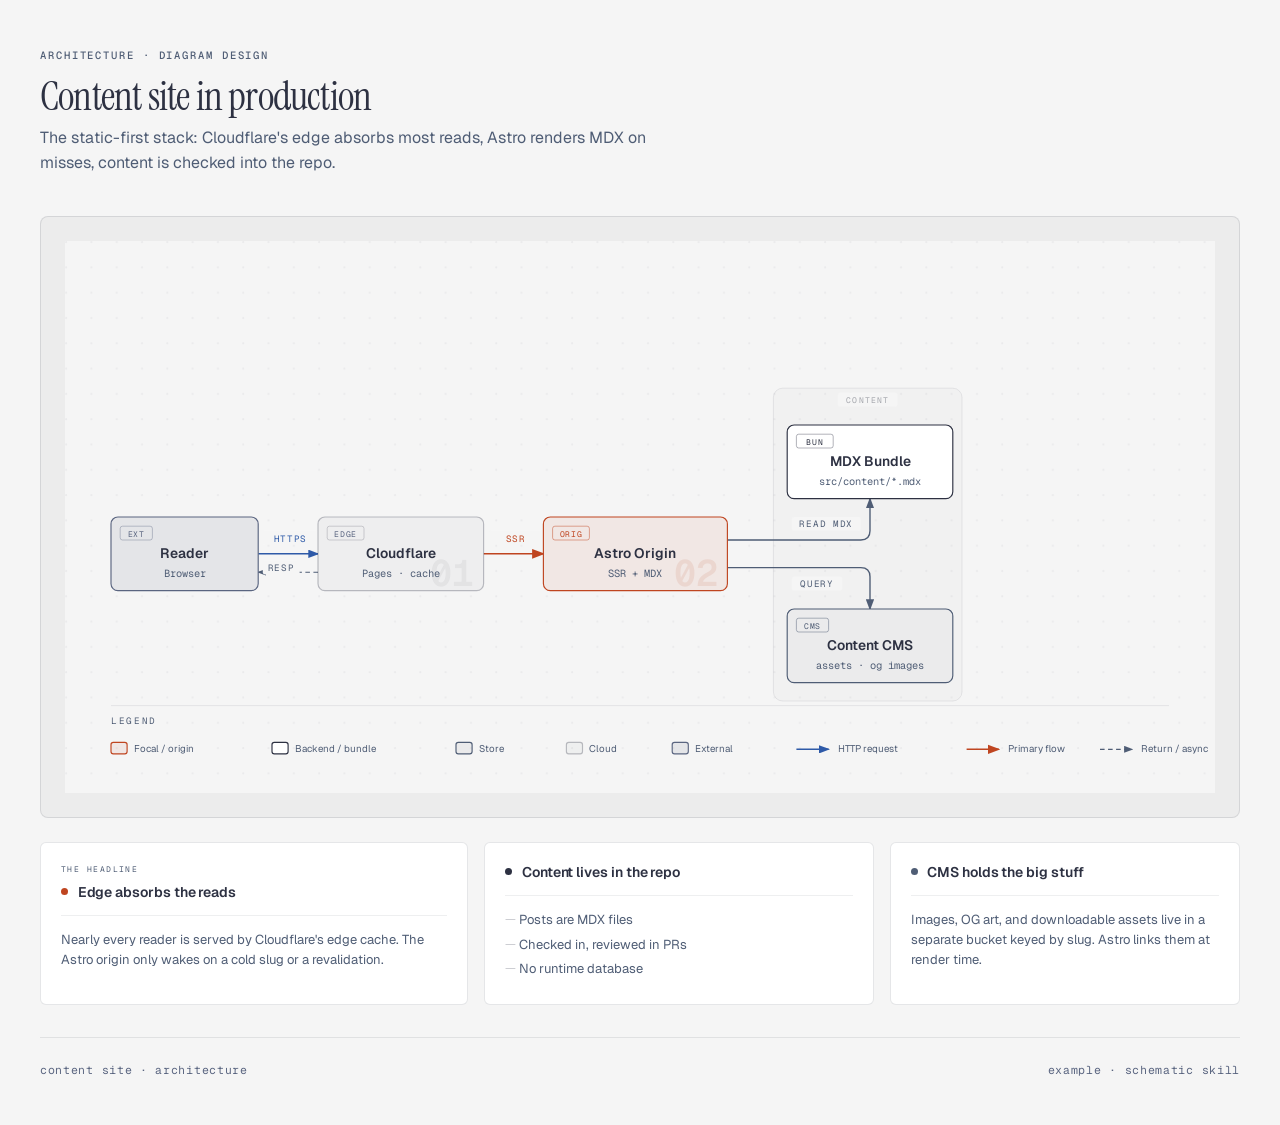
<file: .claude/skills/diagram-design/assets/example-architecture-full.html>
<!DOCTYPE html>
<html lang="en">
<head>
  <meta charset="UTF-8">
  <meta name="viewport" content="width=device-width, initial-scale=1.0">
  <title>Content site · Architecture</title>
  <link href="https://fonts.googleapis.com/css2?family=Instrument+Serif:ital@0;1&family=Geist:wght@400;500;600&family=Geist+Mono:wght@400;500;600&display=swap" rel="stylesheet">
  <style>
    *, *::before, *::after { box-sizing: border-box; margin: 0; padding: 0; }
    :root {
      --color-paper: #f5f5f5; --color-paper-2: #ececec;
      --color-ink: #2d3142; --color-muted: #4f5d75; --color-soft: #5a6580;
      --color-rule: rgba(45,49,66,0.12);
      --color-accent: #bf4520; --color-accent-tint: rgba(191,69,32,0.08);
      --color-link: #2e5aa8;
      --font-sans: 'Geist', system-ui, sans-serif;
      --font-serif: 'Instrument Serif', serif;
      --font-mono: 'Geist Mono', ui-monospace, monospace;
    }
    body { font-family: var(--font-sans); background: var(--color-paper); min-height: 100vh; padding: 3rem 2rem; color: var(--color-ink); }
    .container { max-width: 1200px; margin: 0 auto; }
    .header { margin-bottom: 2.5rem; }
    .header-eyebrow { font-family: var(--font-mono); font-size: 0.66rem; font-weight: 500; letter-spacing: 0.18em; text-transform: uppercase; color: var(--color-muted); margin-bottom: 0.75rem; }
    h1 { font-family: var(--font-serif); font-size: clamp(1.75rem, 3vw + 1rem, 2.5rem); font-weight: 400; letter-spacing: -0.02em; line-height: 1.1; margin-bottom: 0.5rem; }
    .subtitle { font-size: 1rem; line-height: 1.55; color: var(--color-muted); max-width: 58ch; }
    .diagram-container { background: var(--color-paper-2); border-radius: 8px; border: 1px solid var(--color-rule); padding: 1.5rem; overflow-x: auto; }
    svg { width: 100%; min-width: 900px; display: block; }
    .cards { display: grid; grid-template-columns: 1.1fr 1fr 0.9fr; gap: 1rem; margin-top: 1.5rem; }
    @media (max-width: 820px) { .cards { grid-template-columns: 1fr; } }
    .card { background: #fff; border-radius: 6px; border: 1px solid var(--color-rule); padding: 1.25rem; }
    .card .eyebrow { font-family: var(--font-mono); font-size: 0.5rem; letter-spacing: 0.18em; text-transform: uppercase; color: var(--color-muted); margin-bottom: 0.5rem; }
    .card-header { display: flex; align-items: center; gap: 0.6rem; margin-bottom: 0.875rem; padding-bottom: 0.875rem; border-bottom: 1px solid rgba(45,49,66,0.08); }
    .card-dot { width: 7px; height: 7px; border-radius: 50%; }
    .card-dot.ink { background: var(--color-ink); } .card-dot.muted { background: var(--color-muted); } .card-dot.coral { background: var(--color-accent); }
    .card h3 { font-size: 0.875rem; font-weight: 600; letter-spacing: -0.005em; }
    .card p, .card ul { color: var(--color-muted); font-size: 0.8125rem; line-height: 1.55; list-style: none; }
    .card li { margin-bottom: 0.3rem; padding-left: 0.875rem; position: relative; }
    .card li::before { content: '—'; position: absolute; left: 0; color: rgba(45,49,66,0.25); font-size: 0.75rem; }
    .footer { margin-top: 2rem; padding-top: 1.5rem; border-top: 1px solid rgba(45,49,66,0.10); font-family: var(--font-mono); font-size: 0.72rem; letter-spacing: 0.06em; color: var(--color-soft); display: flex; justify-content: space-between; flex-wrap: wrap; gap: 0.5rem; }
  </style>
</head>
<body>
  <div class="container">
    <div class="header">
      <p class="header-eyebrow">Architecture · Diagram Design</p>
      <h1>Content site in production</h1>
      <p class="subtitle">The static-first stack: Cloudflare's edge absorbs most reads, Astro renders MDX on misses, content is checked into the repo.</p>
    </div>

    <div class="diagram-container">
      <svg viewBox="0 0 1000 480" xmlns="http://www.w3.org/2000/svg" role="img" aria-labelledby="architecture-full-title architecture-full-desc">
        <title id="architecture-full-title">Content site in production</title>
        <desc id="architecture-full-desc">Architecture diagram showing reader requests moving through Cloudflare to an Astro origin, MDX bundle, and content CMS.</desc>
        <defs>
          <pattern id="dots" width="22" height="22" patternUnits="userSpaceOnUse">
            <circle cx="1" cy="1" r="0.9" fill="rgba(45,49,66,0.10)"/>
          </pattern>
          <marker id="arrow" markerWidth="8" markerHeight="6" refX="7" refY="3" orient="auto"><polygon points="0 0, 8 3, 0 6" fill="#4f5d75"/></marker>
          <marker id="arrow-accent" markerWidth="8" markerHeight="6" refX="7" refY="3" orient="auto"><polygon points="0 0, 8 3, 0 6" fill="#bf4520"/></marker>
          <marker id="arrow-link" markerWidth="8" markerHeight="6" refX="7" refY="3" orient="auto"><polygon points="0 0, 8 3, 0 6" fill="#2e5aa8"/></marker>
        </defs>

        <rect width="100%" height="100%" fill="#f5f5f5"/>
        <rect width="100%" height="100%" fill="url(#dots)" opacity="0.55"/>

        <!-- Zone: Content services (drawn before arrows and nodes) -->
        <rect x="616" y="128" width="164" height="272" rx="8"
              fill="rgba(45,49,66,0.02)" stroke="rgba(45,49,66,0.10)" stroke-width="0.8"/>
        <rect x="672" y="132" width="52" height="12" rx="2" fill="#f5f5f5"/>
        <text x="698" y="141" fill="rgba(45,49,66,0.40)" font-size="7" font-family="'Geist Mono', monospace"
              text-anchor="middle" letter-spacing="0.14em">CONTENT</text>

        <!-- Arrows first (behind boxes) -->
        <line x1="168" y1="272" x2="220" y2="272" stroke="#2e5aa8" stroke-width="1.2" marker-end="url(#arrow-link)"/>
        <line x1="364" y1="272" x2="416" y2="272" stroke="#bf4520" stroke-width="1.4" marker-end="url(#arrow-accent)"/>
        <path d="M 576,260 H 692 Q 700,260 700,252 V 224"
              fill="none" stroke="#4f5d75" stroke-width="1.2" marker-end="url(#arrow)"/>
        <path d="M 576,284 H 692 Q 700,284 700,292 V 320"
              fill="none" stroke="#4f5d75" stroke-width="1.2" marker-end="url(#arrow)"/>

        <!-- Dashed return: Cloudflare→Reader (cached HTML) -->
        <path d="M 220,288 H 168" fill="none" stroke="#4f5d75" stroke-width="1" stroke-dasharray="4,3" marker-end="url(#arrow)"/>

        <!-- Arrow labels -->
        <rect x="172" y="252" width="48" height="12" rx="2" fill="#f5f5f5"/>
        <text x="196" y="262" fill="#2e5aa8" font-size="8" font-family="'Geist Mono', monospace" text-anchor="middle" letter-spacing="0.08em">HTTPS</text>

        <rect x="172" y="278" width="32" height="12" rx="2" fill="#f5f5f5"/>
        <text x="188" y="287" fill="#4f5d75" font-size="8" font-family="'Geist Mono', monospace" text-anchor="middle" letter-spacing="0.08em">RESP</text>

        <rect x="368" y="252" width="48" height="12" rx="2" fill="#f5f5f5"/>
        <text x="392" y="262" fill="#bf4520" font-size="8" font-family="'Geist Mono', monospace" text-anchor="middle" letter-spacing="0.08em">SSR</text>

        <rect x="632" y="240" width="60" height="12" rx="2" fill="#f5f5f5"/>
        <text x="662" y="249" fill="#4f5d75" font-size="8" font-family="'Geist Mono', monospace" text-anchor="middle" letter-spacing="0.08em">READ MDX</text>

        <rect x="632" y="292" width="44" height="12" rx="2" fill="#f5f5f5"/>
        <text x="654" y="301" fill="#4f5d75" font-size="8" font-family="'Geist Mono', monospace" text-anchor="middle" letter-spacing="0.08em">QUERY</text>

        <!-- Node: Reader -->
        <rect x="40" y="240" width="128" height="64" rx="6" fill="#f5f5f5"/>
        <rect x="40" y="240" width="128" height="64" rx="6" fill="rgba(79,93,117,0.10)" stroke="#5a6580" stroke-width="1"/>
        <rect x="48" y="248" width="28" height="12" rx="2" fill="transparent" stroke="rgba(90,101,128,0.40)" stroke-width="0.8"/>
        <text x="62" y="257" fill="#5a6580" font-size="7" font-family="'Geist Mono', monospace" text-anchor="middle" letter-spacing="0.08em">EXT</text>
        <text x="104" y="276" fill="#2d3142" font-size="12" font-weight="600" font-family="'Geist', sans-serif" text-anchor="middle">Reader</text>
        <text x="104" y="292" fill="#4f5d75" font-size="9" font-family="'Geist Mono', monospace" text-anchor="middle">Browser</text>

        <!-- Node: Cloudflare -->
        <rect x="220" y="240" width="144" height="64" rx="6" fill="#f5f5f5"/>
        <rect x="220" y="240" width="144" height="64" rx="6" fill="rgba(45,49,66,0.03)" stroke="rgba(45,49,66,0.30)" stroke-width="1"/>
        <rect x="228" y="248" width="32" height="12" rx="2" fill="transparent" stroke="rgba(45,49,66,0.22)" stroke-width="0.8"/>
        <text x="244" y="257" fill="#5a6580" font-size="7" font-family="'Geist Mono', monospace" text-anchor="middle" letter-spacing="0.08em">EDGE</text>
        <text x="356" y="300" fill="rgba(45,49,66,0.06)" font-size="32" font-weight="600" font-family="'Geist Mono', monospace" text-anchor="end">01</text>
        <text x="292" y="276" fill="#2d3142" font-size="12" font-weight="600" font-family="'Geist', sans-serif" text-anchor="middle">Cloudflare</text>
        <text x="292" y="292" fill="#4f5d75" font-size="9" font-family="'Geist Mono', monospace" text-anchor="middle">Pages · cache</text>

        <!-- Node: Astro (focal coral) -->
        <rect x="416" y="240" width="160" height="64" rx="6" fill="#f5f5f5"/>
        <rect x="416" y="240" width="160" height="64" rx="6" fill="rgba(191,69,32,0.08)" stroke="#bf4520" stroke-width="1"/>
        <rect x="424" y="248" width="32" height="12" rx="2" fill="transparent" stroke="rgba(191,69,32,0.50)" stroke-width="0.8"/>
        <text x="440" y="257" fill="#bf4520" font-size="7" font-family="'Geist Mono', monospace" text-anchor="middle" letter-spacing="0.08em">ORIG</text>
        <text x="568" y="300" fill="rgba(191,69,32,0.10)" font-size="32" font-weight="600" font-family="'Geist Mono', monospace" text-anchor="end">02</text>
        <text x="496" y="276" fill="#2d3142" font-size="12" font-weight="600" font-family="'Geist', sans-serif" text-anchor="middle">Astro Origin</text>
        <text x="496" y="292" fill="#4f5d75" font-size="9" font-family="'Geist Mono', monospace" text-anchor="middle">SSR + MDX</text>

        <!-- Node: MDX Bundle -->
        <rect x="628" y="160" width="144" height="64" rx="6" fill="#f5f5f5"/>
        <rect x="628" y="160" width="144" height="64" rx="6" fill="#ffffff" stroke="#2d3142" stroke-width="1"/>
        <rect x="636" y="168" width="32" height="12" rx="2" fill="transparent" stroke="rgba(45,49,66,0.40)" stroke-width="0.8"/>
        <text x="652" y="177" fill="#2d3142" font-size="7" font-family="'Geist Mono', monospace" text-anchor="middle" letter-spacing="0.08em">BUN</text>
        <text x="700" y="196" fill="#2d3142" font-size="12" font-weight="600" font-family="'Geist', sans-serif" text-anchor="middle">MDX Bundle</text>
        <text x="700" y="212" fill="#4f5d75" font-size="9" font-family="'Geist Mono', monospace" text-anchor="middle">src/content/*.mdx</text>

        <!-- Node: Content CMS -->
        <rect x="628" y="320" width="144" height="64" rx="6" fill="#f5f5f5"/>
        <rect x="628" y="320" width="144" height="64" rx="6" fill="rgba(45,49,66,0.05)" stroke="#4f5d75" stroke-width="1"/>
        <rect x="636" y="328" width="28" height="12" rx="2" fill="transparent" stroke="rgba(79,93,117,0.50)" stroke-width="0.8"/>
        <text x="650" y="337" fill="#4f5d75" font-size="7" font-family="'Geist Mono', monospace" text-anchor="middle" letter-spacing="0.08em">CMS</text>
        <text x="700" y="356" fill="#2d3142" font-size="12" font-weight="600" font-family="'Geist', sans-serif" text-anchor="middle">Content CMS</text>
        <text x="700" y="372" fill="#4f5d75" font-size="9" font-family="'Geist Mono', monospace" text-anchor="middle">assets · og images</text>

        <!-- Legend strip -->
        <line x1="40" y1="404" x2="960" y2="404" stroke="rgba(45,49,66,0.10)" stroke-width="0.8"/>
        <text x="40" y="420" fill="#4f5d75" font-size="8" font-family="'Geist Mono', monospace" letter-spacing="0.18em">LEGEND</text>

        <rect x="40" y="436" width="14" height="10" rx="2" fill="rgba(191,69,32,0.08)" stroke="#bf4520" stroke-width="1"/>
        <text x="60" y="444" fill="#4f5d75" font-size="8.5" font-family="'Geist', sans-serif">Focal / origin</text>

        <rect x="180" y="436" width="14" height="10" rx="2" fill="#ffffff" stroke="#2d3142" stroke-width="1"/>
        <text x="200" y="444" fill="#4f5d75" font-size="8.5" font-family="'Geist', sans-serif">Backend / bundle</text>

        <rect x="340" y="436" width="14" height="10" rx="2" fill="rgba(45,49,66,0.05)" stroke="#4f5d75" stroke-width="1"/>
        <text x="360" y="444" fill="#4f5d75" font-size="8.5" font-family="'Geist', sans-serif">Store</text>

        <rect x="436" y="436" width="14" height="10" rx="2" fill="rgba(45,49,66,0.03)" stroke="rgba(45,49,66,0.30)" stroke-width="1"/>
        <text x="456" y="444" fill="#4f5d75" font-size="8.5" font-family="'Geist', sans-serif">Cloud</text>

        <rect x="528" y="436" width="14" height="10" rx="2" fill="rgba(79,93,117,0.10)" stroke="#5a6580" stroke-width="1"/>
        <text x="548" y="444" fill="#4f5d75" font-size="8.5" font-family="'Geist', sans-serif">External</text>

        <line x1="636" y1="442" x2="664" y2="442" stroke="#2e5aa8" stroke-width="1.2" marker-end="url(#arrow-link)"/>
        <text x="672" y="444" fill="#4f5d75" font-size="8.5" font-family="'Geist', sans-serif">HTTP request</text>

        <line x1="784" y1="442" x2="812" y2="442" stroke="#bf4520" stroke-width="1.4" marker-end="url(#arrow-accent)"/>
        <text x="820" y="444" fill="#4f5d75" font-size="8.5" font-family="'Geist', sans-serif">Primary flow</text>

        <line x1="900" y1="442" x2="928" y2="442" stroke="#4f5d75" stroke-width="1" stroke-dasharray="4,3" marker-end="url(#arrow)"/>
        <text x="936" y="444" fill="#4f5d75" font-size="8.5" font-family="'Geist', sans-serif">Return / async</text>
      </svg>
    </div>

    <div class="cards">
      <div class="card">
        <p class="eyebrow">THE HEADLINE</p>
        <div class="card-header"><span class="card-dot coral"></span><h3>Edge absorbs the reads</h3></div>
        <p>Nearly every reader is served by Cloudflare's edge cache. The Astro origin only wakes on a cold slug or a revalidation.</p>
      </div>
      <div class="card">
        <div class="card-header"><span class="card-dot ink"></span><h3>Content lives in the repo</h3></div>
        <ul><li>Posts are MDX files</li><li>Checked in, reviewed in PRs</li><li>No runtime database</li></ul>
      </div>
      <div class="card">
        <div class="card-header"><span class="card-dot muted"></span><h3>CMS holds the big stuff</h3></div>
        <p>Images, OG art, and downloadable assets live in a separate bucket keyed by slug. Astro links them at render time.</p>
      </div>
    </div>

    <div class="footer">
      <span>content site · architecture</span>
      <span>example · schematic skill</span>
    </div>
  </div>
</body>
</html>
</file>
<file: styles.css>
/* Ryze Club prototype. Layout: one phone-width column; photos lead, a session bar stays in reach. */
:root {
  --page: #0E2C7C;
  --bg: #FFFFFF;
  --ink: #13214A;
  --mut: #4E5675;
  --line: #E8E3CC;
  --soft: #FEF7D6;
  --acc: #0E2C7C;
  --acc-dk: #0A215E;
  --acc-ink: #FCEEA7;
  --acc-soft: #FCEEA7;
  /* text on dark surfaces, photo placeholders, overlays and the organiser app */
  --on-dark: #FCEEA7;
  --on-dark-mut: #D9CF9E;
  --g-base: #0E2C7C;
  --g-shade: rgba(8, 20, 56, .6);
  --g-shade-0: rgba(8, 20, 56, 0);
  --veil: rgba(19, 33, 74, .55);
  --org-page: #0A1F57;
  --org-bg: #FFFCEE;
  --org-glass: rgba(10, 31, 87, .76);
  --pop: var(--acc);
  /* Button colour. Defaults to the accent; the Court, Kinetic and Seal themes give actions their own colour (the 10%). */
  --cta: var(--acc);
  --cta-dk: var(--acc-dk);
  --cta-ink: var(--acc-ink);
  --cta-edge: transparent;
  --danger: #D62E2E;
  --danger-soft: #FEF3F1;
  --ok: #1E7A5A;
  --warn: #8A5200;
  /* Type: Big Shoulders Display (condensed capitals) for headings and numbers, Figtree for everything you read. */
  --display: "Big Shoulders Display", "Arial Narrow", sans-serif;
  --body: "Figtree", "Segoe UI", system-ui, sans-serif;
  --col: 460px;
  --nav-h: 66px;
  --z-sticky: 5;
  --z-bar: 10;
  --z-sheet: 20;
  --z-toast: 30;
}

* { box-sizing: border-box; }
html { color-scheme: light; }
body { margin: 0; background: var(--page); color: var(--ink); font-family: var(--body); font-size: 15px; line-height: 1.45; }
button, input, select, textarea { font: inherit; color: inherit; }
/* 16px in form fields stops iPhone Safari zooming in when one is tapped. */
input, select, textarea { font-size: 16px; }
button { cursor: pointer; }
:focus-visible { outline: 3px solid var(--ink); outline-offset: 2px; }
h1, h2, h3, p { margin: 0; }
h1, h2, h3, .disp { font-family: var(--display); line-height: 1.1; text-wrap: balance; }
h1 { font-size: 26px; font-weight: 700; }
h2 { font-size: 17px; font-weight: 700; }
h3 { font-size: 13px; font-weight: 500; }

#app { max-width: var(--col); margin: 0 auto; min-height: 100vh; background: var(--bg); display: flex; flex-direction: column; position: relative; }
.top { display: flex; align-items: center; justify-content: space-between; gap: 8px; padding: 12px 16px; position: sticky; top: env(safe-area-inset-top, 0px); background: var(--bg); z-index: var(--z-sticky); border-bottom: 1px solid var(--line); }
.logo { font-family: var(--display); font-weight: 700; font-size: 14px; background: none; border: 0; padding: 4px 0; min-height: 44px; }
.top .r { display: flex; gap: 6px; align-items: center; }
.link { background: none; border: 0; padding: 6px 4px; min-height: 44px; color: var(--ink); text-decoration: underline; text-decoration-thickness: 2px; text-underline-offset: 4px; font-weight: 700; }
.back { display: inline-flex; align-items: center; gap: 4px; background: none; border: 0; padding: 6px 10px 6px 2px; min-height: 44px; font-weight: 700; font-size: 16px; color: var(--ink); }
.back .ic { width: 22px; height: 22px; }
.pill { border: 1px solid var(--line); background: var(--bg); border-radius: 999px; padding: 6px 14px; min-height: 44px; min-width: 44px; font-size: 13px; font-weight: 500; }
main { flex: 1; display: flex; flex-direction: column; gap: 20px; padding: 20px 16px 28px; min-width: 0; }
main.flush { padding-top: 0; }
main.pad-nav { padding-bottom: calc(var(--nav-h) + 36px + env(safe-area-inset-bottom, 0px)); }
main.pad-bar { padding-bottom: calc(96px + env(safe-area-inset-bottom, 0px)); }
.stack { display: flex; flex-direction: column; gap: 12px; min-width: 0; }
.stack.tight { gap: 6px; }
.row { display: flex; gap: 10px; align-items: center; min-width: 0; }
.row.sp { justify-content: space-between; }
.wrap { display: flex; flex-wrap: wrap; gap: 8px; }
.grow { flex: 1; min-width: 0; }
.mut { color: var(--mut); }
.sm { font-size: 13px; }
.xs { font-size: 12px; }
.cap { font-size: 13px; color: var(--mut); font-weight: 700; }
.center { text-align: center; }

/* Icons */
.ic { width: 18px; height: 18px; flex: none; fill: none; stroke: currentColor; stroke-width: 2.2; stroke-linecap: round; stroke-linejoin: round; }
.ic.chev { width: 20px; height: 20px; color: var(--ink); }

/* Buttons. Three levels, always distinguishable: primary (filled accent, the one next step),
   secondary (ink outline), tertiary (soft fill for close and cancel). All are bold and at least 48px tall. */
.btn { display: inline-flex; justify-content: center; align-items: center; gap: 8px; border: 2px solid var(--cta-edge); border-radius: 999px; background: var(--cta); color: var(--cta-ink); font-weight: 700; font-size: 16px; letter-spacing: .005em; padding: 13px 22px; min-height: 50px; box-shadow: 0 2px 0 var(--cta-dk); transition: transform .08s ease, background-color .15s ease, box-shadow .08s ease; }
.btn:active { transform: translateY(1px); box-shadow: 0 1px 0 var(--cta-dk); }
.btn.big { min-height: 56px; font-size: 17px; padding: 15px 26px; }
.btn.block { width: 100%; }
.btn.ghost { background: var(--bg); color: var(--ink); border-color: var(--ink); box-shadow: none; }
.btn.quiet { background: var(--soft); color: var(--ink); box-shadow: none; }
.btn.small { padding: 8px 16px; min-height: 44px; font-size: 14px; gap: 6px; }
.btn.small .ic { width: 16px; height: 16px; }
.chip { align-self: flex-start; display: inline-flex; align-items: center; gap: 6px; border: 2px solid var(--ink); background: var(--bg); border-radius: 999px; padding: 7px 14px; font-weight: 700; font-size: 14px; min-height: 40px; color: var(--ink); flex: none; }
.chip .ic { width: 16px; height: 16px; }
.wrap .chip:not(.on) { border-color: var(--line); font-weight: 500; }
.chip.on { background: var(--acc); border-color: var(--acc); color: var(--acc-ink); }
.tag { display: inline-block; font-size: 12px; font-weight: 700; padding: 3px 8px; border-radius: 6px; background: var(--soft); color: var(--ink); white-space: nowrap; }
.tag { display: inline-flex; align-items: center; gap: 3px; }
.tag .ic { width: 13px; height: 13px; stroke-width: 3; }
.tag.go { background: var(--ink); color: var(--bg); }
/* A tag that is also the row's action: outlined in the accent so it reads as tappable. */
.tag.cta { background: var(--bg); color: var(--acc); border: 2px solid var(--acc); padding: 4px 6px 4px 10px; font-size: 12px; border-radius: 999px; }
.tag.warn { background: #FBEBD0; color: var(--warn); }
.tag.ok { background: #DCF1E8; color: var(--ok); }
select { border: 1.5px solid var(--line); border-radius: 10px; padding: 9px 10px; background: var(--bg); min-height: 40px; max-width: 100%; }
input[type="text"], input[type="tel"], input[type="number"], input[type="date"], input[type="time"], input[type="search"], textarea { border: 1.5px solid var(--line); border-radius: 10px; padding: 11px 12px; width: 100%; background: var(--bg); }
label { font-weight: 500; }
.notice { background: #FBEBD0; color: var(--warn); border-radius: 10px; padding: 10px 12px; font-size: 13px; }
.note { background: var(--soft); border-radius: 10px; padding: 10px 12px; font-size: 13px; color: var(--mut); }

/* photo placeholders */
.ph { display: flex; align-items: flex-end; padding: 8px; color: #FFFFFF; font-size: 12px; font-weight: 700; border: 0; min-width: 0; text-align: left; }
/* Each tile is a stock photo (--img) over a colour wash (--grad) that shows if the photo cannot load. */
.g1 { --grad: linear-gradient(160deg, #FCEEA7 0%, #6E86C2 45%, #0E2C7C 100%); }
.g2 { --grad: linear-gradient(200deg, #FEF7D6 0%, #3E5FA8 55%, #0A215E 100%); }
.g3 { --grad: linear-gradient(140deg, #FCEEA7 0%, #E3C96E 45%, #283D6F 100%); }
.g4 { --grad: linear-gradient(180deg, #C9D4EE 0%, #4A68B0 60%, #13214A 100%); }
.g5 { --grad: linear-gradient(150deg, #FCEEA7 0%, #9AA9D6 50%, #0C2D7E 100%); }
.g6 { --grad: linear-gradient(190deg, #E6EAF5 0%, #283D6F 65%, #0A1F57 100%); }
.g1, .g2, .g3, .g4, .g5, .g6 { background-color: var(--g-base); background-image: linear-gradient(to top, var(--g-shade), var(--g-shade-0) 55%), var(--img, none), var(--grad); background-size: cover; background-position: center; }
.ph.dim { opacity: .35; }
.mosaic { display: grid; grid-template-columns: 2fr 1fr; grid-template-rows: 1fr 1fr; gap: 3px; height: 230px; }
.mosaic .ph:first-child { grid-row: span 2; }
.mosaic.n2 .ph { grid-row: span 2; }
.mosaic.n1 { grid-template-columns: 1fr; }
.mgrid { display: grid; grid-template-columns: repeat(2, 1fr); gap: 14px 10px; }
.mgrid .ph { aspect-ratio: 4 / 3; border-radius: 10px; }
.big-n { font-family: var(--display); font-weight: 700; font-size: 20px; font-variant-numeric: tabular-nums; }
.tick { width: 24px; height: 24px; border-radius: 50%; border: 2px solid var(--line); display: grid; place-items: center; font-size: 13px; font-weight: 700; flex: none; }
.tick.on { background: var(--ok); border-color: var(--ok); color: #FFFFFF; }
button:disabled { opacity: .4; cursor: default; }
textarea { resize: vertical; }
.strip { display: grid; grid-template-columns: repeat(3, 1fr); gap: 4px; }
.strip .ph { aspect-ratio: 1; border-radius: 10px; }
.fallback { background: var(--soft); padding: 28px 16px; display: flex; flex-direction: column; gap: 6px; }

/* cards and lists */
.card { border: 1.5px solid var(--line); border-radius: 16px; overflow: hidden; background: var(--bg); text-align: left; padding: 0; display: flex; flex-direction: column; width: 100%; box-shadow: 0 2px 8px rgba(28, 43, 58, .06); transition: border-color .15s ease, transform .08s ease; }
.card:active { transform: scale(.99); }
/* "View club", "Manage", "Session details": the line that says where a tap goes. */
.go, .det { display: inline-flex; align-items: center; gap: 4px; font-weight: 700; color: var(--acc); font-size: 14px; margin-top: 4px; }
.det { font-size: 13px; color: var(--ink); text-decoration: underline; text-decoration-thickness: 2px; text-underline-offset: 3px; }
.det .ic, .go .ic { width: 16px; height: 16px; }
/* Safari does not stretch children of a button laid out as a column, so give them a full width. */
.card > * { width: 100%; align-self: stretch; }
.card .ph, .card .fallback { height: 150px; border-radius: 0; }
.card .fallback { padding: 14px; justify-content: flex-end; }
.card .body { padding: 12px 14px 14px; display: flex; flex-direction: column; gap: 4px; }
.why { color: var(--acc); font-weight: 700; }
.item { display: flex; gap: 12px; align-items: center; padding: 12px 0; border-bottom: 1px solid var(--line); background: none; border-left: 0; border-right: 0; border-top: 0; width: 100%; text-align: left; color: var(--ink); }
button.item { min-height: 56px; }
.mini { display: inline-flex; align-items: center; gap: 4px; border: 2px solid var(--ink); border-radius: 999px; padding: 4px 10px; font-size: 12px; font-weight: 700; white-space: nowrap; }
.mini .ic { width: 13px; height: 13px; stroke-width: 3; }
.mrow { display: flex; align-items: center; gap: 12px; width: 100%; padding: 12px 14px; border: 2px solid var(--ink); border-radius: 14px; background: var(--bg); text-align: left; color: var(--ink); }
/* Entry point for organisers: a framed panel, not a footnote link. */
.orgcta { display: flex; align-items: center; gap: 12px; padding: 14px; border: 2px dashed var(--ink); border-radius: 16px; background: var(--bg); }
.orgcta .btn { flex: none; }
.orgcta-ic { width: 40px; height: 40px; border-radius: 50%; background: var(--acc-soft); color: var(--acc); display: grid; place-items: center; flex: none; }
.orgcta-ic .ic { width: 20px; height: 20px; }
.cap .ic { width: 13px; height: 13px; vertical-align: -2px; margin-right: 4px; }
.item:last-child { border-bottom: 0; }
.when { width: 82px; flex: none; font-variant-numeric: tabular-nums; }
.when b { display: block; }
.avs { display: flex; flex: none; }
.av { width: 30px; height: 30px; border-radius: 50%; display: grid; place-items: center; font-size: 12px; font-weight: 700; letter-spacing: -.02em; background: var(--soft); border: 2px solid var(--bg); margin-left: -7px; flex: none; }
.av:first-child { margin-left: 0; }
.av[style] { background-size: cover; background-position: center; }
.av.big { width: 64px; height: 64px; font-size: 20px; margin-left: 0; flex: none; }
.person { display: flex; gap: 10px; align-items: center; width: 100%; background: none; border: 0; border-bottom: 1px solid var(--line); padding: 9px 0; text-align: left; color: var(--ink); }
.person:last-child { border-bottom: 0; }
.person .av { margin-left: 0; width: 36px; height: 36px; font-size: 12px; }
.rank { display: grid; grid-template-columns: 22px 1fr auto; gap: 8px; padding: 9px 0; border-bottom: 1px solid var(--line); font-variant-numeric: tabular-nums; }
.rank:last-child { border-bottom: 0; }
.rank.me { background: var(--soft); border-radius: 10px; padding: 9px 10px; border: 0; margin-top: 6px; }

/* quiz */
.quiz-opts { display: flex; flex-direction: column; gap: 10px; flex: 1; }
.quiz-opt { border: 0; border-radius: 16px; min-height: 96px; padding: 16px; text-align: left; font-family: var(--display); font-size: 16px; font-weight: 700; color: #FFFFFF; display: flex; align-items: flex-end; justify-content: space-between; gap: 10px; transition: transform .08s ease; }
.quiz-opt:active { transform: scale(.985); }
.quiz-opt .ic { width: 26px; height: 26px; padding: 4px; border-radius: 50%; background: rgba(255, 255, 255, .25); box-sizing: content-box; }
.quiz-opt.plain { background: var(--bg); color: var(--ink); min-height: 58px; align-items: center; font-family: var(--body); font-size: 16px; border: 2px solid var(--line); }
.quiz-opt.plain .ic { background: none; padding: 0; width: 22px; height: 22px; }
.progress { display: grid; grid-template-columns: repeat(3, 1fr); gap: 6px; }
.progress span { height: 6px; border-radius: 3px; background: var(--line); }
.progress span.on { background: var(--pop); }

/* streak */
.streak { display: flex; align-items: flex-end; gap: 12px; }
.streak .n { font-family: var(--display); font-weight: 700; font-size: 84px; line-height: .85; color: var(--acc); font-variant-numeric: tabular-nums; }
.days { display: grid; grid-template-columns: repeat(7, 1fr); gap: 6px; text-align: center; font-size: 12px; color: var(--mut); }
.days button { background: none; border: 0; padding: 4px 0; font: inherit; color: inherit; border-radius: 12px; min-height: 44px; }
.days i { position: relative; display: block; aspect-ratio: 1; border-radius: 50%; border: 2px solid var(--line); margin-bottom: 4px; }
/* A dot under a day means your clubs meet that day; accent means you're going. */
.days .dot { position: absolute; left: 50%; bottom: 18%; width: 7px; height: 7px; border-radius: 50%; background: var(--mut); transform: translateX(-50%); }
.days .dot.mine { background: var(--acc); width: 9px; height: 9px; }
.days button:active i { transform: scale(.94); }
.days .f i { border-color: var(--pop); border-width: 3px; background-size: cover; background-position: center; }
.days .t i { border-color: var(--ink); border-style: dashed; }
.days .t { color: var(--ink); font-weight: 700; }
.ask { background: var(--ink); color: var(--bg); border-radius: 16px; padding: 16px; display: flex; flex-direction: column; gap: 12px; }
.ask .btn.ghost { background: transparent; color: var(--bg); border-color: var(--bg); }
.ask .mut { color: var(--on-dark-mut); }
.badges { display: grid; grid-template-columns: repeat(5, 1fr); gap: 10px; }
.badge { aspect-ratio: 1; border-radius: 50%; border: 2px dashed var(--line); display: grid; place-items: center; font-family: var(--display); font-size: 12px; font-weight: 700; color: var(--mut); }
.badge.on { background: var(--ink); border: 2px solid var(--ink); color: var(--bg); }
.sharecard { border-radius: 22px; padding: 20px; min-height: 380px; display: flex; flex-direction: column; gap: 6px; color: #FFFFFF; }
.sharecard .n { font-family: var(--display); font-size: 96px; font-weight: 700; line-height: .9; margin-top: auto; }
.switch { display: flex; justify-content: space-between; align-items: center; gap: 12px; padding: 12px 0; border-bottom: 1px solid var(--line); }
.switch input { width: 22px; height: 22px; accent-color: var(--acc); flex: none; }

/* fixed bars */
.bar, .nav, .toast { position: fixed; left: 50%; transform: translateX(-50%); width: min(var(--col), 100%); z-index: var(--z-bar); }
.bar { bottom: 0; background: var(--bg); border-top: 1px solid var(--line); padding: 12px 16px calc(12px + env(safe-area-inset-bottom, 0px)); display: flex; gap: 12px; align-items: center; }
.bar { box-shadow: 0 -6px 18px rgba(28, 43, 58, .08); }
.bar .info { background: none; border: 0; padding: 0; text-align: left; flex: 1; min-width: 0; color: var(--ink); }
.bar .info .det { display: flex; margin-top: 2px; }
/* Bottom navigation: icon plus label; the current tab gets a filled pill and the accent colour. */
.nav { bottom: 0; background: var(--bg); border-top: 1.5px solid var(--line); display: grid; grid-template-columns: none; grid-auto-flow: column; grid-auto-columns: 1fr; padding-bottom: env(safe-area-inset-bottom, 0px); box-shadow: 0 -6px 18px rgba(28, 43, 58, .06); }
.nav button { background: none; border: 0; height: var(--nav-h); font-size: 12.5px; font-weight: 700; color: var(--mut); display: flex; flex-direction: column; align-items: center; justify-content: center; gap: 3px; }
.nav .ni { display: grid; place-items: center; width: 52px; height: 30px; border-radius: 999px; transition: background-color .15s ease; }
.nav .ni .ic { width: 22px; height: 22px; }
.nav button.on { color: var(--acc); }
.nav button.on .ni { background: var(--acc-soft); }
.nav button.on .ic { stroke-width: 2.6; }
.toast { bottom: calc(var(--nav-h) + 16px + env(safe-area-inset-bottom, 0px)); padding: 0 16px; z-index: var(--z-toast); pointer-events: none; }
.toast.over { bottom: auto; top: calc(12px + env(safe-area-inset-top, 0px)); }
.toast > div { background: var(--ink); color: var(--bg); border-radius: 12px; padding: 12px 14px; display: flex; justify-content: space-between; gap: 12px; align-items: center; pointer-events: auto; }
.toast button { background: none; border: 0; color: var(--bg); font-weight: 700; text-decoration: underline; }

/* overlays */
.veil { position: fixed; inset: 0; height: var(--vvh, 100%); background: var(--veil); z-index: var(--z-sheet); display: flex; align-items: flex-end; justify-content: center; }
.sheet { position: relative; background: var(--bg); width: min(var(--col), 100%); max-height: calc(var(--vvh, 100vh) * .92); overflow-y: auto; border-radius: 22px 22px 0 0; padding: 26px 16px calc(24px + env(safe-area-inset-bottom, 0px)); display: flex; flex-direction: column; gap: 14px; }
.sheet::before { content: ""; position: absolute; top: 8px; left: 50%; width: 40px; height: 5px; border-radius: 3px; background: var(--line); transform: translateX(-50%); }
.sheet > h2:first-of-type, .sheet > .stack:first-of-type { padding-right: 48px; }
.sheet-x { position: absolute; top: 12px; right: 12px; width: 44px; height: 44px; border-radius: 50%; border: 0; background: var(--soft); color: var(--ink); display: grid; place-items: center; }
.sheet-x .ic { width: 20px; height: 20px; stroke-width: 2.6; }
.sheet.full { min-height: 92vh; }
.facts { display: grid; grid-template-columns: auto 1fr; gap: 6px 14px; }
.facts dt { color: var(--mut); }
.facts dd { margin: 0; font-weight: 500; }
.pick { display: grid; grid-template-columns: repeat(3, 1fr); gap: 6px; }
.pick .ph { aspect-ratio: 1; border-radius: 10px; opacity: .55; }
.pick .ph.on { opacity: 1; outline: 3px solid var(--ink); outline-offset: -3px; }
.photo-big { aspect-ratio: 4 / 5; border-radius: 16px; }

@media (prefers-reduced-motion: no-preference) {
  .sheet { animation: up .22s ease-out; }
  @keyframes up { from { transform: translateY(24px); opacity: .6; } to { transform: none; opacity: 1; } }
}
@media (min-width: 461px) {
  body { padding-block: 0; }
  #app { box-shadow: 0 0 0 1px var(--line); }
}

/* Session recaps on the club page */
.recap { display: flex; flex-direction: column; gap: 10px; padding-bottom: 18px; border-bottom: 1px solid var(--line); }
.recap:last-child { border-bottom: 0; padding-bottom: 0; }
.rc-head { display: flex; justify-content: space-between; align-items: baseline; gap: 10px; }
.rc-head .disp { font-size: 14px; font-weight: 700; }
.rc-head .mut { white-space: nowrap; }
.rc-media { display: grid; grid-template-columns: 2fr 1fr; grid-template-rows: 1fr 1fr; gap: 3px; height: 210px; border-radius: 14px; overflow: hidden; }
.rc-media .ph:first-child { grid-row: span 2; }
.rc-media.n1 { grid-template-columns: 1fr; }
.rc-media.n2 .ph { grid-row: span 2; }
.rc-media .ph { align-items: center; justify-content: center; }
.rc-media .ph:first-child { align-items: flex-end; justify-content: flex-start; }
.ph .more { font-family: var(--display); font-size: 20px; letter-spacing: 0; }
.rc-by { display: flex; gap: 10px; align-items: flex-start; }
.rc-by .av { margin-left: 0; width: 30px; height: 30px; font-size: 11px; flex: none; }
.rc-by p { margin: 0; padding-top: 5px; }
.recap .btn.small { align-self: flex-start; }
.ph.poster { flex-direction: column; align-items: flex-start; justify-content: flex-end; gap: 4px; min-height: 170px; border-radius: 14px; padding: 16px; font-size: 13px; letter-spacing: 0; text-transform: none; font-weight: 500; }
.ph.poster .pt { font-family: var(--display); font-size: 24px; font-weight: 700; line-height: 1.05; }
.ph.poster .mut-on { font-size: 12px; font-weight: 700; opacity: .85; }
.whobtn { display: flex; align-items: center; gap: 12px; width: 100%; min-height: 60px; padding: 10px 12px 10px 14px; background: var(--bg); border: 2px solid var(--ink); border-radius: 14px; text-align: left; color: var(--ink); font-size: 15px; }
.whobtn .avs .av { width: 34px; height: 34px; border-color: var(--bg); background: var(--acc-soft); color: var(--acc); }
.whobtn:active { transform: scale(.99); }


/* My week: next session card */
.nx-main { display: flex; flex-direction: column; width: 100%; border: 0; background: none; padding: 0; text-align: left; color: var(--ink); }
.nx-who { padding: 0 14px 14px; }
.next { display: flex; flex-direction: column; width: 100%; border: 1.5px solid var(--line); border-radius: 16px; overflow: hidden; background: var(--bg); padding: 0; text-align: left; color: var(--ink); }
.next .ph { height: 140px; flex-direction: column; align-items: flex-start; justify-content: flex-end; gap: 2px; padding: 14px; text-transform: none; letter-spacing: 0; }
.next .nx-when { font-size: 12px; font-weight: 700; }
.next .nx-what { font-family: var(--display); font-size: 22px; font-weight: 700; line-height: 1.05; }
.next .nx-body { display: flex; flex-direction: column; gap: 6px; padding: 12px 14px 14px; }
.sheet:focus, .sheet h1:focus, .sheet h2:focus { outline: none; }
.days .f.t i { border-style: solid; border-color: var(--acc); }
.streak { color: var(--ink); }
@media (prefers-reduced-motion: reduce) { .btn, .card, .quiz-opt { transition: none; } .btn:active, .card:active, .quiz-opt:active { transform: none; } }
@media (hover: hover) {
  .days button:hover i { border-color: var(--ink); }
  .btn:hover { background: var(--cta-dk); }
  .btn.ghost:hover { background: var(--soft); }
  .btn.quiet:hover { background: var(--line); }
  .card:hover { border-color: var(--ink); }
  button.item:hover { background: var(--soft); }
  .mrow:hover { background: var(--soft); }
  .quiz-opt.plain:hover { border-color: var(--ink); }
  .whobtn:hover { border-color: var(--ink); }
  .person:hover, .whobtn:hover { background-color: var(--soft); }
}

/* ---------- Organiser app: its own look, so it never feels like the member app ---------- */
body.org { --page: var(--org-page); }
body.org #app { background: var(--org-bg); }
.otop { background: var(--ink); color: #FFFFFF; border-bottom: 0; }
.otop .pill { background: transparent; color: #FFFFFF; border-color: rgba(255, 255, 255, .35); }
.otop .back { color: #FFFFFF; }
.ologo { font-family: var(--display); font-weight: 700; font-size: 14px; display: inline-flex; align-items: center; gap: 8px; }
.obadge { display: inline-block; font-family: var(--body); font-size: 11px; font-weight: 700; letter-spacing: .06em; text-transform: uppercase; background: var(--acc); color: #FFFFFF; border-radius: 6px; padding: 3px 7px; }
.onav { background: var(--ink); border-top: 0; }
.onav button { color: var(--on-dark-mut); }
.onav button.on { color: #FFFFFF; }
.onav button.on .ni { background: var(--acc); }
.ohero { display: flex; flex-direction: column; gap: 12px; background: var(--ink); color: #FFFFFF; border-radius: 20px; padding: 22px 18px; }
.ohero h1 { font-size: 28px; }
.ohero p { color: var(--on-dark); }
.ohero .obadge { align-self: flex-start; }
/* The next session: the one thing to act on first. Stacked so the numbers and the action never squeeze each other. */
.orgnow { display: flex; flex-direction: column; gap: 4px; background: var(--acc); color: #FFFFFF; border-radius: 16px; padding: 18px; }
.orgnow p { margin: 0; }
.onow-when { font-weight: 700; font-size: 14px; color: var(--on-dark); }
.onow-n { font-family: var(--display); font-size: 22px; line-height: 1.15; }
.onow-n b { font-size: 34px; }
.onow-where { font-size: 14px; color: var(--on-dark); }
.onow-acts { margin-top: 12px; }
.onow-acts .btn { width: 100%; background: #FFFFFF; color: var(--acc); box-shadow: none; min-height: 52px; }
/* Growing the club: invite link and QR, second only to the next session. */
.ogrow { display: flex; flex-direction: column; gap: 14px; border: 2px solid var(--ink); border-radius: 16px; padding: 16px; background: var(--bg); }
.ogrow-top { display: flex; gap: 12px; align-items: flex-start; }
.ogrow h2 { font-size: 17px; margin-bottom: 4px; }
.ogrow-acts { display: grid; grid-template-columns: 1fr auto; gap: 8px; }
.ogrow-acts .btn { padding-inline: 12px; font-size: 15px; }
.oconfirm { display: flex; align-items: center; gap: 12px; padding: 14px 16px; border-radius: 14px; background: var(--soft); }
.osetup-line { display: flex; align-items: center; gap: 10px; width: 100%; padding: 12px 14px; border: 1.5px dashed var(--mut); border-radius: 12px; background: none; text-align: left; color: var(--ink); font-size: 14px; }
.osetup-line .det { margin: 0; }
.qrwrap { display: flex; flex-direction: column; align-items: center; gap: 10px; text-align: center; }
.qr { width: min(240px, 70vw); height: auto; border-radius: 12px; border: 2px solid var(--ink); }
.qrfall { padding: 20px; border: 2px dashed var(--line); border-radius: 12px; text-align: center; font-size: 13px; color: var(--mut); word-break: break-all; }
.linkbox { display: flex; align-items: center; gap: 10px; padding: 8px 8px 8px 14px; border: 2px solid var(--line); border-radius: 12px; font-weight: 700; font-size: 14px; }
.linkbox .grow { overflow: hidden; text-overflow: ellipsis; white-space: nowrap; }
/* Member side: arriving from an organiser's invite link. */
.invited { display: flex; flex-direction: column; gap: 8px; padding: 18px 16px; background: var(--ink); color: #FFFFFF; }
.invited .cap { color: var(--on-dark-mut); margin: 0; }
.invited h2 { font-size: 22px; }
.invited p { margin: 0; color: var(--on-dark); }
.invited .btn { margin-top: 6px; }
.ocard, .summary { background: var(--bg); border: 2px solid var(--ink); border-radius: 18px; padding: 14px; }
.ocard .item { flex-wrap: wrap; }
.ocard .item .grow { flex-basis: calc(100% - 40px); }
.oacts { display: flex; gap: 8px; flex-basis: 100%; padding-left: 36px; }
.oacts .btn.small { min-height: 42px; padding: 6px 14px; }
.summary { display: flex; flex-direction: column; gap: 16px; }
.okline { display: flex; align-items: center; gap: 8px; color: var(--ok); font-weight: 700; background: #DCF1E8; border-radius: 12px; padding: 12px 14px; }
.msgprev { background: #E7F6E9; border-radius: 14px 14px 14px 4px; padding: 12px 14px; font-size: 14px; line-height: 1.5; }
/* Check-in: used standing up, outdoors, often at dawn, so names and targets are the largest in the product. */
.cihead { display: flex; align-items: center; justify-content: space-between; gap: 12px; position: sticky; top: 68px; background: var(--org-bg); padding: 6px 0; z-index: var(--z-sticky); }
.cin { font-family: var(--display); font-size: 32px; font-weight: 700; color: var(--acc); }
.cilist { display: flex; flex-direction: column; gap: 8px; }
.cirow { display: flex; align-items: center; gap: 14px; min-height: 64px; padding: 10px 14px; border: 2px solid var(--line); border-radius: 16px; background: var(--bg); font-size: 18px; font-weight: 700; text-align: left; color: var(--ink); }
.cirow.on { border-color: var(--ok); background: #EEF8F3; }
.citick { width: 34px; height: 34px; border-radius: 50%; border: 2.5px solid var(--line); display: grid; place-items: center; flex: none; background: var(--bg); }
.cirow.on .citick { background: var(--ok); border-color: var(--ok); color: #FFFFFF; }
.citick .ic { width: 20px; height: 20px; stroke-width: 3; }
.okbtn { width: 100%; border: 0; text-align: left; font: inherit; font-weight: 700; }
.okbtn .det { color: var(--ok); margin: 0; }
.oacts .tag.ok { align-self: center; }

/* Organiser: Members tab */
.onav { grid-template-columns: none; grid-auto-flow: column; grid-auto-columns: 1fr; }
.oimpact { display: flex; flex-direction: column; gap: 12px; background: var(--ink); color: #FFFFFF; border-radius: 16px; padding: 18px; }
.oimpact .oi-lead { margin: 0; font-size: 17px; line-height: 1.4; }
.oimpact .oi-lead b { color: #FFFFFF; font-family: var(--display); }
.oi-stats, .ohealth { display: grid; grid-template-columns: repeat(3, 1fr); gap: 8px; }
.oi-stats span, .ohealth span { display: flex; flex-direction: column; font-size: 12px; }
.oi-stats span { color: var(--on-dark-mut); }
.oi-stats b, .ohealth b { font-family: var(--display); font-size: 22px; line-height: 1.1; color: inherit; }
.oi-stats b { color: #FFFFFF; }
.ohealth span { background: var(--bg); border: 1.5px solid var(--line); border-radius: 12px; padding: 10px 12px; color: var(--mut); }
.ohealth b { color: var(--ink); }
.oimpact .btn { align-self: flex-start; }
.runby { margin: 0; color: var(--ink); font-weight: 500; }
.sr { position: absolute; width: 1px; height: 1px; overflow: hidden; clip: rect(0 0 0 0); }
.oimpact .obadge { align-self: flex-start; }

/* Red is kept for destructive actions only */
.btn.danger { background: var(--danger); border-color: var(--danger); color: #FFFFFF; }

/* Response animations: a quick pop and a ring when you follow, RSVP or check in. Off for reduced motion. */
@media (prefers-reduced-motion: no-preference) {
  .fx-pop { animation: fxpop .42s cubic-bezier(.22, 1, .36, 1); }
  @keyframes fxpop { 0% { transform: scale(.92); } 45% { transform: scale(1.06); } 100% { transform: scale(1); } }
  .fx-ring { position: relative; }
  .fx-ring::after { content: ''; position: absolute; inset: -5px; border-radius: 999px; border: 2px solid var(--acc); pointer-events: none; animation: fxring .6s ease-out forwards; }
  @keyframes fxring { from { opacity: .9; transform: scale(.94); } to { opacity: 0; transform: scale(1.18); } }
  .fx-rise { animation: fxrise .55s cubic-bezier(.22, 1, .36, 1); }
  @keyframes fxrise { from { opacity: 0; transform: translateY(10px) scale(.97); } to { opacity: 1; transform: none; } }
}

/* Home hero: a real session with faces, under the title */
.hero { display: flex; flex-direction: column; justify-content: space-between; align-items: flex-start; height: 240px; border-radius: 16px; padding: 14px; text-transform: none; letter-spacing: 0; font-size: 14px; font-weight: 500; text-align: left; width: 100%; }
.hero .tag { background: rgba(255, 255, 255, .92); color: var(--ink); }
.hero-b { display: flex; flex-direction: column; gap: 6px; }
.hero-when { font-size: 13px; font-weight: 700; opacity: .92; }
.hero-name { font-family: var(--display); font-size: 22px; line-height: 1.1; }
.hero .av { border-color: rgba(255, 255, 255, .9); background: var(--acc-soft); color: var(--acc); }
.tag.ladies { background: var(--acc-soft); color: var(--acc); align-self: flex-start; }

/* Browse: one swipeable row of sports, one of quick filters; the rest in a sheet */
.hscroll { display: flex; gap: 8px; overflow-x: auto; scrollbar-width: none; margin: 0 -16px; padding: 2px 16px 4px; scroll-padding: 0 16px; }
.hscroll::-webkit-scrollbar { display: none; }
.hscroll .chip { flex: none; }
.hscroll .chip:not(.on) { border-color: var(--line); font-weight: 500; }
.chip .ic { width: 18px; height: 18px; flex: none; }
.chip.tool:not(.on) { border-color: var(--ink); font-weight: 700; }
.fbadge { display: inline-grid; place-items: center; min-width: 20px; height: 20px; padding: 0 6px; border-radius: 999px; background: var(--acc); color: #FFFFFF; font-size: 12px; font-weight: 700; }
.fgroup { display: flex; flex-direction: column; gap: 8px; }
.flabel { display: inline-flex; align-items: center; gap: 8px; font-weight: 700; font-size: 14px; }
.flabel .ic { width: 18px; height: 18px; color: var(--acc); }
.fgroup .chip { min-height: 44px; }
.fgroup .wrap .chip:not(.on) { border-color: var(--line); font-weight: 500; }

/* Club card: main area opens the club; footer holds View club and Directions */
.card-main { display: flex; flex-direction: column; width: 100%; background: none; border: 0; padding: 0; text-align: left; color: inherit; }
.card-main > * { width: 100%; }
.card-acts { display: flex; justify-content: space-between; align-items: center; gap: 12px; padding: 0 14px 12px; }
.card-acts .go { background: none; border: 0; padding: 0; min-height: 44px; margin: 0; text-decoration: none; }
.card-acts a.go { color: var(--ink); font-weight: 500; }
.go .ic, .link .ic { width: 16px; height: 16px; }
a.link { display: inline-flex; align-items: center; gap: 4px; }
.card-main .body { padding-bottom: 2px; }

/* Payments */
.payamt { display: flex; align-items: baseline; gap: 10px; }
.payamt .big-n { font-size: 30px; }
.payopt { display: flex; gap: 12px; align-items: center; border: 1.5px solid var(--line); border-radius: 12px; padding: 12px 14px; }
.payopt.on { border-color: var(--ok); }

/* Liquid glass: only the floating controls (header, tab bar, session bar, labels on photos).
   Cards, text and sheets stay on solid surfaces so they stay easy to read. glass.js adds the
   lens in Chromium; "reduce transparency" keeps everything solid. */
.glass .top { background-color: rgba(255, 255, 255, .74); -webkit-backdrop-filter: blur(16px) saturate(180%); backdrop-filter: blur(16px) saturate(180%); border-bottom: 1px solid rgba(255, 255, 255, .7); box-shadow: inset 0 -1px 0 rgba(28, 43, 58, .06); }
.glass .nav, .glass .bar { bottom: calc(10px + env(safe-area-inset-bottom, 0px)); width: min(calc(var(--col) - 20px), calc(100% - 20px)); border-radius: 28px; border: 1px solid rgba(255, 255, 255, .75); background-color: rgba(255, 255, 255, .66);  -webkit-backdrop-filter: blur(14px) saturate(180%); backdrop-filter: blur(14px) saturate(180%); box-shadow: inset 0 1px 0 rgba(255, 255, 255, .9), inset 0 -1px 1px rgba(28, 43, 58, .06), 0 6px 8px rgba(28, 43, 58, .1); overflow: hidden; }
.glass .nav { padding-bottom: 0; }
.glass .nav button { height: calc(var(--nav-h) - 6px); }
.glass .bar { padding: 10px 10px 10px 18px; border-top: 1px solid rgba(255, 255, 255, .75); }
.glass .otop { background-color: var(--org-glass); border-bottom-color: rgba(255, 255, 255, .08); box-shadow: none; }
.glass .onav { background-color: var(--org-glass); border-color: rgba(255, 255, 255, .14);  box-shadow: inset 0 1px 0 rgba(255, 255, 255, .18), 0 6px 8px rgba(0, 0, 0, .18); }
.glass .hero .tag { background: rgba(255, 255, 255, .58); border: 1px solid rgba(255, 255, 255, .7); -webkit-backdrop-filter: blur(10px) saturate(180%); backdrop-filter: blur(10px) saturate(180%); }
.glass-lens .top, .glass-lens .nav, .glass-lens .bar, .glass-lens .hero .tag { backdrop-filter: var(--lens, blur(0px)) blur(14px) saturate(180%); }
.glass main.pad-nav { padding-bottom: calc(var(--nav-h) + 46px + env(safe-area-inset-bottom, 0px)); }
.glass main.pad-bar { padding-bottom: calc(106px + env(safe-area-inset-bottom, 0px)); }
.glass .toast { bottom: calc(var(--nav-h) + 24px + env(safe-area-inset-bottom, 0px)); }
.glass .toast.over { bottom: auto; }
/* Pressing a glass control gives a short squeeze, like pressing into the glass. */
@media (prefers-reduced-motion: no-preference) {
  .glass .nav button .ni, .glass .bar .btn { transition: transform .28s cubic-bezier(.22, 1, .36, 1), background-color .15s ease; }
  .glass .nav button:active .ni, .glass .bar .btn:active { transform: scale(.94); }
}

/* Pay sheet: who's going and what you get first, the price next to the button */
.payfaces { display: flex; align-items: center; gap: 12px; }
.payfaces .av { width: 34px; height: 34px; background: var(--acc-soft); color: var(--acc); }
.payget { list-style: none; margin: 0; padding: 0; display: flex; flex-direction: column; gap: 8px; }
.payget li { display: flex; gap: 10px; align-items: flex-start; }
.payget .ic { width: 18px; height: 18px; color: var(--ok); flex: none; margin-top: 2px; }
.paybot { display: flex; flex-direction: column; gap: 10px; border-top: 1px solid var(--line); padding-top: 14px; }
.btn[disabled] { opacity: .75; cursor: progress; }
.spin { width: 16px; height: 16px; border-radius: 50%; border: 2.5px solid currentColor; border-right-color: transparent; display: inline-block; margin-right: 8px; animation: spin .7s linear infinite; }
@keyframes spin { to { transform: rotate(360deg); } }
@media (prefers-reduced-motion: reduce) { .spin { animation-duration: 2s; } }

/* Form errors, offline bar, error screen, legal links */
.err { margin: -6px 0 0; color: var(--danger); font-size: 13px; font-weight: 700; }
input[aria-invalid="true"] { border-color: var(--danger); }
.offbar { display: flex; align-items: center; gap: 8px; background: var(--acc-soft); color: var(--ink); font-size: 13px; font-weight: 700; padding: 10px 16px; }
.offbar .ic { width: 16px; height: 16px; flex: none; }
.oops { padding: 48px 16px; display: flex; flex-direction: column; gap: 12px; }
.legal { justify-content: center; align-items: center; gap: 4px 16px; margin-top: 8px; }
.legal a { color: var(--mut); }
.danger-link { color: var(--danger); text-decoration: none; font-weight: 500; }

/* Standalone pages: privacy, terms, 404 */
.docpage { padding: 28px 16px 56px; display: flex; flex-direction: column; gap: 14px; }
.docpage h1 { font-family: var(--display); font-size: 26px; line-height: 1.15; margin: 0; }
.docpage h2 { font-size: 17px; margin: 14px 0 0; }
.docpage p, .docpage li { margin: 0; }
.docpage ul { margin: 0; padding-left: 20px; display: flex; flex-direction: column; gap: 6px; }
.docpage .draft { background: var(--danger-soft); color: var(--ink); border-radius: 10px; padding: 12px 14px; font-size: 14px; }
.docpage .home { font-family: var(--display); font-weight: 700; color: var(--ink); text-decoration: none; }

/* Mind, Body, Soul: the first choice on the home screen and the top of Find */
.pillars { display: grid; grid-template-columns: repeat(3, 1fr); gap: 8px; }
.pillar { display: flex; flex-direction: column; align-items: flex-start; gap: 2px; min-height: 132px; padding: 14px 12px; border-radius: 16px; border: 2px solid var(--acc); background: var(--bg); color: var(--ink); text-align: left; font: inherit; transition: transform .08s ease; }
.pillar:active { transform: scale(.98); }
.pillar b { font-family: var(--display); font-size: 17px; margin-top: auto; }
.pillar .sm { line-height: 1.3; }
.pillar .xs { color: var(--mut); margin-top: 4px; }
.pillar .pi { width: 36px; height: 36px; border-radius: 50%; display: grid; place-items: center; background: var(--acc-soft); color: var(--acc); }
.pillar .pi .ic { width: 20px; height: 20px; }
@media (prefers-reduced-motion: reduce) { .pillar { transition: none; } .pillar:active { transform: none; } }
.seg { display: flex; gap: 4px; padding: 4px; border-radius: 14px; background: var(--soft); }
.seg button { flex: 1; display: inline-flex; align-items: center; justify-content: center; gap: 6px; min-height: 44px; border: 0; border-radius: 10px; background: transparent; color: var(--ink); font: inherit; font-weight: 700; }
.seg button .ic { width: 18px; height: 18px; }
.seg button.on { background: var(--acc); color: var(--acc-ink); }

/* Desktop browsers: a wide page with the tabs in the header, clubs in a grid and sheets as centred dialogs.
   Phones and narrow windows keep the single-column app above. */
@media (min-width: 960px) {
  #app { max-width: 1200px; }
  .top { min-height: 72px; padding: 12px 40px; }
  main { padding: 32px 40px 56px; gap: 24px; }
  main.pad-nav, .glass main.pad-nav { padding-bottom: 56px; }
  main.pad-bar { padding-bottom: 120px; }
  main h1 { font-size: 34px; }
  main p { max-width: 72ch; }
  main .btn.block { max-width: 440px; }

  /* tabs move from the bottom bar into the header */
  .nav, .glass .nav { top: env(safe-area-inset-top, 0px); bottom: auto; width: auto; height: 72px; display: flex; gap: 4px; align-items: center; padding: 0; border: 0; border-radius: 0; background: transparent; background-image: none; box-shadow: none; -webkit-backdrop-filter: none; backdrop-filter: none; overflow: visible; filter: none; }
  .nav button, .glass .nav button { flex-direction: row; gap: 8px; height: 48px; padding: 0 14px 0 6px; font-size: 14px; border-radius: 999px; }
  .nav .ni { width: 36px; height: 32px; }
  .onav { background: transparent; }

  /* lists of clubs become a grid */
  .stack:has(> .card) { display: grid; grid-template-columns: repeat(auto-fill, minmax(320px, 1fr)); gap: 16px; align-items: stretch; }
  .stack:has(> .card) > :not(.card) { grid-column: 1 / -1; }
  .card .ph, .card .fallback { height: 180px; }
  .hscroll { flex-wrap: wrap; overflow: visible; margin: 0; padding: 2px 0 4px; }
  .seg { max-width: 560px; }
  .pillars { gap: 16px; }
  .pillar { min-height: 150px; padding: 18px 16px; }
  .pillar b { font-size: 20px; }
  .hero { height: 340px; padding: 20px; }
  .hero-name { font-size: 30px; }
  .quiz-opts { display: grid; grid-template-columns: repeat(auto-fill, minmax(260px, 1fr)); align-content: start; }
  .quiz-opts > .cap { grid-column: 1 / -1; margin-top: 8px; }

  /* the booking bar floats at the bottom centre; toasts sit above it */
  .bar, .glass .bar { width: min(640px, calc(100% - 40px)); }
  .toast { bottom: 24px; }

  /* sheets open as dialogs in the middle of the screen */
  .veil { align-items: center; padding: 24px; }
  .sheet { width: min(520px, 100%); max-height: calc(var(--vvh, 100vh) * .86); border-radius: 22px; padding-bottom: 24px; }
  .sheet::before { display: none; }
  .days, .days + p { max-width: 640px; }
  main .stack > .btn:not(.block), main > .btn:not(.block) { align-self: flex-start; }
  main .stack > .btn.block, main > .btn.block { width: 100%; }
}

/* ---------- Colour themes (try them from Demo, or add ?theme=scarlet, watermelon, court, kinetic or seal to the link) ---------- */
/* Scarlet: Egyptian blue, stone blue, scarlet red. Buttons use a slightly deeper scarlet so white text passes contrast. */
html[data-theme="scarlet"] {
  --page: #03203D; --bg: #FFFFFF; --ink: #03203D; --mut: #4A5A6B; --line: #D6E2EC; --soft: #EAF2F9;
  --acc: #D1262B; --acc-dk: #A81D21; --acc-ink: #FFFFFF; --acc-soft: #EAF2F9; --danger: #B3261E; --danger-soft: #FDECEC;
  --on-dark: #DDEAF4; --on-dark-mut: #9DBEDB; --g-base: #03203D; --g-shade: rgba(2, 16, 30, .6); --g-shade-0: rgba(2, 16, 30, 0);
  --veil: rgba(3, 32, 61, .6); --org-page: #021629; --org-bg: #F5F9FC; --org-glass: rgba(3, 32, 61, .8); --pop: #EB2F33;
}
html[data-theme="scarlet"] .g1 { --grad: linear-gradient(160deg, #DDEAF4 0%, #639CC5 45%, #03203D 100%); }
html[data-theme="scarlet"] .g2 { --grad: linear-gradient(200deg, #639CC5 0%, #2B5E8C 55%, #03203D 100%); }
html[data-theme="scarlet"] .g3 { --grad: linear-gradient(140deg, #F6C9CA 0%, #EB2F33 40%, #03203D 100%); }
html[data-theme="scarlet"] .g4 { --grad: linear-gradient(180deg, #BFD7EA 0%, #4F82AE 60%, #03203D 100%); }
html[data-theme="scarlet"] .g5 { --grad: linear-gradient(150deg, #DDEAF4 0%, #8DB6D6 50%, #123A61 100%); }
html[data-theme="scarlet"] .g6 { --grad: linear-gradient(190deg, #EAF2F9 0%, #03203D 70%, #021629 100%); }

/* Watermelon: soft sand, mocha green, watermelon pink. Pink is the highlight; mocha carries text and buttons. */
html[data-theme="watermelon"] {
  --page: #F0E5DB; --bg: #FBF6F1; --ink: #474329; --mut: #6B6450; --line: #E6DACD; --soft: #F4EBE2;
  --acc: #474329; --acc-dk: #2F2C1B; --acc-ink: #FFFFFF; --acc-soft: #FBB7D6; --danger: #C62828; --danger-soft: #FCE8E8;
  --on-dark: #FDE1EE; --on-dark-mut: #E3D6C8; --g-base: #474329; --g-shade: rgba(30, 28, 16, .6); --g-shade-0: rgba(30, 28, 16, 0);
  --veil: rgba(47, 44, 27, .55); --org-page: #2F2C1B; --org-bg: #FBF6F1; --org-glass: rgba(71, 67, 41, .82); --pop: #FC75B4;
}
html[data-theme="watermelon"] .g1 { --grad: linear-gradient(160deg, #F0E5DB 0%, #C9B8A3 45%, #474329 100%); }
html[data-theme="watermelon"] .g2 { --grad: linear-gradient(200deg, #FDE1EE 0%, #FC75B4 45%, #474329 100%); }
html[data-theme="watermelon"] .g3 { --grad: linear-gradient(140deg, #F0E5DB 0%, #8A8466 50%, #2F2C1B 100%); }
html[data-theme="watermelon"] .g4 { --grad: linear-gradient(180deg, #FBB7D6 0%, #B88A9C 55%, #474329 100%); }
html[data-theme="watermelon"] .g5 { --grad: linear-gradient(150deg, #F7EFE7 0%, #6E6A4C 60%, #2F2C1B 100%); }
html[data-theme="watermelon"] .g6 { --grad: linear-gradient(190deg, #FDE1EE 0%, #474329 70%, #2F2C1B 100%); }
html[data-theme="watermelon"] .glass .top { background-color: rgba(251, 246, 241, .78); }



/* Court: court blue and frost white, coral for buttons only (from the Cancha Nine padel reference).
   Coral is too light for white text, so buttons carry dark text. */
html[data-theme="court"] {
  --page: #0D56CA; --bg: #FFFFFF; --ink: #0A2A5E; --mut: #4B5878; --line: #E4DDE6; --soft: #F4EEF5;
  --acc: #0D56CA; --acc-dk: #0A44A2; --acc-ink: #FFFFFF; --acc-soft: #E2EBFA; --danger: #B3261E; --danger-soft: #FDECEC;
  --cta: #FD8270; --cta-dk: #E4604D; --cta-ink: #3A1410;
  --on-dark: #F4EEF5; --on-dark-mut: #C9D6F2; --g-base: #0D56CA; --g-shade: rgba(5, 30, 80, .6); --g-shade-0: rgba(5, 30, 80, 0);
  --veil: rgba(10, 42, 94, .55); --org-page: #0A3E96; --org-bg: #F9F6FA; --org-glass: rgba(13, 86, 202, .84); --pop: #FD8270;
}
html[data-theme="court"] .g1 { --grad: linear-gradient(160deg, #F4EEF5 0%, #5C8FE0 45%, #0D56CA 100%); }
html[data-theme="court"] .g2 { --grad: linear-gradient(200deg, #FFD3CB 0%, #FD8270 40%, #0D56CA 100%); }
html[data-theme="court"] .g3 { --grad: linear-gradient(140deg, #E2EBFA 0%, #2F6FD6 50%, #0A3E96 100%); }
html[data-theme="court"] .g4 { --grad: linear-gradient(180deg, #F4EEF5 0%, #8FB0EA 55%, #0A44A2 100%); }
html[data-theme="court"] .g5 { --grad: linear-gradient(150deg, #FFE3DE 0%, #6C93D8 55%, #0A2A5E 100%); }
html[data-theme="court"] .g6 { --grad: linear-gradient(190deg, #E2EBFA 0%, #0D56CA 70%, #0A2A5E 100%); }

/* Kinetic: deep red and snow white, citrus yellow for buttons only. Yellow vanishes on white,
   so buttons get a deep-red edge and deep-red text. */
html[data-theme="kinetic"] {
  --page: #7E100D; --bg: #FEFEFE; --ink: #3D0807; --mut: #6B4A48; --line: #EFE3E2; --soft: #FBF3F2;
  --acc: #7E100D; --acc-dk: #5E0B09; --acc-ink: #FEF650; --acc-soft: #FBE3E1; --danger: #B3261E; --danger-soft: #FDECEC;
  --cta: #FEF650; --cta-dk: #E3DA2A; --cta-ink: #7E100D; --cta-edge: #7E100D;
  --on-dark: #FEFEFE; --on-dark-mut: #E8C9C7; --g-base: #7E100D; --g-shade: rgba(40, 4, 3, .6); --g-shade-0: rgba(40, 4, 3, 0);
  --veil: rgba(61, 8, 7, .55); --org-page: #5E0B09; --org-bg: #FFFDF7; --org-glass: rgba(126, 16, 13, .84); --pop: #FEF650;
}
html[data-theme="kinetic"] .g1 { --grad: linear-gradient(160deg, #FEF650 0%, #D2391F 45%, #7E100D 100%); }
html[data-theme="kinetic"] .g2 { --grad: linear-gradient(200deg, #FBE3E1 0%, #B3261E 55%, #5E0B09 100%); }
html[data-theme="kinetic"] .g3 { --grad: linear-gradient(140deg, #FEF650 0%, #E86A22 40%, #7E100D 100%); }
html[data-theme="kinetic"] .g4 { --grad: linear-gradient(180deg, #F6D2CE 0%, #A3201B 60%, #3D0807 100%); }
html[data-theme="kinetic"] .g5 { --grad: linear-gradient(150deg, #FEFEFE 0%, #C9473D 50%, #5E0B09 100%); }
html[data-theme="kinetic"] .g6 { --grad: linear-gradient(190deg, #FBE3E1 0%, #7E100D 70%, #3D0807 100%); }
html[data-theme="kinetic"] .ask .btn:not(.ghost) { --cta-edge: #FEF650; }

/* Seal: navy and seal blue, crimson pink for buttons only. Navy text on the pink keeps it readable. */
html[data-theme="seal"] {
  --page: #072D59; --bg: #FFFFFF; --ink: #072D59; --mut: #4A5D75; --line: #D3E6F0; --soft: #DBF2FC;
  --acc: #072D59; --acc-dk: #051F3E; --acc-ink: #FFFFFF; --acc-soft: #DBF2FC; --danger: #B3261E; --danger-soft: #FDECEC;
  --cta: #FD6E88; --cta-dk: #E5506C; --cta-ink: #072D59;
  --on-dark: #DBF2FC; --on-dark-mut: #9FC3DD; --g-base: #072D59; --g-shade: rgba(4, 24, 48, .6); --g-shade-0: rgba(4, 24, 48, 0);
  --veil: rgba(7, 45, 89, .55); --org-page: #051F3E; --org-bg: #F5FBFE; --org-glass: rgba(7, 45, 89, .84); --pop: #FD6E88;
}
html[data-theme="seal"] .g1 { --grad: linear-gradient(160deg, #DBF2FC 0%, #5A8FC0 45%, #072D59 100%); }
html[data-theme="seal"] .g2 { --grad: linear-gradient(200deg, #FFD6DE 0%, #FD6E88 40%, #072D59 100%); }
html[data-theme="seal"] .g3 { --grad: linear-gradient(140deg, #DBF2FC 0%, #2E6A9E 50%, #051F3E 100%); }
html[data-theme="seal"] .g4 { --grad: linear-gradient(180deg, #EAF8FE 0%, #7FB2D8 55%, #072D59 100%); }
html[data-theme="seal"] .g5 { --grad: linear-gradient(150deg, #FFE5EA 0%, #6E9CC4 55%, #072D59 100%); }
html[data-theme="seal"] .g6 { --grad: linear-gradient(190deg, #DBF2FC 0%, #072D59 70%, #041830 100%); }

/* In the three newer themes the "Book" and "Join" tags are filled with the button colour, since it is too light as outlined text. */
html[data-theme="court"] .tag.cta, html[data-theme="kinetic"] .tag.cta, html[data-theme="seal"] .tag.cta { background: var(--cta); color: var(--cta-ink); border-color: var(--cta-edge, var(--cta)); }
html[data-theme="court"] .tag.cta, html[data-theme="seal"] .tag.cta { border-color: var(--cta); }

/* ---------- Simpler screens (review fixes) ---------- */
.pillar { border: 1.5px solid var(--line); background: var(--soft); }
.pillar .pgo { display: inline-flex; align-items: center; gap: 4px; margin-top: 6px; font-size: 13px; font-weight: 700; color: var(--acc); }
.pillar .pgo .ic { width: 16px; height: 16px; }
.home > .stack:first-child { gap: 16px; }
.center-link { align-self: center; min-height: 44px; }
.chip, select { min-height: 44px; }
.legal a { display: inline-flex; align-items: center; min-height: 44px; padding: 0 4px; }
.sheet.full > .stack { padding-right: 0; }
/* search on Find */
.search { display: flex; align-items: center; gap: 10px; border: 1.5px solid var(--line); border-radius: 12px; padding: 0 12px; background: var(--bg); min-height: 48px; }
.search .ic { width: 20px; height: 20px; color: var(--mut); flex: none; }
.search input { border: 0; padding: 12px 0; width: 100%; background: transparent; outline: none; }
.search:focus-within { border-color: var(--acc); box-shadow: 0 0 0 3px var(--acc-soft); }
/* quiz: three big pillar choices, then compact rows */
.quiz-opt.big-opt { min-height: 76px; gap: 14px; justify-content: flex-start; }
.quiz-opt.big-opt b { font-family: var(--display); font-size: 18px; }
.quiz-opt .pi { width: 40px; height: 40px; border-radius: 50%; display: grid; place-items: center; background: var(--acc-soft); color: var(--acc); flex: none; }
.quiz-opt .row { gap: 12px; }
.quiz-opt .row .ic { width: 22px; height: 22px; color: var(--acc); }
/* club page: the rest is folded under one row */
details.about { border-top: 1px solid var(--line); padding-top: 4px; }
details.about summary { list-style: none; display: flex; justify-content: space-between; align-items: center; min-height: 48px; font-weight: 700; cursor: pointer; }
details.about summary::-webkit-details-marker { display: none; }
details.about summary .ic { width: 18px; height: 18px; transition: transform .15s ease; }
details.about[open] summary .ic { transform: rotate(90deg); }
/* organiser to-do card */
.todo { display: flex; flex-direction: column; gap: 6px; border: 1.5px solid var(--line); border-radius: 16px; padding: 14px 14px 6px; }
.todo .item { padding: 6px 0; }
/* glass bars stay readable over anything scrolling beneath them */
.glass .nav:not(.onav), .glass .bar { background-color: color-mix(in srgb, var(--bg) 94%, transparent); }

/* a club card is one tap target; the arrow says so */
.card-main { position: relative; }
.card-go { position: absolute; right: 12px; bottom: 14px; width: auto !important; color: var(--acc); }
.card-go .ic { width: 20px; height: 20px; }
.card .body { padding-right: 40px; }
main.browse { gap: 12px; }

/* Location: a pin chip on club cards, and a linked address with a small map on the club page. */
.card-head { position: relative; display: block; }
.loc-chip { position: absolute; top: 10px; left: 10px; width: auto !important; max-width: calc(100% - 20px); display: inline-flex; align-items: center; gap: 4px; padding: 5px 10px 5px 7px; border-radius: 999px; background: rgba(255, 255, 255, .95); color: var(--ink); font-size: 12px; font-weight: 700; line-height: 1.2; box-shadow: 0 1px 6px rgba(0, 0, 0, .18); white-space: nowrap; overflow: hidden; text-overflow: ellipsis; }
.loc-chip .ic { width: 14px; height: 14px; flex: none; }
.locline { display: flex; align-items: center; gap: 10px; padding: 10px 12px; border: 1.5px solid var(--line); border-radius: 12px; color: inherit; text-decoration: none; }
.locline > .ic:first-child { width: 22px; height: 22px; flex: none; color: var(--ink); }
.locline:hover { border-color: var(--ink); }
.minimap { display: block; width: 100%; height: 170px; border: 0; border-radius: 12px; background: var(--soft); }

/* ---------- Demo: colour theme picker ---------- */
.seg.themes { display: grid; grid-template-columns: repeat(3, minmax(0, 1fr)); }
.seg.themes button { flex-direction: column; gap: 4px; padding: 8px 4px; min-height: 60px; font-size: 13px; }
.seg.themes .sw { display: flex; gap: 2px; }
.seg.themes .sw i { width: 14px; height: 14px; border-radius: 50%; border: 1px solid rgba(0, 0, 0, .12); }

/* ---------- My week: next up + Monday to Sunday ---------- */
/* The cover photo always fills the card width (Safari does not stretch children of a flex button). */
.nx-main > .ph, .nx-main > .nx-body { align-self: stretch; width: 100%; }
.next .nx-when { text-transform: uppercase; letter-spacing: .04em; }
.wk { display: flex; flex-direction: column; gap: 4px; }
.wkday { display: flex; flex-direction: column; gap: 8px; padding: 12px 0; border-bottom: 1px solid var(--line); }
.wkday:last-child { border-bottom: 0; }
.wkh { display: flex; align-items: baseline; gap: 8px; font-family: var(--body); font-size: 15px; font-weight: 700; color: var(--ink); }
.wkh .wkd { font-size: 13px; font-weight: 500; color: var(--mut); }
.wkday.t .wkh span:first-child { color: var(--acc); }
.wkday.past { opacity: .6; }
.wkev { display: flex; align-items: center; gap: 12px; width: 100%; min-height: 64px; padding: 8px; border: 1.5px solid var(--line); border-radius: 14px; background: var(--bg); color: var(--ink); text-align: left; }
.wkev .grow { display: flex; flex-direction: column; gap: 2px; }
.wkimg { flex: none; width: 52px; height: 52px; border-radius: 10px; padding: 0; }
.wkopen { display: flex; align-items: center; gap: 10px; width: 100%; min-height: 48px; padding: 6px 2px; border: 0; background: none; color: var(--ink); text-align: left; font-size: 14px; }
.wkempty { align-self: flex-start; min-height: 44px; padding: 0; border: 0; background: none; color: var(--mut); font-size: 14px; text-align: left; }
.wkempty span { color: var(--acc); font-weight: 700; text-decoration: underline; text-underline-offset: 3px; }
.wknone { color: var(--mut); font-size: 13px; }
@media (hover: hover) {
  .wkev:hover { border-color: var(--acc); }
  .wkopen:hover b, .wkempty:hover span { color: var(--acc); }
}

/* Desktop: the next session sits as a wide banner and the week becomes a 7-column calendar.
   The small day strip is not needed there because every day is already on screen. */
@media (min-width: 960px) {
  .next { flex-direction: row; align-items: stretch; max-width: none; }
  .next .nx-main { flex-direction: row; flex: 1; }
  .next .nx-main > .ph { width: 46%; height: auto; min-height: 220px; }
  .next .nx-main > .nx-body { flex: 1; width: auto; justify-content: center; padding: 20px 24px; }
  .next .nx-who { align-self: center; width: 340px; padding: 20px 24px 20px 0; }
  .next .nx-what { font-size: 30px; }
  .wkstrip { display: none; }
  .wk { display: grid; grid-template-columns: repeat(7, minmax(0, 1fr)); gap: 10px; align-items: start; }
  .wkday { border: 1.5px solid var(--line); border-radius: 14px; padding: 12px 10px; min-height: 220px; background: var(--bg); }
  .wkday.t { border-color: var(--acc); }
  .wkday:last-child { border-bottom: 1.5px solid var(--line); }
  .wkh { flex-direction: column; gap: 0; }
  .wkev { flex-direction: column; align-items: stretch; gap: 8px; padding: 6px; }
  .wkev .wkimg { width: 100%; height: 72px; }
  .wkev .tag { align-self: flex-start; }
  .wkopen { flex-direction: column; align-items: flex-start; gap: 6px; border-top: 1px solid var(--line); padding-top: 8px; }
  .wkempty { font-size: 13px; }
}

/* ---------- Typography: one system for every theme ---------- */
h1, h2, h3, .logo, .ologo, .hero-name, .pillar b, .quiz-opt.big-opt b, .docpage h1, .docpage .home { font-family: var(--display); font-weight: 800; text-transform: uppercase; letter-spacing: .01em; line-height: 1; }
main h1 { font-size: 38px !important; }
.sheet h1, .sheet h2 { line-height: 1.05; }
h2 { font-size: 22px; }
.sheet h2 { font-size: 24px; }
.logo, .ologo { font-size: 22px; letter-spacing: .03em; }
.pillar b { font-size: 24px; }
.hero-name { font-size: 32px; }
.quiz-opt.big-opt b { font-size: 24px; }
.docpage h1 { font-size: 40px; }
/* numbers stay in the display face; names and labels you read are in Figtree */
.big-n, .streak .n, .cin, .onow-n, .oi-stats b, .ohealth b, .sharecard .n, .badge, .ph .more, .next .nx-what, .ph.poster .pt { font-family: var(--display); font-weight: 800; }
.disp, .quiz-opt { font-family: var(--body); }
.card .disp { font-size: 16px !important; }
@media (min-width: 960px) { main h1 { font-size: 56px !important; } h2 { font-size: 26px; } }

/* organiser forms */
fieldset.levels { border: 0; margin: 0; padding: 0; display: flex; flex-direction: column; }
fieldset.levels legend { padding: 0; margin-bottom: 4px; font-weight: 700; }
.item .go { display: inline-flex; align-items: center; gap: 2px; font-weight: 700; font-size: 14px; color: var(--acc); white-space: nowrap; }
.item .go .ic { width: 16px; height: 16px; }

/* organiser cover photo picker */
.covers { display: grid; grid-template-columns: repeat(3, 1fr); gap: 6px; }
.covers .ph { aspect-ratio: 1; border-radius: 10px; border: 3px solid transparent; padding: 6px; align-items: flex-start; }
.covers .ph.on { border-color: var(--acc); }

/* footer: the legal pages are one tap from Home and Find */
.foot { display: flex; flex-wrap: wrap; justify-content: center; align-items: center; gap: 4px 18px; padding-top: 8px; border-top: 1px solid var(--line); }
.foot a { display: inline-flex; align-items: center; min-height: 44px; color: var(--ink); font-weight: 700; }

/* Club page schedule: a strip of days, then sessions grouped by day with start time and length on the left. */
.sdtabs { display: flex; gap: 2px; overflow-x: auto; scrollbar-width: none; margin: 0 -16px; padding: 0 16px; border-bottom: 1px solid var(--line); scroll-padding: 0 16px; }
.sdtabs::-webkit-scrollbar { display: none; }
.sdtab { flex: none; display: flex; flex-direction: column; align-items: center; gap: 2px; min-width: 52px; min-height: 56px; padding: 6px 8px 8px; background: none; border: 0; border-bottom: 3px solid transparent; color: var(--ink); font: inherit; font-size: 12px; }
.sdtab b { font-size: 17px; font-variant-numeric: tabular-nums; }
.sdtab.on { border-bottom-color: var(--acc); }
.sdtab.on span { font-weight: 700; }
.sdtab:disabled { color: var(--mut); opacity: .55; }
.sdgrp { scroll-margin-top: 80px; }
.sdgrp h3 { margin: 16px 0 2px; font-size: 15px; }
.sdgrp:first-child h3 { margin-top: 8px; }
.sdnone { margin: 6px 0 4px; }
.srow { display: flex; align-items: center; gap: 14px; width: 100%; min-height: 60px; padding: 12px 0; background: none; border: 0; border-bottom: 1px solid var(--line); text-align: left; color: var(--ink); font: inherit; }
.sdgrp .srow:last-child { border-bottom: 0; }
.srow .st { width: 56px; flex: none; display: flex; flex-direction: column; font-variant-numeric: tabular-nums; }
.srow .st b { font-size: 16px; }
.srow .grow { display: flex; flex-direction: column; min-width: 0; }
.srow .tag { flex: none; }
@media (min-width: 900px) { .sdtabs { margin: 0; padding: 0; } }

/* Session times on club cards: book from the list without opening the club first. */
.ctimes { display: flex; gap: 6px; flex-wrap: wrap; padding: 0 14px 14px; }
.ctime { border: 1.5px solid var(--line); background: var(--bg); color: var(--ink); border-radius: 999px; padding: 6px 12px; min-height: 40px; font: inherit; font-size: 13px; font-variant-numeric: tabular-nums; }
.ctime b { font-weight: 700; }
.ctime.go { border-color: var(--acc); color: var(--acc); font-weight: 700; }
.ctime.full { color: var(--mut); }
/* Amenities on the club page and in the host's edit sheet. */
.amen { display: flex; flex-wrap: wrap; gap: 6px; align-items: center; }
.amen b { margin-right: 4px; }
.chk { display: inline-flex; align-items: center; gap: 6px; border: 1.5px solid var(--line); border-radius: 999px; padding: 6px 12px; min-height: 40px; font-size: 14px; }
.chk input { width: 18px; height: 18px; margin: 0; accent-color: var(--acc); }

/* Games and events with friends: cost split, progress to the minimum, requests with reliability. */
.evrow .tag { flex: none; }
.evmoney { border: 1.5px solid var(--line); border-radius: 16px; padding: 14px; display: flex; flex-direction: column; gap: 8px; }
.evbar { position: relative; height: 10px; border-radius: 5px; background: var(--soft); overflow: visible; }
.evbar span { position: absolute; inset: 0 auto 0 0; border-radius: 5px; background: var(--acc); }
.evbar i { position: absolute; top: -4px; bottom: -4px; width: 2px; background: var(--ink); }
.evreq { border: 1.5px solid var(--line); border-radius: 14px; padding: 12px; display: flex; flex-direction: column; gap: 8px; }
.warnline { color: var(--warn); font-weight: 700; display: flex; gap: 6px; align-items: center; }
.warnline .ic { width: 16px; height: 16px; }
.evrules { margin: 0; padding-left: 18px; display: flex; flex-direction: column; gap: 6px; color: var(--mut); }
.seg.small { padding: 3px; gap: 3px; }
.seg.small button { min-height: 36px; padding: 0 12px; flex: none; }

/* Reviews of hosts: summary, tag counts, individual reviews with host replies, and the star picker. */
.stars { color: var(--acc); letter-spacing: 1px; white-space: nowrap; }
.rvsum { display: flex; align-items: center; gap: 12px; }
.rvbig { font-family: var(--display); font-size: 40px; font-weight: 800; line-height: 1; font-variant-numeric: tabular-nums; }
.rv { display: flex; flex-direction: column; gap: 6px; padding: 12px 0; border-bottom: 1px solid var(--line); }
.rv .row { gap: 10px; }
.rvreply { background: var(--soft); border-radius: 10px; padding: 8px 10px; }
.rvreply p { margin: 2px 0 0; }
.rvstars { display: flex; gap: 6px; }
.rvstars button { width: 48px; height: 48px; border-radius: 12px; border: 1.5px solid var(--line); background: var(--bg); color: var(--line); font-size: 26px; line-height: 1; }
.rvstars button.on { color: var(--acc); border-color: var(--acc); }

/* Levels in the profile editor: one block per activity. */
.skrow { display: flex; flex-direction: column; gap: 4px; padding: 10px 0; border-bottom: 1px solid var(--line); }
.skrow .row .grow { display: flex; flex-direction: column; gap: 4px; min-width: 0; }

/* Find: Clubs and Plans tabs. Make a plan: the chosen answer is outlined. */
.findtabs { margin-bottom: 4px; }
.quiz-opt.on { border-color: var(--acc); box-shadow: inset 0 0 0 1px var(--acc); }
.quiz-opt .ic { flex: none; color: var(--acc); }
/* Organiser money: summary, then each session with what the organiser receives. */
.money { border: 1.5px solid var(--line); border-radius: 16px; padding: 14px; display: flex; flex-direction: column; gap: 8px; font-variant-numeric: tabular-nums; }
.money .mtotal { border-top: 1px solid var(--line); padding-top: 8px; font-size: 18px; }
.mright { text-align: right; flex: none; font-variant-numeric: tabular-nums; }
.qrwrap svg { max-width: 220px; height: auto; }
</file>
